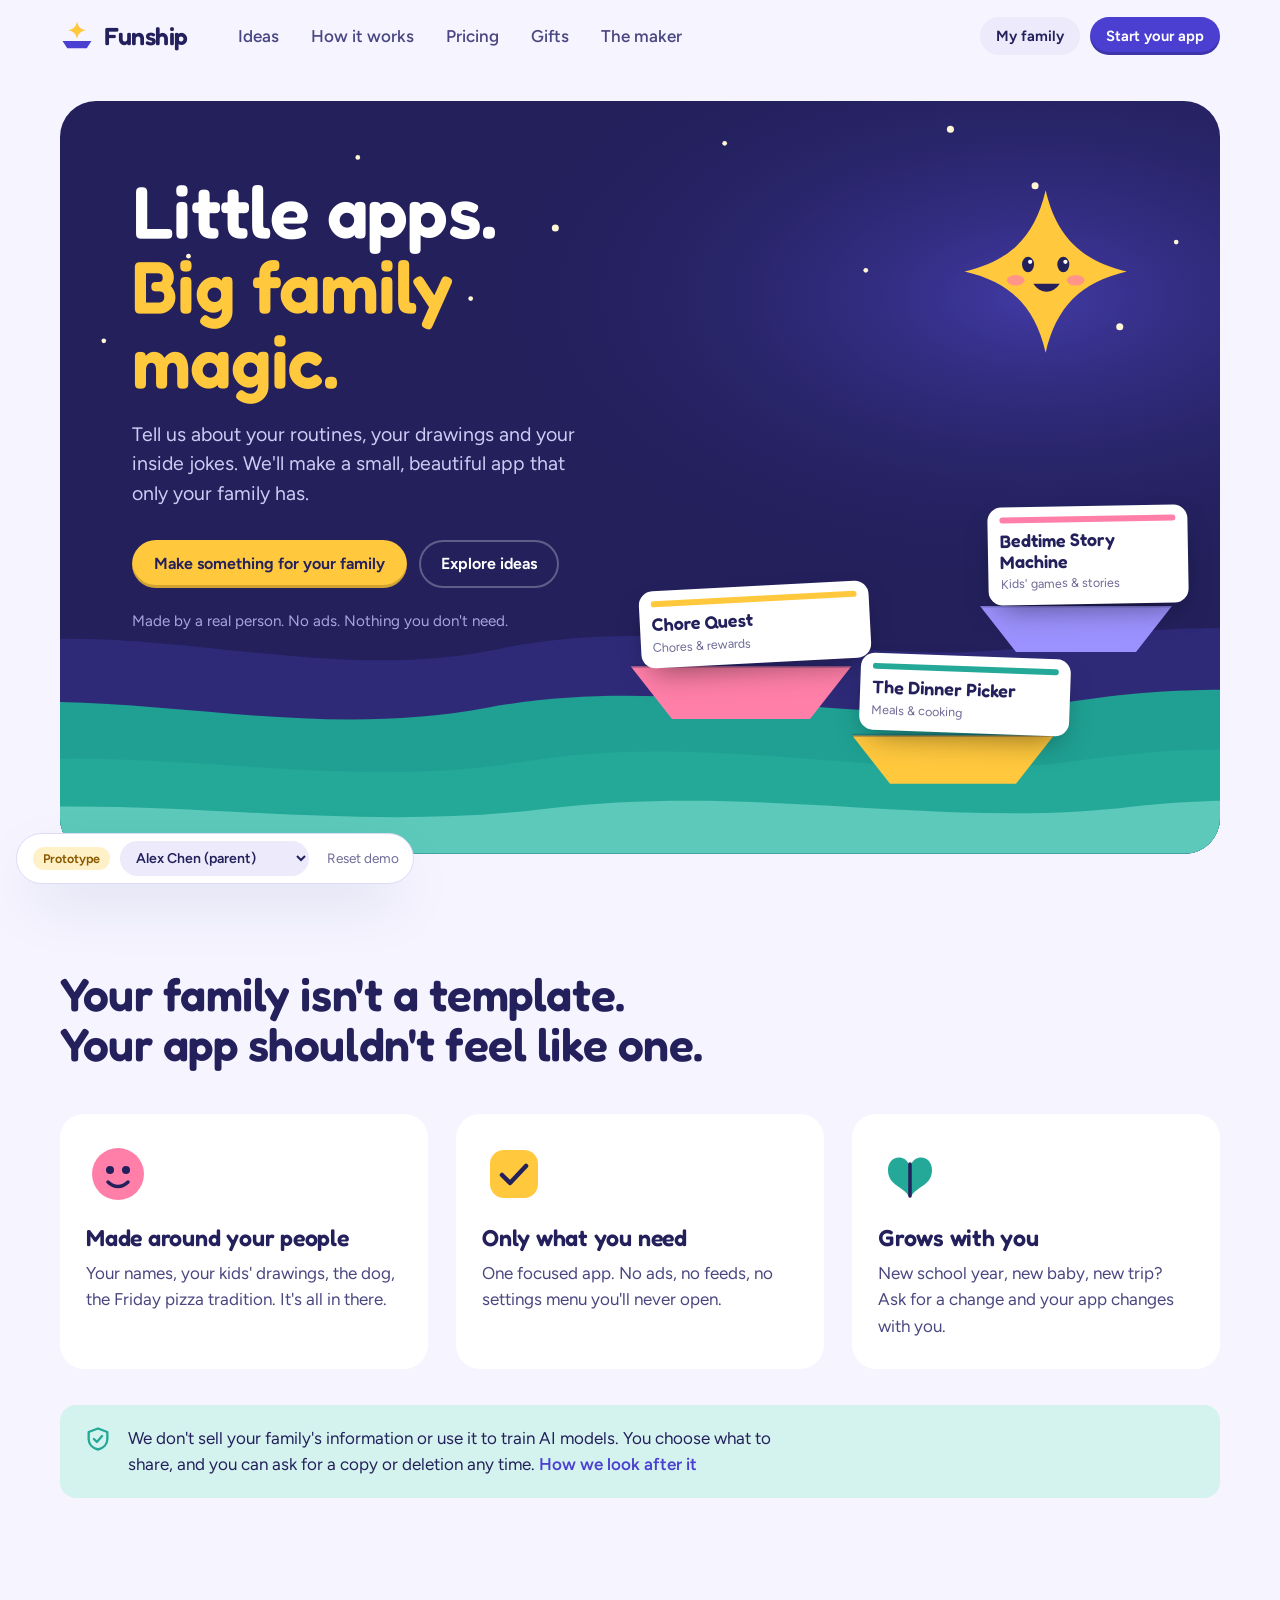
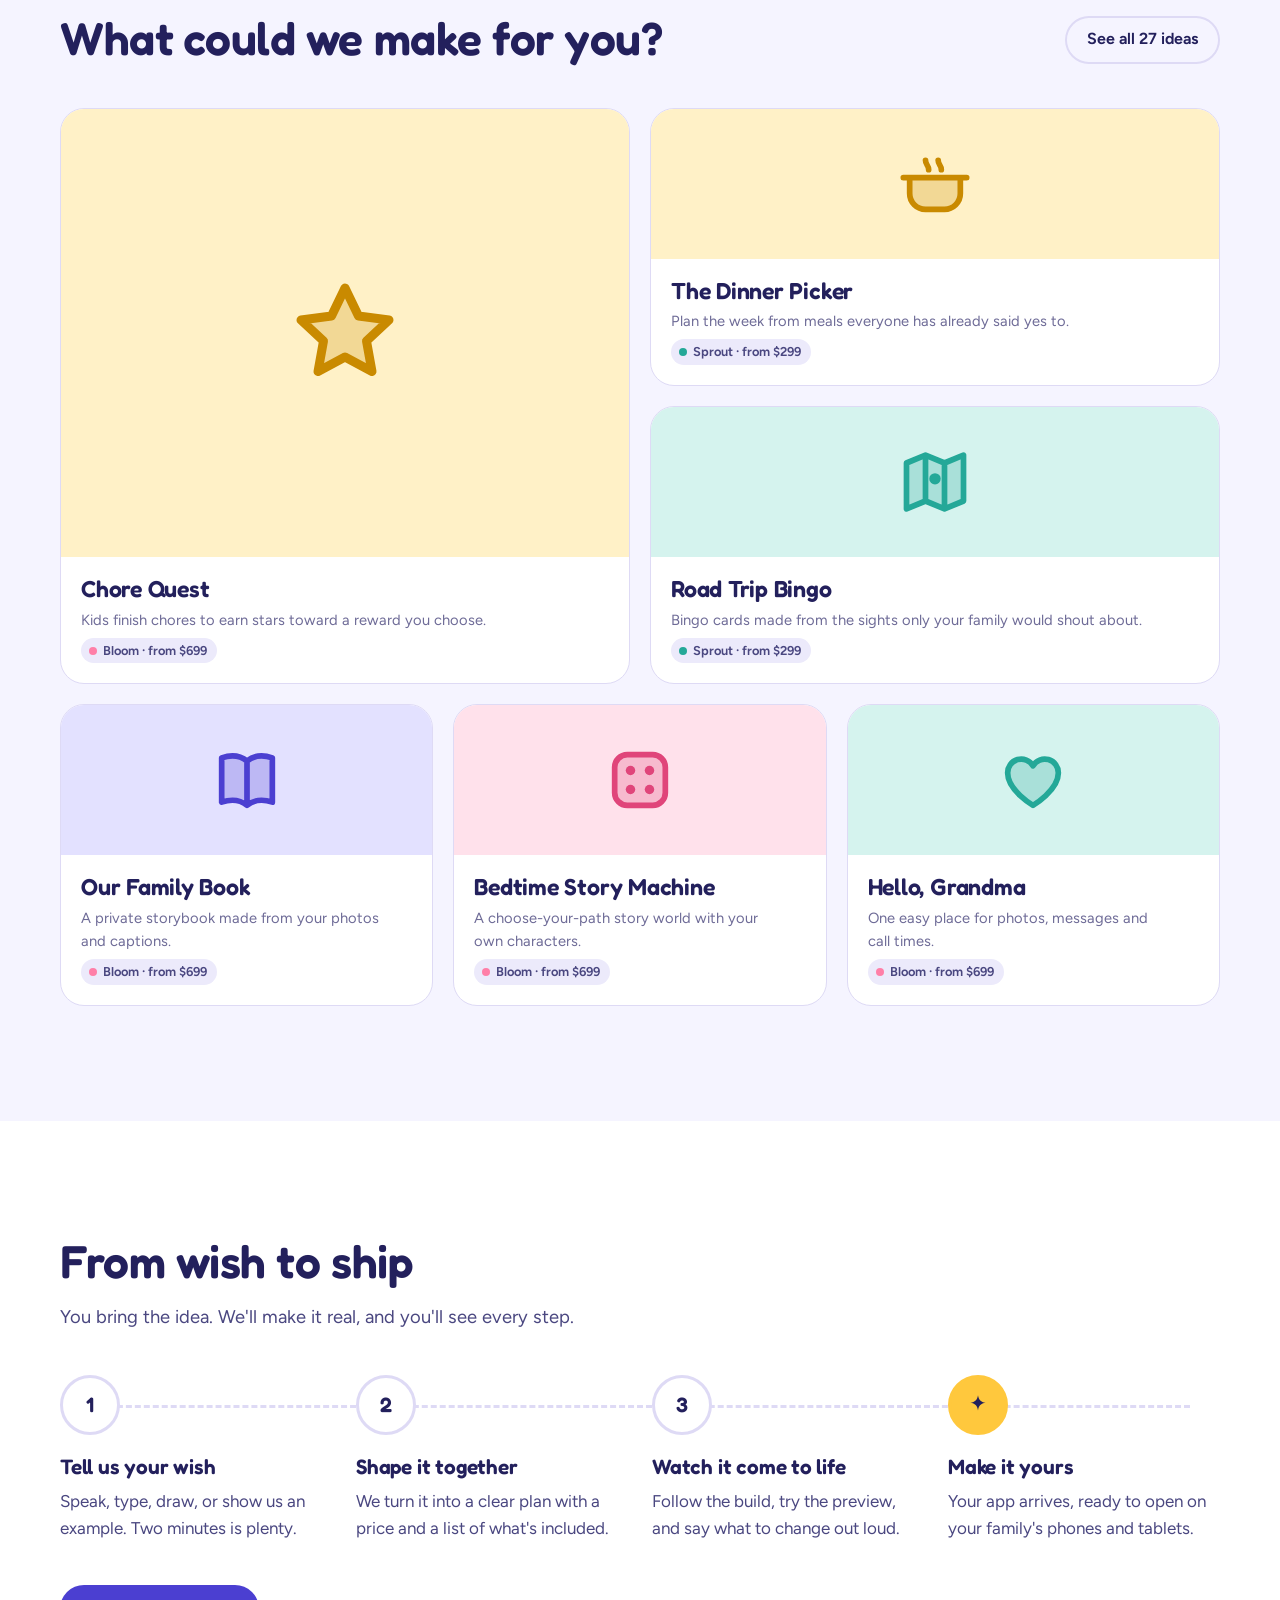
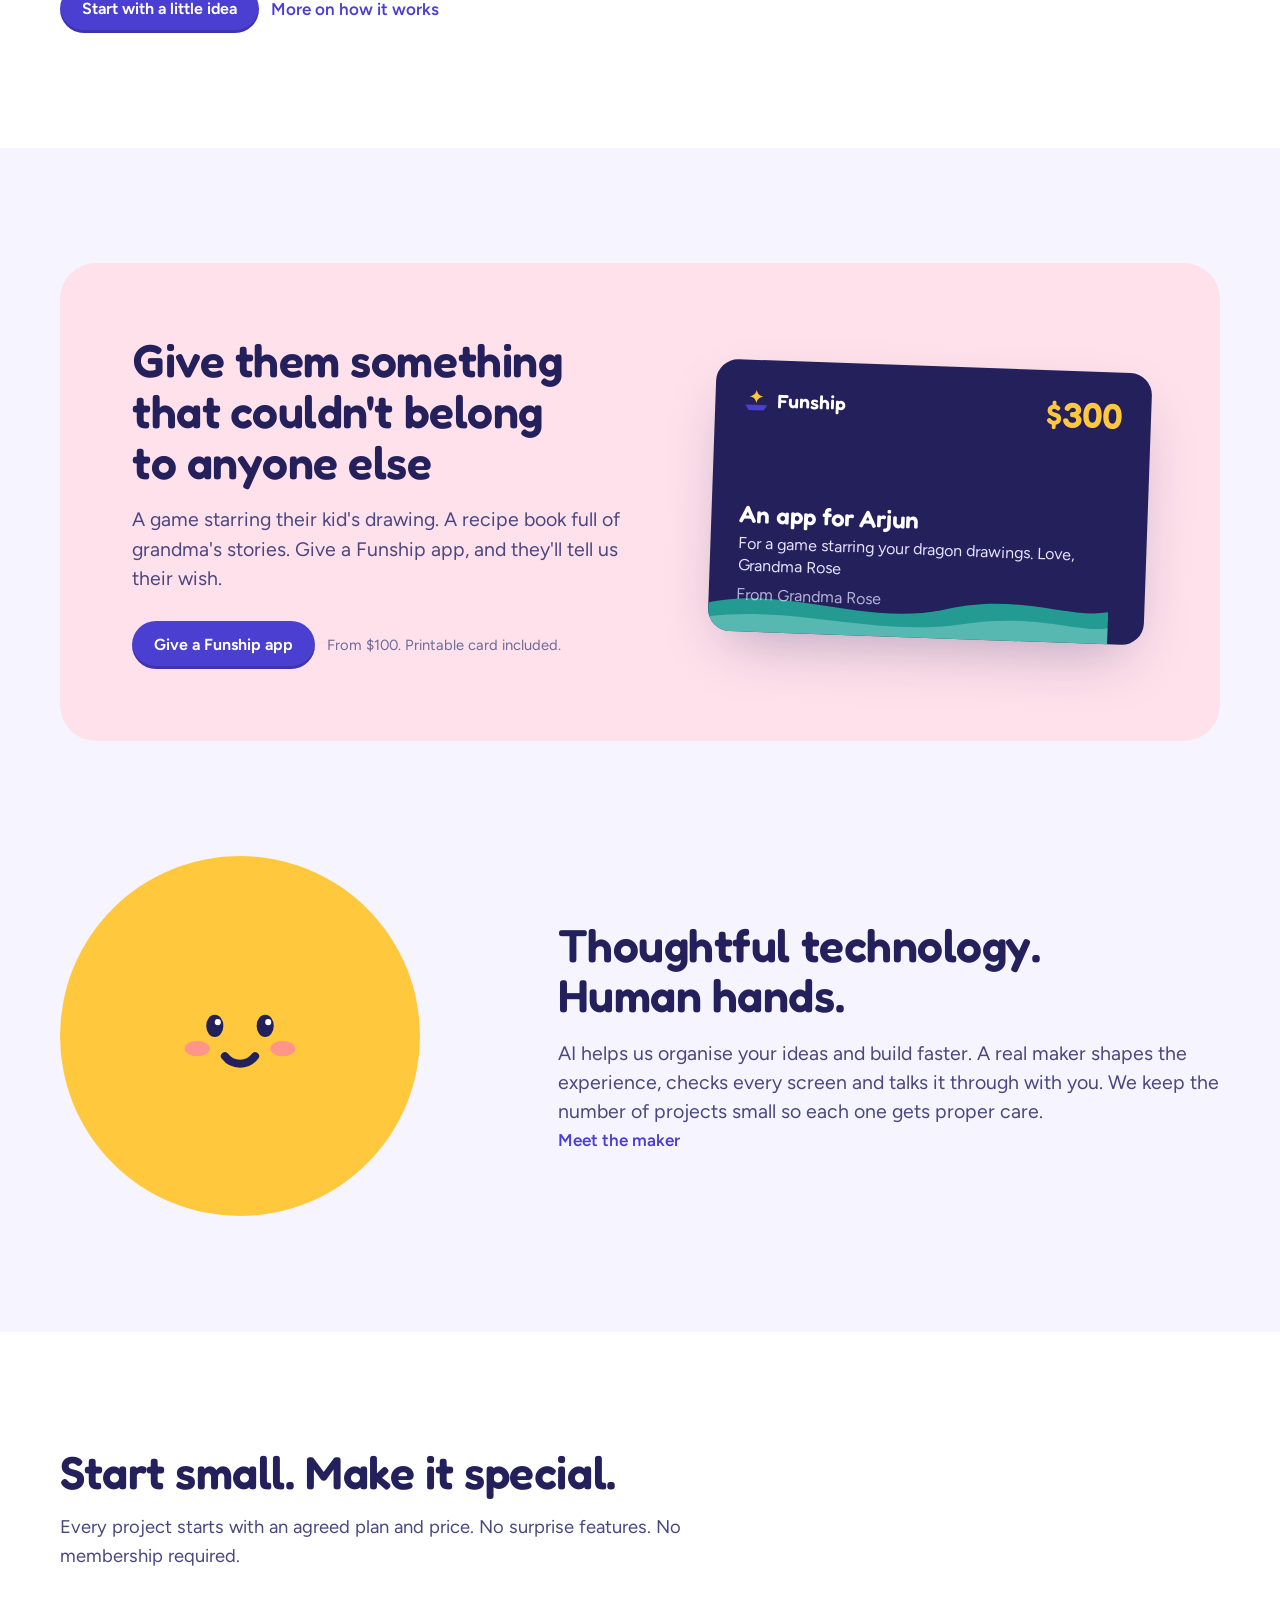
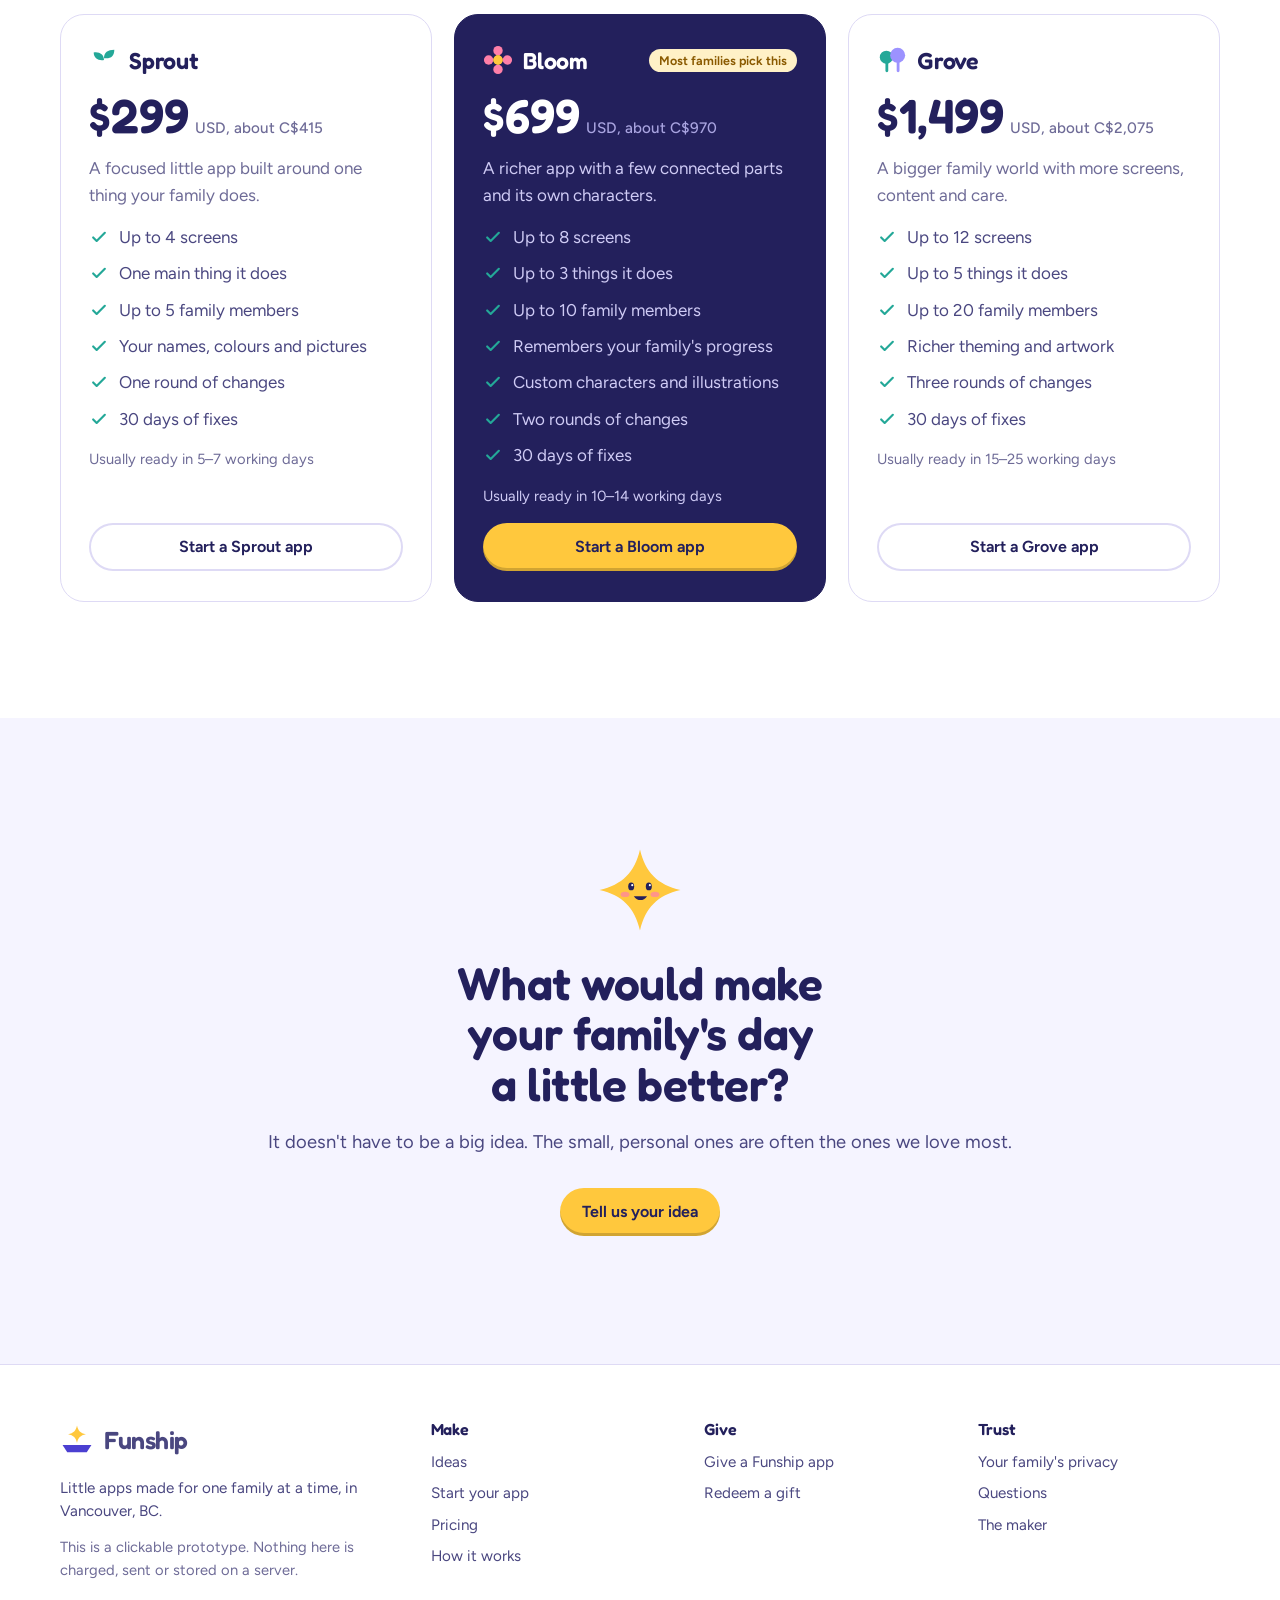
<file: index.html>
<!doctype html>
<!-- Generated by build.py from dev.html. Edit the source files, not this one. -->
<html lang="en">
<head>
  <meta charset="utf-8">
  <meta name="viewport" content="width=device-width, initial-scale=1">
  <title>Funship · Little apps, big family magic</title>
  <meta name="description" content="Custom little apps made for one family at a time.">
  <meta name="theme-color" content="#23205C">
  <link rel="icon" type="image/svg+xml" href="[data-uri]">
  <link rel="icon" type="image/png" sizes="32x32" href="[data-uri]">
  <link rel="apple-touch-icon" href="[data-uri]">
  <link rel="preconnect" href="https://fonts.googleapis.com">
  <link rel="preconnect" href="https://fonts.gstatic.com" crossorigin>
  <link href="https://fonts.googleapis.com/css2?family=Figtree:wght@400;500;600;700&family=Fredoka:wght@500;600;700&display=swap" rel="stylesheet">
  <style>
/* Funship prototype design system */
:root {
  --ink: #23205C;          /* night sky: text + dark panels */
  --ink-2: #4A4780;        /* secondary text */
  --muted: #6E6B97;
  --page: #F5F4FF;         /* cool lavender-white page */
  --surface: #FFFFFF;
  --surface-2: #ECEAFB;
  --line: #DEDAF5;
  --violet: #4B3FD1;       /* primary action */
  --violet-2: #3A2FB8;
  --sun: #FFC83D;          /* the signature highlight */
  --sun-soft: #FFF1C7;
  --lagoon: #24A898;
  --lagoon-soft: #D5F3EE;
  --bubble: #FF7FA8;
  --bubble-soft: #FFE1EB;
  --sky-soft: #E3E1FF;
  --success: #1F7A55;
  --danger: #B3364B;
  --focus: #2E6BE6;

  --display: "Fredoka", ui-rounded, "SF Pro Rounded", "Arial Rounded MT Bold", system-ui, sans-serif;
  --body: "Figtree", system-ui, -apple-system, "Segoe UI", sans-serif;

  --r-sm: 10px; --r-md: 16px; --r-lg: 24px; --r-xl: 36px; --r-pill: 999px;
  --shadow: 0 1px 0 rgba(35,32,92,.04), 0 10px 30px -12px rgba(35,32,92,.18);
  --shadow-pop: 0 24px 60px -20px rgba(35,32,92,.35);
  --ease: cubic-bezier(.2,.8,.2,1);
  --wrap: 1160px;
}

@media (prefers-color-scheme: dark) {
  :root:not([data-theme="light"]) {
    --ink: #F1EFFF; --ink-2: #C9C5EE; --muted: #A29ECC;
    --page: #15133A; --surface: #1F1C4D; --surface-2: #2A2760; --line: #36327A;
    --violet: #9C92FF; --violet-2: #B5ADFF;
    --sun-soft: #3B3420; --lagoon-soft: #173E3B; --bubble-soft: #45213A; --sky-soft: #2B2868;
    --success: #7CD9AE; --danger: #FF9BAE;
  }
}
:root[data-theme="dark"] {
  --ink: #F1EFFF; --ink-2: #C9C5EE; --muted: #A29ECC;
  --page: #15133A; --surface: #1F1C4D; --surface-2: #2A2760; --line: #36327A;
  --violet: #9C92FF; --violet-2: #B5ADFF;
  --sun-soft: #3B3420; --lagoon-soft: #173E3B; --bubble-soft: #45213A; --sky-soft: #2B2868;
  --success: #7CD9AE; --danger: #FF9BAE;
}

* { box-sizing: border-box; }
html { -webkit-text-size-adjust: 100%; }
body {
  margin: 0; background: var(--page); color: var(--ink);
  font: 400 17px/1.55 var(--body);
  -webkit-font-smoothing: antialiased;
}
img, svg { display: block; max-width: 100%; }
a { color: inherit; }
button { font: inherit; color: inherit; }
:focus-visible { outline: 3px solid var(--focus); outline-offset: 3px; border-radius: 6px; }
.sr { position: absolute; width: 1px; height: 1px; overflow: hidden; clip: rect(0 0 0 0); white-space: nowrap; }

h1, h2, h3, h4 { font-family: var(--display); font-weight: 600; letter-spacing: -0.01em; margin: 0; line-height: 1.1; text-wrap: balance; }
h1 { font-size: clamp(2.6rem, 6vw, 4.6rem); line-height: 1.02; font-weight: 600; }
h2 { font-size: clamp(2rem, 3.6vw, 3rem); }
h3 { font-size: 1.45rem; line-height: 1.2; }
h4 { font-size: 1.15rem; }
p { margin: 0; max-width: 62ch; text-wrap: pretty; }
.lede { font-size: 1.22rem; color: var(--ink-2); line-height: 1.5; }
.small { font-size: .92rem; }
.muted { color: var(--muted); }

.wrap { width: min(var(--wrap), 100% - 32px); margin-inline: auto; }
.stack > * + * { margin-top: var(--gap, 16px); }
.row { display: flex; gap: 12px; flex-wrap: wrap; align-items: center; }

/* Buttons */
.btn {
  --bg: var(--violet); --fg: #fff;
  display: inline-flex; align-items: center; justify-content: center; gap: 10px;
  min-height: 48px; padding: 0 22px; border-radius: var(--r-pill); border: 0;
  background: var(--bg); color: var(--fg); font-weight: 650; font-size: 1rem;
  text-decoration: none; cursor: pointer;
  transition: transform .16s var(--ease), background .16s var(--ease), box-shadow .16s var(--ease);
  box-shadow: inset 0 -3px 0 rgba(0,0,0,.18);
}
:root[data-theme="dark"] .btn, .btn { }
.btn:hover { background: var(--violet-2); transform: translateY(-1px); }
.btn:active { transform: translateY(1px); box-shadow: inset 0 -1px 0 rgba(0,0,0,.18); }
.btn.sun { --bg: var(--sun); --fg: #23205C; }
.btn.sun:hover { background: #FFBA14; }
.btn.ghost { --bg: transparent; --fg: var(--ink); box-shadow: inset 0 0 0 2px var(--line); }
.btn.ghost:hover { background: var(--surface-2); }
.btn.quiet { --bg: var(--surface-2); --fg: var(--ink); box-shadow: none; }
.btn.quiet:hover { background: var(--sky-soft); }
.btn.small { min-height: 38px; padding: 0 16px; font-size: .92rem; }
.btn[disabled] { opacity: .45; cursor: not-allowed; transform: none; }
@media (prefers-color-scheme: dark) { :root:not([data-theme="light"]) .btn:not(.sun):not(.ghost):not(.quiet) { --fg: #15133A; } }
:root[data-theme="dark"] .btn:not(.sun):not(.ghost):not(.quiet) { --fg: #15133A; }

.link { color: var(--violet); font-weight: 600; text-decoration: none; background: none; border: 0; padding: 0; cursor: pointer; }
.link:hover { text-decoration: underline; text-underline-offset: 3px; }

/* Header */
.site-head { position: sticky; top: 0; z-index: 30; background: color-mix(in srgb, var(--page) 88%, transparent); backdrop-filter: blur(12px); border-bottom: 1px solid transparent; transition: border-color .2s; }
.site-head.scrolled { border-bottom-color: var(--line); }
.site-head .wrap { display: flex; align-items: center; gap: 28px; height: 72px; }
.logo { display: inline-flex; align-items: center; gap: 10px; text-decoration: none; font-family: var(--display); font-weight: 600; font-size: 1.55rem; letter-spacing: -0.02em; }
.logo svg { width: 34px; height: 34px; }
.nav { display: flex; gap: 4px; margin-left: 8px; }
.nav a { padding: 8px 14px; border-radius: var(--r-pill); text-decoration: none; font-weight: 550; color: var(--ink-2); }
.nav a:hover, .nav a[aria-current="page"] { background: var(--surface-2); color: var(--ink); }
.head-actions { margin-left: auto; display: flex; gap: 10px; align-items: center; }
.menu-btn { display: none; }
@media (max-width: 880px) {
  .nav { display: none; }
  .menu-btn { display: inline-flex; }
  .nav.open { display: flex; flex-direction: column; position: absolute; top: 72px; left: 0; right: 0; background: var(--page); padding: 12px 16px 20px; border-bottom: 1px solid var(--line); }
  .head-actions .btn.hide-sm { display: none; }
}

/* Hero: the harbour */
.hero { padding: 28px 0 0; }
.harbour {
  position: relative; border-radius: var(--r-xl); overflow: hidden;
  background: #23205C; color: #fff; min-height: 640px;
  display: grid; grid-template-columns: 1.05fr 1fr; align-items: stretch;
  isolation: isolate;
}
.harbour-copy { padding: clamp(32px, 6vw, 72px); padding-bottom: 220px; position: relative; z-index: 2; }
.harbour-copy h1 { color: #fff; }
.harbour-copy h1 .line2 { display: block; color: var(--sun); }
.harbour-copy .lede { color: #CFCBF5; margin-top: 22px; }
.harbour-copy .row { margin-top: 32px; }
.harbour-copy .trust { margin-top: 22px; color: #A9A4E0; font-size: .95rem; }
.harbour .btn.ghost { --fg: #fff; box-shadow: inset 0 0 0 2px rgba(255,255,255,.28); }
.harbour .btn.ghost:hover { background: rgba(255,255,255,.08); }
.harbour-art { position: absolute; inset: 0; z-index: 1; pointer-events: none; }
.harbour-art svg { width: 100%; height: 100%; }
.boats { position: absolute; left: 0; right: 0; bottom: 0; height: 100%; z-index: 3; pointer-events: none; }
.boat { position: absolute; bottom: var(--b); left: var(--x); width: var(--w); pointer-events: auto; animation: sail-in 1.6s var(--ease) both, bob 5s ease-in-out 1.6s infinite; animation-delay: var(--d), calc(var(--d) + 1.6s); }
.boat a { display: block; text-decoration: none; color: inherit; }
.boat-card {
  background: #fff; color: #23205C; border-radius: 14px; padding: 10px 12px 11px; width: 100%;
  box-shadow: 0 14px 30px -12px rgba(0,0,0,.5); transform: rotate(var(--r, -2deg));
  transition: transform .2s var(--ease);
}
.boat a:hover .boat-card, .boat a:focus-visible .boat-card { transform: rotate(0deg) translateY(-4px); }
.boat-card .bc-name { font-family: var(--display); font-weight: 600; font-size: 1rem; line-height: 1.15; }
.boat-card .bc-meta { font-size: .78rem; color: #6E6B97; margin-top: 2px; }
.boat-card .bc-strip { height: 6px; border-radius: 6px; margin-bottom: 8px; background: var(--c); }
.boat-hull { width: 112%; margin-left: -6%; margin-top: -6px; }
@keyframes sail-in { from { transform: translateX(-60vw); opacity: 0; } to { transform: none; opacity: 1; } }
@keyframes bob { 0%,100% { translate: 0 0; rotate: 0deg; } 50% { translate: 0 -6px; rotate: 1.2deg; } }
.pip-float { animation: pip 6s ease-in-out infinite; transform-origin: center; transform-box: fill-box; }
@keyframes pip { 0%,100% { transform: translateY(0) rotate(-4deg); } 50% { transform: translateY(-10px) rotate(4deg); } }
.twinkle { animation: tw 3.4s ease-in-out infinite; }
@keyframes tw { 0%,100% { opacity: .9 } 50% { opacity: .25 } }
@media (max-width: 900px) {
  .harbour { grid-template-columns: 1fr; min-height: 0; }
  .harbour-copy { padding-bottom: 300px; }
}
@media (max-width: 560px) { .harbour-copy { padding-bottom: 330px; } }

/* Sections */
section.band { padding: clamp(64px, 9vw, 120px) 0; }
.section-head { display: grid; gap: 16px; margin-bottom: 44px; }
.section-head p { color: var(--ink-2); font-size: 1.15rem; }

/* "Not a template" — three handwritten-feel notes */
.notes { display: grid; grid-template-columns: repeat(3, 1fr); gap: 28px; }
.note { padding: 28px 26px 30px; border-radius: var(--r-lg); background: var(--surface); position: relative; }
.note h3 { margin: 18px 0 8px; }
.note p { color: var(--ink-2); }
.note .blob { width: 64px; height: 64px; }
@media (max-width: 860px) { .notes { grid-template-columns: 1fr; } }

.privacy-strip { margin-top: 36px; display: flex; gap: 16px; align-items: flex-start; padding: 20px 24px; border-radius: var(--r-md); background: var(--lagoon-soft); color: var(--ink); }
.privacy-strip svg { flex: none; width: 28px; height: 28px; color: var(--lagoon); }

/* Idea shelf (home) */
.shelf { display: grid; grid-template-columns: repeat(6, 1fr); gap: 20px; }
.shelf .idea-tile:nth-child(1) { grid-column: span 3; grid-row: span 2; }
.shelf .idea-tile:nth-child(2), .shelf .idea-tile:nth-child(3) { grid-column: span 3; }
.shelf .idea-tile:nth-child(n+4) { grid-column: span 2; }
@media (max-width: 860px) { .shelf { grid-template-columns: 1fr 1fr; } .shelf .idea-tile { grid-column: span 1 !important; grid-row: auto !important; } }
@media (max-width: 520px) { .shelf { grid-template-columns: 1fr; } }

.idea-tile {
  --c: var(--sky-soft); --c-ink: var(--violet);
  display: flex; flex-direction: column; text-decoration: none; color: inherit;
  border-radius: var(--r-lg); background: var(--surface); overflow: hidden;
  transition: transform .18s var(--ease), box-shadow .18s var(--ease);
  border: 1px solid var(--line);
}
.idea-tile:hover { transform: translateY(-3px); box-shadow: var(--shadow); }
.idea-tile .art { background: var(--c); min-height: 150px; display: grid; place-items: center; position: relative; flex: 1; }
.idea-tile .art svg { width: 76px; height: 76px; color: var(--c-ink); }
.idea-tile.big .art svg { width: 120px; height: 120px; }
.idea-tile .body { padding: 18px 20px 20px; display: grid; gap: 6px; }
.idea-tile .meta { font-size: .85rem; color: var(--muted); display: flex; gap: 10px; flex-wrap: wrap; }
.c-lagoon { --c: var(--lagoon-soft); --c-ink: var(--lagoon); }
.c-sun { --c: var(--sun-soft); --c-ink: #C98A00; }
.c-bubble { --c: var(--bubble-soft); --c-ink: #E0457A; }
.c-sky { --c: var(--sky-soft); --c-ink: var(--violet); }

.tier-chip { display: inline-flex; align-items: center; gap: 6px; font-size: .8rem; font-weight: 650; padding: 3px 10px 3px 8px; border-radius: var(--r-pill); background: var(--surface-2); color: var(--ink-2); }
.tier-chip i { width: 8px; height: 8px; border-radius: 50%; background: var(--lagoon); }
.tier-chip.bloom i { background: var(--bubble); }
.tier-chip.grove i { background: var(--violet); }

/* How it works: a voyage line */
.voyage { position: relative; display: grid; grid-template-columns: repeat(4, 1fr); gap: 24px; }
.voyage::before { content: ""; position: absolute; top: 30px; left: 30px; right: 30px; border-top: 3px dashed var(--line); z-index: 0; }
.voyage li { list-style: none; position: relative; z-index: 1; }
.voyage .stop { width: 60px; height: 60px; border-radius: 50%; display: grid; place-items: center; background: var(--surface); border: 3px solid var(--line); font-family: var(--display); font-weight: 600; font-size: 1.3rem; }
.voyage li:last-child .stop { background: var(--sun); border-color: var(--sun); color: #23205C; }
.voyage h3 { margin: 20px 0 8px; font-size: 1.3rem; }
.voyage p { color: var(--ink-2); }
ol.voyage { padding: 0; margin: 0; }
@media (max-width: 860px) {
  .voyage { grid-template-columns: 1fr; gap: 28px; }
  .voyage::before { top: 30px; bottom: 30px; left: 29px; right: auto; border-top: 0; border-left: 3px dashed var(--line); }
  .voyage li { display: grid; grid-template-columns: 60px 1fr; column-gap: 20px; }
  .voyage h3 { margin-top: 6px; }
  .voyage p { grid-column: 2; }
}

/* Gift band */
.gift-band { background: var(--bubble-soft); border-radius: var(--r-xl); padding: clamp(32px, 6vw, 72px); display: grid; grid-template-columns: 1.1fr .9fr; gap: 48px; align-items: center; }
.gift-band .lede { margin: 18px 0 28px; }
@media (max-width: 860px) { .gift-band { grid-template-columns: 1fr; } }

.gift-card-preview {
  aspect-ratio: 1.6; border-radius: 22px; padding: 26px 28px; position: relative; overflow: hidden;
  background: #23205C; color: #fff; box-shadow: var(--shadow-pop); transform: rotate(2deg);
  display: flex; flex-direction: column; justify-content: space-between;
}
.gift-card-preview .gc-top { display: flex; justify-content: space-between; align-items: flex-start; }
.gift-card-preview .gc-logo { display: flex; gap: 8px; align-items: center; font-family: var(--display); font-weight: 600; font-size: 1.2rem; }
.gift-card-preview .gc-logo svg { width: 26px; }
.gift-card-preview .gc-amt { font-family: var(--display); font-size: 2.2rem; font-weight: 600; color: var(--sun); line-height: 1; }
.gift-card-preview .gc-msg { font-size: 1rem; line-height: 1.4; color: #E6E3FF; max-width: 34ch; }
.gift-card-preview .gc-for { font-family: var(--display); font-size: 1.5rem; font-weight: 600; }
.gift-card-preview .gc-wave { position: absolute; left: 0; right: 0; bottom: -2px; height: 60px; z-index: 0; opacity: .9; }
.gift-card-preview > * { position: relative; z-index: 1; }

/* Human section */
.maker { display: grid; grid-template-columns: .8fr 1.2fr; gap: 56px; align-items: center; }
.maker-portrait { aspect-ratio: 1; border-radius: 50%; background: var(--sun); display: grid; place-items: center; position: relative; max-width: 360px; }
.maker-portrait svg { width: 70%; }
@media (max-width: 860px) { .maker { grid-template-columns: 1fr; } .maker-portrait { max-width: 240px; } }

/* Pricing */
.tiers { display: grid; grid-template-columns: repeat(3, 1fr); gap: 22px; align-items: stretch; }
.tier { background: var(--surface); border-radius: var(--r-lg); padding: 30px 28px; display: flex; flex-direction: column; gap: 16px; border: 1px solid var(--line); }
.tier.featured { background: #23205C; color: #fff; border-color: #23205C; }
.tier.featured .muted, .tier.featured li { color: #CFCBF5; }
.tier .price { font-family: var(--display); font-size: 3rem; font-weight: 600; line-height: 1; }
.tier .price small { font-family: var(--body); font-size: .95rem; font-weight: 500; color: var(--muted); margin-left: 6px; }
.tier.featured .price small { color: #A9A4E0; }
.tier ul { list-style: none; padding: 0; margin: 0; display: grid; gap: 10px; }
.tier li { display: grid; grid-template-columns: 22px 1fr; gap: 8px; color: var(--ink-2); }
.tier li svg { width: 20px; height: 20px; color: var(--lagoon); margin-top: 3px; }
.tier .btn { margin-top: auto; }
.tier-name { display: flex; align-items: center; gap: 10px; }
.tier-name svg { width: 30px; height: 30px; }
@media (max-width: 900px) { .tiers { grid-template-columns: 1fr; } }

/* Final CTA */
.final { text-align: center; padding: clamp(72px, 10vw, 130px) 0; }
.final h2 { max-width: 18ch; margin: 0 auto; }
.final p { margin: 18px auto 32px; color: var(--ink-2); font-size: 1.15rem; }

/* Footer */
.site-foot { background: var(--surface); border-top: 1px solid var(--line); padding: 56px 0 120px; font-size: .95rem; color: var(--ink-2); }
.site-foot .wrap { display: grid; grid-template-columns: 1.4fr 1fr 1fr 1fr; gap: 32px; }
.site-foot h4 { font-size: 1rem; margin-bottom: 12px; color: var(--ink); }
.site-foot ul { list-style: none; margin: 0; padding: 0; display: grid; gap: 8px; }
.site-foot a { text-decoration: none; }
.site-foot a:hover { color: var(--violet); }
@media (max-width: 760px) { .site-foot .wrap { grid-template-columns: 1fr 1fr; } }

/* Page header (inner pages) */
.page-head { padding: 56px 0 32px; display: grid; gap: 16px; }
.crumb { font-size: .92rem; color: var(--muted); }
.crumb a { color: var(--muted); }

/* Ideas gallery */
.filters { display: flex; gap: 8px; flex-wrap: wrap; margin-bottom: 18px; }
.pill { min-height: 40px; padding: 0 16px; border-radius: var(--r-pill); border: 2px solid var(--line); background: var(--surface); cursor: pointer; font-weight: 600; color: var(--ink-2); }
.pill:hover { border-color: var(--violet); color: var(--ink); }
.pill[aria-pressed="true"] { background: var(--ink); border-color: var(--ink); color: var(--page); }
.grid-ideas { display: grid; grid-template-columns: repeat(auto-fill, minmax(260px, 1fr)); gap: 20px; }
.cat-group + .cat-group { margin-top: 56px; }
.cat-group h2 { font-size: 1.6rem; margin-bottom: 18px; display: flex; gap: 12px; align-items: center; }
.cat-group h2 .dot { width: 14px; height: 14px; border-radius: 50%; background: var(--c-ink); }

/* Idea detail */
.idea-hero { display: grid; grid-template-columns: 1fr 1fr; gap: 48px; align-items: center; padding: 24px 0 40px; }
.mock-phone { width: 300px; max-width: 100%; margin: 0 auto; aspect-ratio: 9/18.5; border-radius: 42px; background: #23205C; padding: 12px; box-shadow: var(--shadow-pop); }
.mock-screen { width: 100%; height: 100%; border-radius: 32px; overflow: hidden; background: var(--c); display: flex; flex-direction: column; color: #23205C; }
.facts { display: grid; grid-template-columns: repeat(3, 1fr); gap: 1px; background: var(--line); border-radius: var(--r-md); overflow: hidden; margin: 24px 0; }
.facts > div { background: var(--surface); padding: 16px 18px; }
.facts dt { font-size: .85rem; color: var(--muted); }
.facts dd { margin: 4px 0 0; font-weight: 650; }
@media (max-width: 860px) { .idea-hero { grid-template-columns: 1fr; } }

.checklist { list-style: none; padding: 0; margin: 0; display: grid; gap: 10px; }
.checklist li { display: grid; grid-template-columns: 24px 1fr; gap: 10px; }
.checklist svg { width: 22px; height: 22px; color: var(--lagoon); margin-top: 2px; }

.callout { padding: 18px 20px; border-radius: var(--r-md); background: var(--surface-2); color: var(--ink-2); font-size: .97rem; }

/* Forms */
.field { display: grid; gap: 8px; }
.field label, .field .label { font-weight: 650; }
.field .hint { font-size: .9rem; color: var(--muted); margin-top: -4px; }
.input, textarea.input, select.input {
  width: 100%; min-height: 50px; padding: 12px 16px; border-radius: var(--r-md);
  border: 2px solid var(--line); background: var(--surface); color: var(--ink); font: inherit;
  transition: border-color .15s;
}
textarea.input { min-height: 140px; resize: vertical; line-height: 1.5; }
.input:hover { border-color: color-mix(in srgb, var(--violet) 40%, var(--line)); }
.input:focus { outline: none; border-color: var(--violet); box-shadow: 0 0 0 4px color-mix(in srgb, var(--violet) 18%, transparent); }
.choice-grid { display: grid; grid-template-columns: repeat(auto-fill, minmax(180px, 1fr)); gap: 12px; }
.choice { position: relative; }
.choice input { position: absolute; opacity: 0; }
.choice span { display: flex; min-height: 64px; padding: 14px 16px; border-radius: var(--r-md); border: 2px solid var(--line); background: var(--surface); font-weight: 600; align-items: center; gap: 10px; cursor: pointer; transition: border-color .15s, background .15s; }
.choice span:hover { border-color: var(--violet); }
.choice input:checked + span { border-color: var(--violet); background: var(--sky-soft); }
.choice input:focus-visible + span { outline: 3px solid var(--focus); outline-offset: 2px; }
.choice span svg { width: 22px; height: 22px; flex: none; }

/* Mic */
.mic-wrap { display: flex; gap: 16px; align-items: center; padding: 16px; border-radius: var(--r-lg); background: var(--surface-2); }
.mic {
  width: 64px; height: 64px; border-radius: 50%; border: 0; background: var(--violet); color: #fff; display: grid; place-items: center; cursor: pointer; flex: none;
  box-shadow: inset 0 -4px 0 rgba(0,0,0,.18); transition: transform .15s var(--ease);
}
.mic svg { width: 28px; height: 28px; }
.mic:hover { transform: scale(1.04); }
.mic.on { background: var(--bubble); color: #23205C; }
.mic.big { width: 112px; height: 112px; }
.mic.big svg { width: 46px; height: 46px; }
.mic-status { font-weight: 600; }
.mic-status small { display: block; font-weight: 400; color: var(--muted); }
.levels { display: flex; gap: 4px; align-items: center; height: 28px; }
.levels i { width: 5px; border-radius: 3px; background: var(--bubble); height: 30%; animation: lv .9s ease-in-out infinite; }
.levels i:nth-child(2){animation-delay:.1s}.levels i:nth-child(3){animation-delay:.25s}.levels i:nth-child(4){animation-delay:.05s}.levels i:nth-child(5){animation-delay:.3s}
@keyframes lv { 0%,100% { height: 25% } 50% { height: 100% } }

/* Wizard */
.wizard { display: grid; grid-template-columns: 260px 1fr; gap: 48px; padding: 40px 0 80px; }
.steps { list-style: none; margin: 0; padding: 0; display: grid; gap: 4px; align-content: start; position: sticky; top: 96px; }
.steps li { display: flex; gap: 12px; align-items: center; padding: 10px 12px; border-radius: var(--r-sm); color: var(--muted); font-weight: 550; }
.steps li .n { width: 28px; height: 28px; border-radius: 50%; display: grid; place-items: center; font-size: .85rem; font-weight: 700; background: var(--surface-2); color: var(--ink-2); flex: none; }
.steps li.done .n { background: var(--lagoon); color: #fff; }
.steps li.current { background: var(--surface); color: var(--ink); box-shadow: var(--shadow); }
.steps li.current .n { background: var(--sun); color: #23205C; }
.wizard-card { background: var(--surface); border-radius: var(--r-xl); padding: clamp(24px, 4vw, 48px); box-shadow: var(--shadow); min-height: 480px; display: flex; flex-direction: column; gap: 24px; }
.wizard-card h2 { font-size: clamp(1.8rem, 3vw, 2.4rem); }
.wizard-nav { margin-top: auto; display: flex; gap: 12px; align-items: center; padding-top: 12px; flex-wrap: wrap; }
.wizard-nav .save { margin-left: auto; font-size: .92rem; color: var(--muted); }
.progress-bar { display: none; height: 8px; border-radius: 8px; background: var(--surface-2); overflow: hidden; }
.progress-bar i { display: block; height: 100%; background: var(--violet); border-radius: 8px; transition: width .3s var(--ease); }
@media (max-width: 860px) { .wizard { grid-template-columns: 1fr; gap: 20px; padding-top: 20px; } .steps { display: none; } .progress-bar { display: block; } }

/* Brief */
.brief { display: grid; gap: 14px; }
.brief-sec { border: 1px solid var(--line); border-radius: var(--r-md); padding: 16px 18px; display: grid; gap: 8px; background: var(--page); }
.brief-sec h4 { display: flex; justify-content: space-between; align-items: center; gap: 12px; }
.tag { display: inline-flex; font-size: .78rem; font-weight: 650; padding: 2px 10px; border-radius: var(--r-pill); background: var(--sun-soft); color: #8A5A00; }
.tag.ok { background: var(--lagoon-soft); color: var(--success); }
.tag.pink { background: var(--bubble-soft); color: #A8255A; }
.tag.violet { background: var(--sky-soft); color: var(--violet); }
.brief-sec [contenteditable] { outline: none; border-radius: 8px; padding: 2px 4px; margin: -2px -4px; }
.brief-sec [contenteditable]:focus { background: var(--surface); box-shadow: 0 0 0 2px var(--violet); }

/* Portal */
.portal { display: grid; grid-template-columns: 240px 1fr; gap: 40px; padding: 32px 0 100px; }
.side { display: grid; gap: 4px; align-content: start; position: sticky; top: 96px; }
.side a { padding: 11px 14px; border-radius: var(--r-sm); text-decoration: none; font-weight: 600; color: var(--ink-2); display: flex; gap: 12px; align-items: center; }
.side a svg { width: 20px; height: 20px; }
.side a:hover { background: var(--surface-2); color: var(--ink); }
.side a[aria-current="page"] { background: var(--surface); color: var(--ink); box-shadow: var(--shadow); }
.side .fam { padding: 4px 14px 16px; }
.side .fam strong { font-family: var(--display); font-size: 1.25rem; font-weight: 600; display: block; }
@media (max-width: 860px) { .portal { grid-template-columns: 1fr; gap: 16px; } .side { position: static; display: flex; overflow-x: auto; gap: 6px; padding-bottom: 4px; } .side .fam { display: none; } .side a { white-space: nowrap; } }

.panel { background: var(--surface); border-radius: var(--r-lg); padding: 24px 26px; border: 1px solid var(--line); }
.panel + .panel { margin-top: 20px; }
.panel h3 { font-size: 1.25rem; }
.panel-head { display: flex; justify-content: space-between; align-items: center; gap: 12px; margin-bottom: 16px; flex-wrap: wrap; }
.grid-2 { display: grid; grid-template-columns: 1fr 1fr; gap: 20px; }
@media (max-width: 860px) { .grid-2 { grid-template-columns: 1fr; } }

.next-up { background: #23205C; color: #fff; border-radius: var(--r-xl); padding: 30px 32px; display: grid; grid-template-columns: 1fr auto; gap: 20px; align-items: center; position: relative; overflow: hidden; }
.next-up .muted { color: #CFCBF5; }
.next-up h2 { color: #fff; font-size: clamp(1.6rem, 3vw, 2.2rem); margin-top: 6px; }
@media (max-width: 680px) { .next-up { grid-template-columns: 1fr; } }

.timeline { list-style: none; padding: 0; margin: 0; display: grid; grid-template-columns: repeat(4, 1fr); gap: 0; position: relative; }
.timeline li { position: relative; padding-top: 44px; padding-right: 12px; }
.timeline li::before { content: ""; position: absolute; top: 15px; left: 0; right: 0; height: 4px; background: var(--surface-2); }
.timeline li:first-child::before { left: 15px; }
.timeline li.done::before, .timeline li.now::before { background: var(--lagoon); }
.timeline li.now::before { background: linear-gradient(90deg, var(--lagoon) 50%, var(--surface-2) 50%); }
.timeline .dot { position: absolute; top: 0; left: 0; width: 34px; height: 34px; border-radius: 50%; background: var(--surface-2); display: grid; place-items: center; border: 4px solid var(--surface); }
.timeline li.done .dot { background: var(--lagoon); color: #fff; }
.timeline li.now .dot { background: var(--sun); }
.timeline .dot svg { width: 16px; height: 16px; }
.timeline strong { display: block; }
.timeline span { font-size: .9rem; color: var(--muted); }
@media (max-width: 680px) {
  .timeline { grid-template-columns: 1fr; gap: 18px; }
  .timeline li { padding: 0 0 0 50px; min-height: 34px; }
  .timeline li::before { top: 34px; bottom: -18px; left: 15px; right: auto; width: 4px; height: auto; }
  .timeline li:last-child::before { display: none; }
  .timeline li.now::before { background: var(--surface-2); }
}

.updates { list-style: none; padding: 0; margin: 0; display: grid; gap: 14px; }
.updates li { display: grid; grid-template-columns: 44px 1fr; gap: 14px; }
.avatar { width: 44px; height: 44px; border-radius: 50%; background: var(--sun); display: grid; place-items: center; font-family: var(--display); font-weight: 600; color: #23205C; flex: none; }
.avatar svg { width: 26px; }
.bubble { background: var(--page); border-radius: 4px 18px 18px 18px; padding: 12px 16px; }
.bubble time { display: block; font-size: .82rem; color: var(--muted); margin-bottom: 2px; }

.list { list-style: none; padding: 0; margin: 0; }
.list li { display: flex; gap: 14px; align-items: center; padding: 14px 0; border-top: 1px solid var(--line); flex-wrap: wrap; }
.list li:first-child { border-top: 0; padding-top: 0; }
.list .grow { flex: 1; min-width: 200px; }

.empty { text-align: center; padding: 48px 20px; display: grid; justify-items: center; gap: 12px; }
.empty svg { width: 80px; height: 80px; }

/* Preview frame */
.preview-frame { border-radius: var(--r-lg); overflow: hidden; border: 1px solid var(--line); background: var(--page); }
.preview-bar { display: flex; align-items: center; gap: 10px; padding: 10px 14px; background: var(--surface-2); font-size: .88rem; color: var(--ink-2); }
.preview-bar .dots { display: flex; gap: 6px; } .preview-bar .dots i { width: 10px; height: 10px; border-radius: 50%; background: var(--line); }
.preview-frame iframe { width: 100%; height: 640px; border: 0; display: block; background: #fff; }

/* Admin */
.admin-body { --wrap: 1320px; }
.kpis { display: grid; grid-template-columns: repeat(4, 1fr); gap: 16px; }
.kpi { background: var(--surface); border: 1px solid var(--line); border-radius: var(--r-md); padding: 18px 20px; text-decoration: none; color: inherit; display: grid; gap: 4px; }
.kpi:hover { border-color: var(--violet); }
.kpi b { font-family: var(--display); font-size: 2.2rem; font-weight: 600; line-height: 1.05; }
.kpi span { color: var(--muted); font-size: .92rem; }
@media (max-width: 900px) { .kpis { grid-template-columns: 1fr 1fr; } }
.table { width: 100%; border-collapse: collapse; font-size: .95rem; }
.table th { text-align: left; font-weight: 650; color: var(--muted); font-size: .85rem; padding: 0 12px 10px; }
.table td { padding: 14px 12px; border-top: 1px solid var(--line); vertical-align: top; }
.table tr:hover td { background: var(--page); }
.table a { font-weight: 650; text-decoration: none; }
.table a:hover { color: var(--violet); }
.scroll-x { overflow-x: auto; }

.board { display: grid; grid-template-columns: repeat(5, minmax(220px, 1fr)); gap: 14px; overflow-x: auto; padding-bottom: 8px; }
.col { background: var(--surface-2); border-radius: var(--r-md); padding: 12px; display: grid; gap: 10px; align-content: start; min-height: 300px; }
.col h4 { font-size: .98rem; display: flex; justify-content: space-between; padding: 4px 4px 2px; }
.col h4 span { color: var(--muted); font-family: var(--body); font-weight: 600; }
.card-fb { background: var(--surface); border-radius: 12px; padding: 14px; display: grid; gap: 8px; box-shadow: 0 1px 2px rgba(35,32,92,.08); font-size: .93rem; }
.card-fb q { quotes: "“" "”"; font-weight: 500; }
.card-fb .meta { font-size: .8rem; color: var(--muted); }

.mock-banner { background: var(--sun); color: #23205C; font-weight: 650; font-size: .88rem; text-align: center; padding: 6px 12px; }

/* Modal / sheet */
.scrim { position: fixed; inset: 0; background: rgba(21,19,58,.5); z-index: 80; display: grid; place-items: center; padding: 16px; animation: fade .2s var(--ease); }
.sheet { background: var(--surface); color: var(--ink); border-radius: var(--r-xl); width: min(560px, 100%); max-height: calc(100vh - 32px); overflow: auto; padding: 32px; box-shadow: var(--shadow-pop); animation: rise .24s var(--ease); position: relative; }
.sheet .x { position: absolute; top: 16px; right: 16px; width: 44px; height: 44px; border-radius: 50%; border: 0; background: var(--surface-2); cursor: pointer; display: grid; place-items: center; }
.sheet .x svg { width: 18px; height: 18px; }
@media (max-width: 560px) { .scrim { place-items: end center; padding: 0; } .sheet { border-radius: 28px 28px 0 0; width: 100%; } }
@keyframes fade { from { opacity: 0 } }
@keyframes rise { from { transform: translateY(24px); opacity: 0 } }

.toast { position: fixed; left: 50%; bottom: 96px; transform: translateX(-50%); background: var(--ink); color: var(--page); padding: 12px 20px; border-radius: var(--r-pill); font-weight: 600; z-index: 90; box-shadow: var(--shadow-pop); animation: rise .2s var(--ease); max-width: calc(100% - 32px); }

/* Demo switcher */
.demo-bar { position: fixed; left: 16px; bottom: 16px; z-index: 70; background: var(--surface); border: 1px solid var(--line); border-radius: var(--r-pill); padding: 6px 6px 6px 16px; display: flex; align-items: center; gap: 10px; box-shadow: var(--shadow-pop); font-size: .88rem; max-width: calc(100% - 32px); }
.demo-bar select { border: 0; background: var(--surface-2); color: var(--ink); border-radius: var(--r-pill); padding: 8px 12px; font: inherit; font-weight: 600; }
.demo-bar .tag { white-space: nowrap; }
.demo-bar button { border: 0; background: none; color: var(--muted); cursor: pointer; padding: 8px; font-size: .85rem; }
@media (max-width: 560px) { .demo-bar .tag { display: none; } }

/* Checkout mock */
.checkout { display: grid; grid-template-columns: 1fr 1fr; gap: 0; border-radius: var(--r-xl); overflow: hidden; background: var(--surface); box-shadow: var(--shadow); }
.checkout > div { padding: 36px; }
.checkout .summary { background: var(--surface-2); }
@media (max-width: 760px) { .checkout { grid-template-columns: 1fr; } }

.celebrate { text-align: center; display: grid; justify-items: center; gap: 16px; padding: 40px 0; }
.celebrate svg.pip { width: 120px; height: 120px; }

@media (prefers-reduced-motion: reduce) {
  *, *::before, *::after { animation-duration: .001ms !important; animation-iteration-count: 1 !important; transition-duration: .001ms !important; }
  .boat { animation: none !important; }
}
.skip:focus { position: fixed; top: 12px; left: 12px; width: auto; height: auto; clip: auto; z-index: 200; background: var(--ink); color: var(--page); padding: 10px 16px; border-radius: 999px; border: 0; }
.btn svg { width: 20px; height: 20px; flex: none; }
.menu-btn { width: 44px; padding: 0; }
.boat-card .bc-name { font-size: 1.12rem; }
@media (max-width: 900px) {
  .boat { width: 44% !important; }
  .boat:nth-child(1) { left: 4% !important; bottom: 110px !important; }
  .boat:nth-child(2) { left: 52% !important; bottom: 56px !important; }
  .boat:nth-child(3) { left: 50% !important; bottom: 176px !important; }
  .boat-card .bc-meta { display: none; }
}
.portal-main { min-width: 0; }
.kv li { flex-wrap: nowrap; justify-content: space-between; }
.kv .grow { min-width: 0; }
.kv b { text-align: right; }
/* Demo delivered app */
.chore-app { min-height: 100vh; background: linear-gradient(#2B2775, #23205C 40%); color: #fff; font-family: var(--body); position: relative; }
.chore-app.embedded { min-height: 0; max-height: 640px; overflow: auto; }
.app-fab { position: fixed; right: max(18px, env(safe-area-inset-right, 0px)); bottom: max(18px, env(safe-area-inset-bottom, 0px)); z-index: 5; }
.chore-app.embedded .app-fab { position: sticky; margin: -84px 18px 18px auto; bottom: 18px; }

</style>
</head>
<body>
  <button class="sr skip" type="button" onclick="var m=document.getElementById('main');if(m){m.setAttribute('tabindex','-1');m.focus();}">Skip to content</button>
  <div id="app"><header class="site-head"><div class="wrap">
      <a class="logo" href="#/"><svg viewBox="0 0 40 40" aria-hidden="true"><path d="M3 26h34l-5.5 8.5h-23z" fill="var(--violet)"></path><path d="M20 3c1.2 6 4 9 10.5 10.3C24 14.6 21.2 17.5 20 23.5c-1.2-6-4-8.9-10.5-10.2C16 12 18.8 9 20 3z" fill="#FFC83D"></path></svg><span>Funship</span></a>
      <nav class="nav" id="nav" aria-label="Main">
        <a href="#/ideas">Ideas</a><a href="#/how-it-works">How it works</a><a href="#/pricing">Pricing</a><a href="#/gifts">Gifts</a><a href="#/about">The maker</a>
      </nav>
      <div class="head-actions"><a class="btn small quiet hide-sm" href="#/portal">My family</a><a class="btn small" href="#/start">Start your app</a>
        <button class="btn small quiet menu-btn" aria-expanded="false" aria-controls="nav" onclick="const n=document.getElementById('nav');const o=n.classList.toggle('open');this.setAttribute('aria-expanded',o)" aria-label="Menu"><svg viewBox="0 0 24 24" aria-hidden="true"><path d="M4 7h16M4 12h16M4 17h16" stroke="currentColor" stroke-width="2.2" stroke-linecap="round"></path></svg></button>
      </div></div></header><main id="main">
      <section class="hero"><div class="wrap"><div class="harbour">
        <div class="harbour-art"><svg viewBox="0 0 1200 640" preserveAspectRatio="xMidYMax slice" aria-hidden="true">
      <defs><radialGradient id="glow" cx="78%" cy="26%" r="40%"><stop offset="0" stop-color="#5A4FE0" stop-opacity=".55"></stop><stop offset="1" stop-color="#23205C" stop-opacity="0"></stop></radialGradient></defs>
      <rect width="1200" height="640" fill="url(#glow)"></rect>
      <circle class="twinkle" style="animation-delay:0s" cx="96" cy="60" r="3" fill="#FFF6D6"></circle><circle class="twinkle" style="animation-delay:0.37s" cx="216" cy="132" r="2" fill="#FFF6D6"></circle><circle class="twinkle" style="animation-delay:0.74s" cx="360" cy="48" r="2" fill="#FFF6D6"></circle><circle class="twinkle" style="animation-delay:1.1099999999999999s" cx="528" cy="108" r="3" fill="#FFF6D6"></circle><circle class="twinkle" style="animation-delay:1.48s" cx="672" cy="36" r="2" fill="#FFF6D6"></circle><circle class="twinkle" style="animation-delay:1.85s" cx="792" cy="144" r="2" fill="#FFF6D6"></circle><circle class="twinkle" style="animation-delay:2.2199999999999998s" cx="936" cy="72" r="3" fill="#FFF6D6"></circle><circle class="twinkle" style="animation-delay:2.59s" cx="1056" cy="120" r="2" fill="#FFF6D6"></circle><circle class="twinkle" style="animation-delay:2.96s" cx="1128" cy="42" r="2" fill="#FFF6D6"></circle><circle class="twinkle" style="animation-delay:0.33000000000000007s" cx="864" cy="24" r="3" fill="#FFF6D6"></circle><circle class="twinkle" style="animation-delay:0.7000000000000002s" cx="456" cy="168" r="2" fill="#FFF6D6"></circle><circle class="twinkle" style="animation-delay:1.0700000000000003s" cx="144" cy="204" r="2" fill="#FFF6D6"></circle><circle class="twinkle" style="animation-delay:1.4399999999999995s" cx="1008" cy="192" r="3" fill="#FFF6D6"></circle>
      <g transform="translate(870 70)"><g class="pip-float"><svg viewBox="0 0 100 100" width="150" height="150">
      <path d="M50 4 C56 30 70 44 96 50 C70 56 56 70 50 96 C44 70 30 56 4 50 C30 44 44 30 50 4Z" fill="#FFC83D" stroke="#23205C" stroke-width="0"></path>
      <ellipse cx="33" cy="55" rx="5" ry="3" fill="#FF7FA8" opacity=".7"></ellipse><ellipse cx="67" cy="55" rx="5" ry="3" fill="#FF7FA8" opacity=".7"></ellipse>
      <ellipse cx="40" cy="46" rx="3.4" ry="4.4" fill="#23205C"></ellipse><ellipse cx="60" cy="46" rx="3.4" ry="4.4" fill="#23205C"></ellipse><circle cx="41.2" cy="44.5" r="1.2" fill="#fff"></circle><circle cx="61.2" cy="44.5" r="1.2" fill="#fff"></circle><path d="M43 57c4 6 11 6 15 0" fill="#23205C"></path>
    </svg></g></g>
      <path d="M0 470 C 160 430 320 500 480 466 C 640 432 800 490 960 460 C 1080 438 1150 455 1200 450 V640 H0Z" fill="#2E2A78"></path>
      <path d="M0 520 C 140 490 300 548 470 516 C 640 484 790 540 960 512 C 1080 492 1150 506 1200 500 V640 H0Z" fill="#1FA092"></path>
      <path d="M0 568 C 170 540 330 590 500 562 C 670 534 820 584 980 560 C 1090 544 1160 556 1200 552 V640 H0Z" fill="#24A898"></path>
      <path d="M0 606 C 180 586 340 624 520 602 C 700 580 860 620 1020 600 C 1110 590 1170 598 1200 596 V640 H0Z" fill="#5CC9BB"></path>
    </svg></div>
        <div class="harbour-copy">
          <h1>Little apps.<span class="line2">Big family magic.</span></h1>
          <p class="lede">Tell us about your routines, your drawings and your inside jokes. We'll make a small, beautiful app that only your family has.</p>
          <div class="row"><a class="btn sun" href="#/start">Make something for your family</a><a class="btn ghost" href="#/ideas">Explore ideas</a></div>
          <p class="trust">Made by a real person. No ads. Nothing you don't need.</p>
        </div>
        <div class="boats"><div class="boat" style="--x:50%;--b:128px;--w:230px;--r:-3deg;--d:.15s;--c:#FFC83D"><a href="#/ideas/chore-quest" aria-label="Chore Quest: see this idea">
        <div class="boat-card"><div class="bc-strip"></div><div class="bc-name">Chore Quest</div><div class="bc-meta">Chores &amp; rewards</div></div><svg class="boat-hull" viewBox="0 0 200 60" aria-hidden="true"><path d="M4 8 H196 L160 54 H40 Z" fill="#FF7FA8"></path><path d="M4 8 H196" stroke="#23205C" stroke-opacity=".25" stroke-width="3"></path></svg></a></div><div class="boat" style="--x:69%;--b:64px;--w:210px;--r:2deg;--d:.35s;--c:#24A898"><a href="#/ideas/dinner-picker" aria-label="The Dinner Picker: see this idea">
        <div class="boat-card"><div class="bc-strip"></div><div class="bc-name">The Dinner Picker</div><div class="bc-meta">Meals &amp; cooking</div></div><svg class="boat-hull" viewBox="0 0 200 60" aria-hidden="true"><path d="M4 8 H196 L160 54 H40 Z" fill="#FFC83D"></path><path d="M4 8 H196" stroke="#23205C" stroke-opacity=".25" stroke-width="3"></path></svg></a></div><div class="boat" style="--x:80%;--b:196px;--w:200px;--r:-1deg;--d:.55s;--c:#FF7FA8"><a href="#/ideas/bedtime-story-machine" aria-label="Bedtime Story Machine: see this idea">
        <div class="boat-card"><div class="bc-strip"></div><div class="bc-name">Bedtime Story Machine</div><div class="bc-meta">Kids' games &amp; stories</div></div><svg class="boat-hull" viewBox="0 0 200 60" aria-hidden="true"><path d="M4 8 H196 L160 54 H40 Z" fill="#9C92FF"></path><path d="M4 8 H196" stroke="#23205C" stroke-opacity=".25" stroke-width="3"></path></svg></a></div></div>
      </div></div></section>

      <section class="band"><div class="wrap">
        <div class="section-head"><h2>Your family isn't a template.<br>Your app shouldn't feel like one.</h2></div>
        <div class="notes">
          <div class="note"><svg class="blob" viewBox="0 0 64 64" aria-hidden="true"><circle cx="32" cy="32" r="26" fill="#FF7FA8"></circle><circle cx="24" cy="28" r="4" fill="#23205C"></circle><circle cx="40" cy="28" r="4" fill="#23205C"></circle><path d="M22 40c6 6 14 6 20 0" stroke="#23205C" stroke-width="3.5" fill="none" stroke-linecap="round"></path></svg><h3>Made around your people</h3><p>Your names, your kids' drawings, the dog, the Friday pizza tradition. It's all in there.</p></div>
          <div class="note"><svg class="blob" viewBox="0 0 64 64" aria-hidden="true"><rect x="8" y="8" width="48" height="48" rx="14" fill="#FFC83D"></rect><path d="M20 33l8 8 16-17" stroke="#23205C" stroke-width="4.5" fill="none" stroke-linecap="round" stroke-linejoin="round"></path></svg><h3>Only what you need</h3><p>One focused app. No ads, no feeds, no settings menu you'll never open.</p></div>
          <div class="note"><svg class="blob" viewBox="0 0 64 64" aria-hidden="true"><path d="M32 56c-6-12-22-12-22-28 0-8 6-14 14-12 4 1 6 4 8 8 2-4 4-7 8-8 8-2 14 4 14 12 0 16-16 16-22 28z" fill="#24A898"></path><path d="M32 54V22" stroke="#23205C" stroke-width="3.5" stroke-linecap="round"></path></svg><h3>Grows with you</h3><p>New school year, new baby, new trip? Ask for a change and your app changes with you.</p></div>
        </div>
        <div class="privacy-strip"><svg viewBox="0 0 24 24" aria-hidden="true"><path d="M12 3l8 3v6c0 4.6-3.3 8-8 9-4.7-1-8-4.4-8-9V6z" fill="none" stroke="currentColor" stroke-width="2" stroke-linejoin="round"></path><path d="M8.5 12l2.5 2.5 4.5-5" fill="none" stroke="currentColor" stroke-width="2" stroke-linecap="round" stroke-linejoin="round"></path></svg><p>We don't sell your family's information or use it to train AI models. You choose what to share, and you can ask for a copy or deletion any time. <a class="link" href="#/privacy">How we look after it</a></p></div>
      </div></section>

      <section class="band" style="padding-top:0"><div class="wrap">
        <div class="section-head" style="grid-template-columns:1fr auto;align-items:end"><h2>What could we make for you?</h2><a class="btn ghost" href="#/ideas">See all 27 ideas</a></div>
        <div class="shelf"><a class="idea-tile c-sun big" href="#/ideas/chore-quest">
      <div class="art"><svg viewBox="0 0 24 24" aria-hidden="true"><path d="M12 3l2.7 5.6 6.1.8-4.5 4.2 1.1 6.1L12 16.8 6.6 19.7l1.1-6.1L3.2 9.4l6.1-.8z" fill="currentColor" opacity=".25"></path><path d="M12 3l2.7 5.6 6.1.8-4.5 4.2 1.1 6.1L12 16.8 6.6 19.7l1.1-6.1L3.2 9.4l6.1-.8z" fill="none" stroke="currentColor" stroke-width="1.8" stroke-linejoin="round"></path></svg></div>
      <div class="body"><h3>Chore Quest</h3><p class="muted small">Kids finish chores to earn stars toward a reward you choose.</p>
      <div class="meta"><span class="tier-chip bloom"><i></i>Bloom · from $699</span></div></div></a><a class="idea-tile c-sun" href="#/ideas/dinner-picker">
      <div class="art"><svg viewBox="0 0 24 24" aria-hidden="true"><path d="M4 10h16v5a5 5 0 01-5 5H9a5 5 0 01-5-5z" fill="currentColor" opacity=".25"></path><path d="M4 10h16v5a5 5 0 01-5 5H9a5 5 0 01-5-5zM2 10h20M9 4.5c0 1.5 1 1.5 1 3M13 4.5c0 1.5 1 1.5 1 3" fill="none" stroke="currentColor" stroke-width="1.8" stroke-linecap="round" stroke-linejoin="round"></path></svg></div>
      <div class="body"><h3>The Dinner Picker</h3><p class="muted small">Plan the week from meals everyone has already said yes to.</p>
      <div class="meta"><span class="tier-chip sprout"><i></i>Sprout · from $299</span></div></div></a><a class="idea-tile c-lagoon" href="#/ideas/road-trip-bingo">
      <div class="art"><svg viewBox="0 0 24 24" aria-hidden="true"><path d="M3 6l6-2.5 6 2.5 6-2.5v14.5L15 20.5 9 18l-6 2.5z" fill="currentColor" opacity=".25"></path><path d="M3 6l6-2.5 6 2.5 6-2.5v14.5L15 20.5 9 18l-6 2.5zM9 3.5V18M15 6v14.5" fill="none" stroke="currentColor" stroke-width="1.8" stroke-linejoin="round"></path><circle cx="12" cy="11" r="1.8" fill="currentColor"></circle></svg></div>
      <div class="body"><h3>Road Trip Bingo</h3><p class="muted small">Bingo cards made from the sights only your family would shout about.</p>
      <div class="meta"><span class="tier-chip sprout"><i></i>Sprout · from $299</span></div></div></a><a class="idea-tile c-sky" href="#/ideas/our-family-book">
      <div class="art"><svg viewBox="0 0 24 24" aria-hidden="true"><path d="M4 5c3-1 5.5-1 8 1 2.5-2 5-2 8-1v14c-3-1-5.5-1-8 1-2.5-2-5-2-8-1z" fill="currentColor" opacity=".25"></path><path d="M4 5c3-1 5.5-1 8 1 2.5-2 5-2 8-1v14c-3-1-5.5-1-8 1-2.5-2-5-2-8-1zM12 6v14" fill="none" stroke="currentColor" stroke-width="1.8" stroke-linejoin="round"></path></svg></div>
      <div class="body"><h3>Our Family Book</h3><p class="muted small">A private storybook made from your photos and captions.</p>
      <div class="meta"><span class="tier-chip bloom"><i></i>Bloom · from $699</span></div></div></a><a class="idea-tile c-bubble" href="#/ideas/bedtime-story-machine">
      <div class="art"><svg viewBox="0 0 24 24" aria-hidden="true"><rect x="4" y="4" width="16" height="16" rx="4" fill="currentColor" opacity=".25"></rect><rect x="4" y="4" width="16" height="16" rx="4" fill="none" stroke="currentColor" stroke-width="1.8"></rect><circle cx="9" cy="9" r="1.5" fill="currentColor"></circle><circle cx="15" cy="15" r="1.5" fill="currentColor"></circle><circle cx="15" cy="9" r="1.5" fill="currentColor"></circle><circle cx="9" cy="15" r="1.5" fill="currentColor"></circle></svg></div>
      <div class="body"><h3>Bedtime Story Machine</h3><p class="muted small">A choose-your-path story world with your own characters.</p>
      <div class="meta"><span class="tier-chip bloom"><i></i>Bloom · from $699</span></div></div></a><a class="idea-tile c-lagoon" href="#/ideas/hello-grandma">
      <div class="art"><svg viewBox="0 0 24 24" aria-hidden="true"><path d="M12 20s-8-4.7-8-10.2A4.3 4.3 0 0112 7.5a4.3 4.3 0 018 2.3C20 15.3 12 20 12 20z" fill="currentColor" opacity=".25"></path><path d="M12 20s-8-4.7-8-10.2A4.3 4.3 0 0112 7.5a4.3 4.3 0 018 2.3C20 15.3 12 20 12 20z" fill="none" stroke="currentColor" stroke-width="1.8" stroke-linejoin="round"></path></svg></div>
      <div class="body"><h3>Hello, Grandma</h3><p class="muted small">One easy place for photos, messages and call times.</p>
      <div class="meta"><span class="tier-chip bloom"><i></i>Bloom · from $699</span></div></div></a></div>
      </div></section>

      <section class="band" style="background:var(--surface)"><div class="wrap">
        <div class="section-head"><h2>From wish to ship</h2><p>You bring the idea. We'll make it real, and you'll see every step.</p></div>
        <ol class="voyage"><li><div class="stop">1</div><h3>Tell us your wish</h3><p>Speak, type, draw, or show us an example. Two minutes is plenty.</p></li><li><div class="stop">2</div><h3>Shape it together</h3><p>We turn it into a clear plan with a price and a list of what's included.</p></li><li><div class="stop">3</div><h3>Watch it come to life</h3><p>Follow the build, try the preview, and say what to change out loud.</p></li><li><div class="stop"><svg style="width:26px" viewBox="0 0 24 24" aria-hidden="true"><path d="M12 3c.6 4.2 2.8 6.4 7 7-4.2.6-6.4 2.8-7 7-.6-4.2-2.8-6.4-7-7 4.2-.6 6.4-2.8 7-7z" fill="currentColor"></path></svg></div><h3>Make it yours</h3><p>Your app arrives, ready to open on your family's phones and tablets.</p></li></ol>
        <div class="row" style="margin-top:44px"><a class="btn" href="#/start">Start with a little idea</a><a class="link" href="#/how-it-works">More on how it works</a></div>
      </div></section>

      <section class="band"><div class="wrap"><div class="gift-band">
        <div><h2>Give them something that couldn't belong to anyone else</h2>
          <p class="lede">A game starring their kid's drawing. A recipe book full of grandma's stories. Give a Funship app, and they'll tell us their wish.</p>
          <div class="row"><a class="btn" href="#/gifts">Give a Funship app</a><span class="muted small">From $100. Printable card included.</span></div></div>
        <div class="gift-card-preview" aria-label="Gift card preview">
      <div class="gc-top"><div class="gc-logo"><svg viewBox="0 0 40 40" aria-hidden="true"><path d="M3 26h34l-5.5 8.5h-23z" fill="var(--violet)"></path><path d="M20 3c1.2 6 4 9 10.5 10.3C24 14.6 21.2 17.5 20 23.5c-1.2-6-4-8.9-10.5-10.2C16 12 18.8 9 20 3z" fill="#FFC83D"></path></svg>Funship</div><div class="gc-amt">$300</div></div>
      <div><div class="gc-for">An app for Arjun</div><p class="gc-msg">For a game starring your dragon drawings. Love, Grandma Rose</p><p class="gc-msg" style="margin-top:6px;opacity:.75">From Grandma Rose</p></div>
      <svg class="gc-wave" viewBox="0 0 400 60" preserveAspectRatio="none" aria-hidden="true"><path d="M0 30 C 80 10 160 50 240 28 C 310 10 360 34 400 26 V60 H0Z" fill="#24A898"></path><path d="M0 44 C 90 30 170 60 260 42 C 330 30 370 48 400 42 V60 H0Z" fill="#5CC9BB"></path></svg>
    </div>
      </div></div></section>

      <section class="band" style="padding-top:0"><div class="wrap maker">
        <div class="maker-portrait"><svg viewBox="0 0 100 100" class="" aria-hidden="true">
      <path d="M50 4 C56 30 70 44 96 50 C70 56 56 70 50 96 C44 70 30 56 4 50 C30 44 44 30 50 4Z" fill="#FFC83D" stroke="#23205C" stroke-width="0"></path>
      <ellipse cx="33" cy="55" rx="5" ry="3" fill="#FF7FA8" opacity=".7"></ellipse><ellipse cx="67" cy="55" rx="5" ry="3" fill="#FF7FA8" opacity=".7"></ellipse>
      <ellipse cx="40" cy="46" rx="3.4" ry="4.4" fill="#23205C"></ellipse><ellipse cx="60" cy="46" rx="3.4" ry="4.4" fill="#23205C"></ellipse><circle cx="41.2" cy="44.5" r="1.2" fill="#fff"></circle><circle cx="61.2" cy="44.5" r="1.2" fill="#fff"></circle><path d="M44 58c3 4 9 4 12 0" fill="none" stroke="#23205C" stroke-width="3.2" stroke-linecap="round"></path>
    </svg></div>
        <div class="stack" style="--gap:18px"><h2>Thoughtful technology. Human hands.</h2>
          <p class="lede">AI helps us organise your ideas and build faster. A real maker shapes the experience, checks every screen and talks it through with you. We keep the number of projects small so each one gets proper care.</p>
          <a class="link" href="#/about">Meet the maker</a></div>
      </div></section>

      <section class="band" style="background:var(--surface)"><div class="wrap">
        <div class="section-head"><h2>Start small. Make it special.</h2><p>Every project starts with an agreed plan and price. No surprise features. No membership required.</p></div>
        <div class="tiers"><div class="tier">
      <div class="tier-name"><svg viewBox="0 0 32 32" aria-hidden="true"><path d="M16 28V16M16 16c0-6-5-9-11-8 0 6 5 9 11 8zm0-2c0-6 4-9 11-9 0 7-4 10-11 9z" fill="#24A898"></path></svg><h3>Sprout</h3></div>
      <div class="price">$299<small>USD, about C$415</small></div>
      <p class="muted">A focused little app built around one thing your family does.</p>
      <ul><li><svg viewBox="0 0 24 24" aria-hidden="true"><path d="M5 12.5l4.2 4.2L19 7" fill="none" stroke="currentColor" stroke-width="2.6" stroke-linecap="round" stroke-linejoin="round"></path></svg><span>Up to 4 screens</span></li><li><svg viewBox="0 0 24 24" aria-hidden="true"><path d="M5 12.5l4.2 4.2L19 7" fill="none" stroke="currentColor" stroke-width="2.6" stroke-linecap="round" stroke-linejoin="round"></path></svg><span>One main thing it does</span></li><li><svg viewBox="0 0 24 24" aria-hidden="true"><path d="M5 12.5l4.2 4.2L19 7" fill="none" stroke="currentColor" stroke-width="2.6" stroke-linecap="round" stroke-linejoin="round"></path></svg><span>Up to 5 family members</span></li><li><svg viewBox="0 0 24 24" aria-hidden="true"><path d="M5 12.5l4.2 4.2L19 7" fill="none" stroke="currentColor" stroke-width="2.6" stroke-linecap="round" stroke-linejoin="round"></path></svg><span>Your names, colours and pictures</span></li><li><svg viewBox="0 0 24 24" aria-hidden="true"><path d="M5 12.5l4.2 4.2L19 7" fill="none" stroke="currentColor" stroke-width="2.6" stroke-linecap="round" stroke-linejoin="round"></path></svg><span>One round of changes</span></li><li><svg viewBox="0 0 24 24" aria-hidden="true"><path d="M5 12.5l4.2 4.2L19 7" fill="none" stroke="currentColor" stroke-width="2.6" stroke-linecap="round" stroke-linejoin="round"></path></svg><span>30 days of fixes</span></li></ul>
      <p class="small muted">Usually ready in 5–7 working days</p>
      <a class="btn ghost" href="#/start?tier=sprout">Start a Sprout app</a></div><div class="tier featured">
      <div class="tier-name"><svg viewBox="0 0 32 32" aria-hidden="true"><circle cx="16" cy="16" r="5" fill="#FFC83D"></circle><g fill="#FF7FA8"><circle cx="16" cy="6" r="5"></circle><circle cx="26" cy="16" r="5"></circle><circle cx="16" cy="26" r="5"></circle><circle cx="6" cy="16" r="5"></circle></g><circle cx="16" cy="16" r="5" fill="#FFC83D"></circle></svg><h3>Bloom</h3><span class="tag" style="margin-left:auto">Most families pick this</span></div>
      <div class="price">$699<small>USD, about C$970</small></div>
      <p class="muted">A richer app with a few connected parts and its own characters.</p>
      <ul><li><svg viewBox="0 0 24 24" aria-hidden="true"><path d="M5 12.5l4.2 4.2L19 7" fill="none" stroke="currentColor" stroke-width="2.6" stroke-linecap="round" stroke-linejoin="round"></path></svg><span>Up to 8 screens</span></li><li><svg viewBox="0 0 24 24" aria-hidden="true"><path d="M5 12.5l4.2 4.2L19 7" fill="none" stroke="currentColor" stroke-width="2.6" stroke-linecap="round" stroke-linejoin="round"></path></svg><span>Up to 3 things it does</span></li><li><svg viewBox="0 0 24 24" aria-hidden="true"><path d="M5 12.5l4.2 4.2L19 7" fill="none" stroke="currentColor" stroke-width="2.6" stroke-linecap="round" stroke-linejoin="round"></path></svg><span>Up to 10 family members</span></li><li><svg viewBox="0 0 24 24" aria-hidden="true"><path d="M5 12.5l4.2 4.2L19 7" fill="none" stroke="currentColor" stroke-width="2.6" stroke-linecap="round" stroke-linejoin="round"></path></svg><span>Remembers your family's progress</span></li><li><svg viewBox="0 0 24 24" aria-hidden="true"><path d="M5 12.5l4.2 4.2L19 7" fill="none" stroke="currentColor" stroke-width="2.6" stroke-linecap="round" stroke-linejoin="round"></path></svg><span>Custom characters and illustrations</span></li><li><svg viewBox="0 0 24 24" aria-hidden="true"><path d="M5 12.5l4.2 4.2L19 7" fill="none" stroke="currentColor" stroke-width="2.6" stroke-linecap="round" stroke-linejoin="round"></path></svg><span>Two rounds of changes</span></li><li><svg viewBox="0 0 24 24" aria-hidden="true"><path d="M5 12.5l4.2 4.2L19 7" fill="none" stroke="currentColor" stroke-width="2.6" stroke-linecap="round" stroke-linejoin="round"></path></svg><span>30 days of fixes</span></li></ul>
      <p class="small muted">Usually ready in 10–14 working days</p>
      <a class="btn sun" href="#/start?tier=bloom">Start a Bloom app</a></div><div class="tier">
      <div class="tier-name"><svg viewBox="0 0 32 32" aria-hidden="true"><circle cx="10" cy="13" r="7" fill="#24A898"></circle><circle cx="22" cy="11" r="8" fill="#9C92FF"></circle><rect x="9" y="18" width="3" height="11" rx="1.5" fill="#24A898"></rect><rect x="21" y="17" width="3" height="12" rx="1.5" fill="#9C92FF"></rect></svg><h3>Grove</h3></div>
      <div class="price">$1,499<small>USD, about C$2,075</small></div>
      <p class="muted">A bigger family world with more screens, content and care.</p>
      <ul><li><svg viewBox="0 0 24 24" aria-hidden="true"><path d="M5 12.5l4.2 4.2L19 7" fill="none" stroke="currentColor" stroke-width="2.6" stroke-linecap="round" stroke-linejoin="round"></path></svg><span>Up to 12 screens</span></li><li><svg viewBox="0 0 24 24" aria-hidden="true"><path d="M5 12.5l4.2 4.2L19 7" fill="none" stroke="currentColor" stroke-width="2.6" stroke-linecap="round" stroke-linejoin="round"></path></svg><span>Up to 5 things it does</span></li><li><svg viewBox="0 0 24 24" aria-hidden="true"><path d="M5 12.5l4.2 4.2L19 7" fill="none" stroke="currentColor" stroke-width="2.6" stroke-linecap="round" stroke-linejoin="round"></path></svg><span>Up to 20 family members</span></li><li><svg viewBox="0 0 24 24" aria-hidden="true"><path d="M5 12.5l4.2 4.2L19 7" fill="none" stroke="currentColor" stroke-width="2.6" stroke-linecap="round" stroke-linejoin="round"></path></svg><span>Richer theming and artwork</span></li><li><svg viewBox="0 0 24 24" aria-hidden="true"><path d="M5 12.5l4.2 4.2L19 7" fill="none" stroke="currentColor" stroke-width="2.6" stroke-linecap="round" stroke-linejoin="round"></path></svg><span>Three rounds of changes</span></li><li><svg viewBox="0 0 24 24" aria-hidden="true"><path d="M5 12.5l4.2 4.2L19 7" fill="none" stroke="currentColor" stroke-width="2.6" stroke-linecap="round" stroke-linejoin="round"></path></svg><span>30 days of fixes</span></li></ul>
      <p class="small muted">Usually ready in 15–25 working days</p>
      <a class="btn ghost" href="#/start?tier=grove">Start a Grove app</a></div></div>
      </div></section>

      <section class="final"><div class="wrap">
        <svg viewBox="0 0 100 100" class="pip" style="width:88px;margin:0 auto 24px" aria-hidden="true">
      <path d="M50 4 C56 30 70 44 96 50 C70 56 56 70 50 96 C44 70 30 56 4 50 C30 44 44 30 50 4Z" fill="#FFC83D" stroke="#23205C" stroke-width="0"></path>
      <ellipse cx="33" cy="55" rx="5" ry="3" fill="#FF7FA8" opacity=".7"></ellipse><ellipse cx="67" cy="55" rx="5" ry="3" fill="#FF7FA8" opacity=".7"></ellipse>
      <ellipse cx="40" cy="46" rx="3.4" ry="4.4" fill="#23205C"></ellipse><ellipse cx="60" cy="46" rx="3.4" ry="4.4" fill="#23205C"></ellipse><circle cx="41.2" cy="44.5" r="1.2" fill="#fff"></circle><circle cx="61.2" cy="44.5" r="1.2" fill="#fff"></circle><path d="M43 57c4 6 11 6 15 0" fill="#23205C"></path>
    </svg>
        <h2>What would make your family's day a little better?</h2>
        <p>It doesn't have to be a big idea. The small, personal ones are often the ones we love most.</p>
        <a class="btn sun" href="#/start">Tell us your idea</a>
      </div></section></main><footer class="site-foot"><div class="wrap">
      <div class="stack" style="--gap:12px"><a class="logo" href="#/"><svg viewBox="0 0 40 40" aria-hidden="true"><path d="M3 26h34l-5.5 8.5h-23z" fill="var(--violet)"></path><path d="M20 3c1.2 6 4 9 10.5 10.3C24 14.6 21.2 17.5 20 23.5c-1.2-6-4-8.9-10.5-10.2C16 12 18.8 9 20 3z" fill="#FFC83D"></path></svg><span>Funship</span></a><p>Little apps made for one family at a time, in Vancouver, BC.</p><p class="small muted">This is a clickable prototype. Nothing here is charged, sent or stored on a server.</p></div>
      <div><h4>Make</h4><ul><li><a href="#/ideas">Ideas</a></li><li><a href="#/start">Start your app</a></li><li><a href="#/pricing">Pricing</a></li><li><a href="#/how-it-works">How it works</a></li></ul></div>
      <div><h4>Give</h4><ul><li><a href="#/gifts">Give a Funship app</a></li><li><a href="#/redeem/demo-gift">Redeem a gift</a></li></ul></div>
      <div><h4>Trust</h4><ul><li><a href="#/privacy">Your family's privacy</a></li><li><a href="#/faq">Questions</a></li><li><a href="#/about">The maker</a></li></ul></div>
    </div></footer></div><!--/app-->
  <noscript><p style="position:fixed;bottom:0;left:0;right:0;max-width:none;margin:0;padding:12px 16px;background:#FFC83D;color:#23205C;font:600 15px system-ui;text-align:center">This preview doesn't run the interactive demo. Open the file in Chrome, Safari or Edge to click through it.</p></noscript>
  <script>
/* Funship prototype: static catalogue + seed data. All names and content are fictional. */
window.FS = window.FS || {};

FS.TIERS = {
  sprout: {
    id: "sprout", name: "Sprout", price: 299, cad: 415, days: "5–7 working days",
    pitch: "A focused little app built around one thing your family does.",
    includes: ["Up to 4 screens", "One main thing it does", "Up to 5 family members", "Your names, colours and pictures", "One round of changes", "30 days of fixes"],
  },
  bloom: {
    id: "bloom", name: "Bloom", price: 699, cad: 970, days: "10–14 working days",
    pitch: "A richer app with a few connected parts and its own characters.",
    includes: ["Up to 8 screens", "Up to 3 things it does", "Up to 10 family members", "Remembers your family's progress", "Custom characters and illustrations", "Two rounds of changes", "30 days of fixes"],
  },
  grove: {
    id: "grove", name: "Grove", price: 1499, cad: 2075, days: "15–25 working days",
    pitch: "A bigger family world with more screens, content and care.",
    includes: ["Up to 12 screens", "Up to 5 things it does", "Up to 20 family members", "Richer theming and artwork", "Three rounds of changes", "30 days of fixes"],
  },
};

FS.CATEGORIES = [
  { id: "trips", name: "Trips & adventures", colour: "lagoon", icon: "map" },
  { id: "meals", name: "Meals & cooking", colour: "sun", icon: "pot" },
  { id: "routines", name: "Schedules & routines", colour: "sky", icon: "clock" },
  { id: "chores", name: "Chores & rewards", colour: "sun", icon: "star" },
  { id: "games", name: "Kids' games & stories", colour: "bubble", icon: "dice" },
  { id: "celebrations", name: "Celebrations & gifts", colour: "bubble", icon: "cake" },
  { id: "memories", name: "Memories & keepsakes", colour: "sky", icon: "book" },
  { id: "far", name: "Grandparents & far-away family", colour: "lagoon", icon: "heart" },
  { id: "learning", name: "Learning & practice", colour: "sky", icon: "pencil" },
];

// goal: easier | playful | gift
FS.IDEAS = [
  { slug: "japan-family-quest", cat: "trips", name: "Japan Family Quest", goal: "playful", tier: "bloom", pitch: "Turn a trip itinerary into a shared adventure map.", magic: "Your kid unlocks the next city when the family finishes a day.", features: ["Day-by-day itinerary", "Saved places", "Packing and to-do checklist", "City unlocks"] },
  { slug: "road-trip-bingo", cat: "trips", name: "Road Trip Bingo", goal: "playful", tier: "sprout", pitch: "Bingo cards made from the sights only your family would shout about.", magic: "\"Grandpa's favourite gas station!\" is a square.", features: ["Custom bingo cards", "New rounds anytime", "Score board"] },
  { slug: "family-memory-map", cat: "trips", name: "Family Memory Map", goal: "gift", tier: "bloom", pitch: "A private trip journal with your photos and notes.", magic: "Scroll back through every place you've been together.", features: ["Places you add yourselves", "Photo cards", "Timeline"] },

  { slug: "dinner-picker", cat: "meals", name: "The Dinner Picker", goal: "easier", tier: "sprout", pitch: "Plan the week from meals everyone has already said yes to.", magic: "No more \"what's for dinner?\" at 5:45.", features: ["Family-approved meal cards", "Simple filters", "Weekly plan"] },
  { slug: "little-chef-cards", cat: "meals", name: "Little Chef Cards", goal: "playful", tier: "bloom", pitch: "Recipes written for your kid, with their own illustrations.", magic: "They cook from a recipe card that has their drawing on it.", features: ["Kid-friendly steps", "Grown-up safety notes", "Illustrations"] },
  { slug: "family-recipe-garden", cat: "meals", name: "Family Recipe Garden", goal: "gift", tier: "bloom", pitch: "Keep grandma's recipes, and the stories behind them, in one place.", magic: "The handwritten card and the story, saved together.", features: ["Recipe library", "Categories", "Private photos"] },

  { slug: "morning-mission", cat: "routines", name: "Morning Mission", goal: "easier", tier: "sprout", pitch: "Turn the morning routine into a run of cheerful steps.", magic: "Shoes on happens without a single reminder.", features: ["Routine cards", "Done states", "Character rewards"] },
  { slug: "shared-family-week", cat: "routines", name: "Shared Family Week", goal: "easier", tier: "bloom", pitch: "One calm view of everything happening this week.", magic: "Everyone knows who's driving to swim club.", features: ["Weekly list view", "Events you add", "Colour per person"] },
  { slug: "bedtime-lantern", cat: "routines", name: "Bedtime Lantern", goal: "easier", tier: "sprout", pitch: "A gentle, personal wind-down routine.", magic: "The lantern dims as each step is done.", features: ["Bedtime steps", "Soft illustrations", "Optional timer"] },

  { slug: "chore-quest", cat: "chores", name: "Chore Quest", goal: "playful", tier: "bloom", pitch: "Kids finish chores to earn stars toward a reward you choose.", magic: "Their own dragon cheers when the dishwasher is emptied.", features: ["Chore cards", "Stars and rewards", "Pick your character", "Parent reset"] },
  { slug: "family-quest-board", cat: "chores", name: "Family Quest Board", goal: "playful", tier: "bloom", pitch: "A shared board of family goals and what you've done together.", magic: "Watch the board fill up over a summer.", features: ["Quest cards", "Progress", "History"] },
  { slug: "pocket-points", cat: "chores", name: "Pocket Points", goal: "easier", tier: "bloom", pitch: "A small points board for the jobs everyone agreed on.", magic: "Points for helping, rewards you decide together.", features: ["Points", "Rewards you set", "Parent controls"] },

  { slug: "drawn-by-me-quest", cat: "games", name: "Drawn-by-Me Quest", goal: "gift", tier: "bloom", pitch: "Your kid's drawing becomes the hero of a little game.", magic: "The monster they drew on Tuesday saves the day.", features: ["Their drawing as the hero", "Simple choices", "Progress"] },
  { slug: "bedtime-story-machine", cat: "games", name: "Bedtime Story Machine", goal: "playful", tier: "bloom", pitch: "A choose-your-path story world with your own characters.", magic: "Tonight, the cat gets to choose the cave.", features: ["Story branches", "Illustrations", "Start again"] },
  { slug: "pet-hero", cat: "games", name: "Pet Hero", goal: "gift", tier: "bloom", pitch: "Your pet becomes the star of a little collecting game.", magic: "Biscuit the beagle, legendary badge collector.", features: ["Pet character cards", "Badges", "Saved progress"] },

  { slug: "birthday-universe", cat: "celebrations", name: "Birthday Universe", goal: "gift", tier: "bloom", pitch: "A birthday world with personal quests and messages from family.", magic: "Messages from cousins unlock through the day.", features: ["Countdown", "Activity cards", "Photos", "Messages"] },
  { slug: "holiday-countdown", cat: "celebrations", name: "Holiday Countdown", goal: "playful", tier: "sprout", pitch: "A countdown with a small family activity behind each day.", magic: "Day 12: hot chocolate taste test.", features: ["Countdown", "Daily reveals", "Illustrations"] },
  { slug: "new-baby-welcome-book", cat: "celebrations", name: "New Baby Welcome Book", goal: "gift", tier: "bloom", pitch: "A private digital keepsake for a new arrival.", magic: "First smile, first bath, first visit from grandma.", features: ["Milestones", "Photos", "Messages"] },

  { slug: "our-family-book", cat: "memories", name: "Our Family Book", goal: "gift", tier: "bloom", pitch: "A private storybook made from your photos and captions.", magic: "The kids ask to read it at bedtime.", features: ["Chapters", "Photo pages", "Captions"] },
  { slug: "grandparent-stories", cat: "memories", name: "Grandparent Stories", goal: "gift", tier: "grove", pitch: "Save the stories older family members tell.", magic: "Grandpa's farm stories, kept for the great-grandkids.", features: ["Written stories", "Photos", "Chapters by person"] },
  { slug: "year-in-our-life", cat: "memories", name: "Year in Our Life", goal: "gift", tier: "bloom", pitch: "A visual recap of your family's favourite moments.", magic: "A year you can flip through on New Year's Eve.", features: ["Timeline", "Categories", "Captions"] },

  { slug: "hello-grandma", cat: "far", name: "Hello, Grandma", goal: "easier", tier: "bloom", pitch: "One easy place for photos, messages and call times.", magic: "Grandma opens one link and everything is there.", features: ["Private gallery", "Call schedule", "Big, simple buttons"] },
  { slug: "family-hello-board", cat: "far", name: "Family Hello Board", goal: "playful", tier: "bloom", pitch: "A shared board of greetings and family news.", magic: "Notes from three time zones on one fridge.", features: ["Message cards", "Photos", "Parent approves what's posted"] },
  { slug: "our-people-book", cat: "far", name: "Our People Book", goal: "easier", tier: "sprout", pitch: "A kid-friendly guide to who's who in your family.", magic: "\"That's Auntie Ro, she has the parrot.\"", features: ["Portraits", "Who's who", "Captions"] },

  { slug: "spelling-safari", cat: "learning", name: "Spelling Safari", goal: "playful", tier: "bloom", pitch: "Spelling practice with this week's words from school.", magic: "Each word found is an animal spotted.", features: ["Word cards", "Quizzes", "Progress"] },
  { slug: "piano-practice-quest", cat: "learning", name: "Piano Practice Quest", goal: "playful", tier: "sprout", pitch: "A cheerful practice checklist built around their goals.", magic: "Badges for practising, never a guilt streak.", features: ["Practice sessions", "Badges", "Goals"] },
  { slug: "our-language-garden", cat: "learning", name: "Our Language Garden", goal: "playful", tier: "bloom", pitch: "Practise the words your family wants to learn.", magic: "Grandma's words, growing in the garden.", features: ["Flashcards", "Quizzes", "Your own word lists"] },
];

FS.STAGES = [
  { id: "sketching", name: "Sketching", note: "Agreeing on the idea and how it looks" },
  { id: "building", name: "Building", note: "Making the main parts work" },
  { id: "polishing", name: "Polishing", note: "Refining details and testing" },
  { id: "ready", name: "Ready to play", note: "Your review, then it's yours" },
];

FS.REQUEST_STATUS = {
  DRAFT: "Draft",
  SUBMITTED: "Waiting for review",
  CALL_BOOKED: "Call booked",
  PROPOSAL_SENT: "Plan ready for you",
  IN_PROGRESS: "Being built",
  DELIVERED: "Delivered",
  DECLINED: "Not something we can make",
};

FS.seed = function () {
  const now = Date.now();
  const day = 86400000;
  return {
    version: 3,
    viewer: "alex",
    users: {
      alex: { id: "alex", name: "Alex Chen", role: "parent", familyId: "chen", email: "alex@example.com" },
      jamie: { id: "jamie", name: "Jamie Morgan", role: "parent", familyId: "morgan", email: "jamie@example.com" },
      maker: { id: "maker", name: "You (maker)", role: "admin" },
    },
    families: {
      chen: { id: "chen", name: "The Chen family", members: [
        { name: "Alex", kind: "adult" }, { name: "Sam", kind: "adult" },
        { name: "Maya", kind: "child", age: "5–7" }, { name: "Leo", kind: "child", age: "8–12" },
      ] },
      morgan: { id: "morgan", name: "The Morgan family", members: [
        { name: "Jamie", kind: "adult" }, { name: "Taylor", kind: "adult" },
        { name: "Ivy", kind: "child", age: "8–12" }, { name: "Theo", kind: "child", age: "8–12" },
      ] },
    },
    requests: [
      {
        id: "r-chore", familyId: "chen", idea: "chore-quest", title: "Chore Quest", status: "IN_PROGRESS", tier: "bloom",
        created: now - 21 * day, wish: "Our two kids fight over chores. We want a game where Maya and Leo earn stars toward Friday movie night, with a dragon Leo drew as the mascot.",
        brief: {
          purpose: "Make weekday chores feel like a quest so Maya (6) and Leo (9) do them without nagging.",
          people: "Maya and Leo use it on the family iPad. Alex and Sam set chores and rewards.",
          workflow: "Each child picks their character, ticks off chores, earns stars, and sees progress toward the weekly reward.",
          look: "Bright and friendly. Leo's dragon drawing is the mascot. Purple and yellow.",
          features: ["Chore cards per child", "Stars toward a reward", "Pick your character", "Parent reset each Sunday"],
          exclusions: ["No money or allowance tracking", "No notifications"],
          questions: [],
        },
        projectId: "p-chore",
      },
      {
        id: "r-japan", familyId: "morgan", idea: "japan-family-quest", title: "Japan Family Quest", status: "PROPOSAL_SENT", tier: "bloom",
        created: now - 9 * day, wish: "We're going to Japan for 12 days in March. Ivy and Theo should feel like it's an adventure, not a schedule.",
        brief: {
          purpose: "Turn the March Japan trip into a shared quest so the kids look forward to each day.",
          people: "Whole family on phones. Ivy (11) and Theo (9) unlock cities.",
          workflow: "Day cards with plans, a map of cities that unlock, and a packing checklist.",
          look: "Paper-cut map style, cherry blossom pink, calm.",
          features: ["12 day cards", "City unlocks", "Saved places", "Packing checklist"],
          exclusions: ["No live maps or bookings", "Works offline isn't guaranteed"],
          questions: [],
        },
        call: { at: now - 4 * day, notes: "Kids love trains. Add a 'train spotted' badge. Taylor wants the itinerary editable by adults only." },
        proposal: { id: "q-japan", tier: "bloom", price: 699, deposit: 350, due: "50% now, 50% before delivery", delivery: "10–14 working days after kickoff", revisions: 2, scope: ["Up to 8 screens", "12 day cards from your itinerary", "City unlock map", "Packing checklist", "Train-spotted badge"], status: "SENT" },
      },
    ],
    projects: {
      "p-chore": {
        id: "p-chore", requestId: "r-chore", familyId: "chen", name: "Chore Quest", stage: "building", target: now + 6 * day,
        updates: [
          { at: now - 14 * day, text: "Kickoff! I've got Leo's dragon drawing and your chore list." },
          { at: now - 9 * day, text: "Sketches approved. Moving on to building the star board." },
          { at: now - 2 * day, text: "The preview is ready to try. Tap the feedback button on any screen to tell me what to change." },
        ],
        previewReady: true, appSlug: "chen-chore-quest",
      },
    },
    feedback: [
      { id: "f1", projectId: "p-chore", familyId: "chen", by: "Maya (kid mode)", screen: "Star board", at: now - 1 * day, text: "The stars are too small, and Maya wants a unicorn instead of a dragon.", mood: "😐", theme: "Characters", sentiment: "mixed", status: "new" },
      { id: "f2", projectId: "p-chore", familyId: "chen", by: "Alex", screen: "Parent settings", at: now - 1 * day + 3600000, text: "Can the reset happen Sunday night instead of Monday morning?", mood: "🙂", theme: "Schedule", sentiment: "positive", status: "planned" },
    ],
    gifts: [
      { id: "g1", token: "demo-gift", amount: 300, from: "Grandma Rose", to: "The Patel family", toEmail: "patel@example.com", forChild: "Arjun", message: "For a game starring Arjun's drawings. Love you all!", sendOn: now + 3 * day, status: "SCHEDULED" },
    ],
    payments: [
      { id: "pay1", familyId: "chen", label: "Chore Quest · deposit", amount: 350, at: now - 14 * day, status: "Paid" },
    ],
    bookings: [
      { id: "b1", familyId: "morgan", requestId: "r-japan", at: now - 4 * day, status: "Done" },
      { id: "b2", familyId: "chen", requestId: "r-chore", at: now + 2 * day + 3600000 * 3, status: "Upcoming" },
    ],
    choreApp: {
      kid: "Maya", character: "dragon",
      chores: {
        Maya: [ { t: "Make my bed", s: 1, done: true }, { t: "Feed Biscuit", s: 2, done: false }, { t: "Toys in the box", s: 1, done: false }, { t: "Set the table", s: 2, done: false } ],
        Leo: [ { t: "Empty the dishwasher", s: 2, done: true }, { t: "Take out recycling", s: 2, done: true }, { t: "Homework before screens", s: 3, done: false }, { t: "Walk Biscuit", s: 2, done: false } ],
      },
      goal: 20, banked: { Maya: 9, Leo: 13 }, reward: "Friday movie night",
    },
    drafts: {},
  };
};

</script>
  <script>
/* Funship prototype: store, helpers, icons, router */
(function () {
  const KEY = "funship-demo-v3";

  // ---------- Store (browser only; no backend) ----------
  function load() {
    try {
      const raw = localStorage.getItem(KEY);
      if (raw) { const s = JSON.parse(raw); if (s && s.version === 3) return s; }
    } catch (e) { /* storage unavailable */ }
    return FS.seed();
  }
  FS.state = load();
  FS.save = function () { try { localStorage.setItem(KEY, JSON.stringify(FS.state)); } catch (e) {} };
  FS.reset = function () { try { localStorage.removeItem(KEY); } catch (e) {} FS.state = FS.seed(); FS.save(); };
  FS.viewer = () => FS.state.users[FS.state.viewer];
  FS.family = () => { const v = FS.viewer(); return v && v.familyId ? FS.state.families[v.familyId] : null; };
  FS.uid = (p) => p + "-" + Math.random().toString(36).slice(2, 8);

  // ---------- Helpers ----------
  FS.esc = (s) => String(s == null ? "" : s).replace(/[&<>"']/g, (c) => ({ "&": "&amp;", "<": "&lt;", ">": "&gt;", '"': "&quot;", "'": "&#39;" }[c]));
  FS.money = (n) => "$" + Number(n).toLocaleString("en-US");
  FS.date = (t, opts) => new Date(t).toLocaleDateString("en-US", opts || { month: "short", day: "numeric" });
  FS.dateTime = (t) => new Date(t).toLocaleString("en-US", { weekday: "short", month: "short", day: "numeric", hour: "numeric", minute: "2-digit" });
  FS.ago = (t) => {
    const d = Math.round((Date.now() - t) / 86400000);
    if (d < 0) return "in " + -d + (d === -1 ? " day" : " days"); if (d === 0) return "today"; if (d === 1) return "yesterday"; return d + " days ago";
  };
  FS.idea = (slug) => FS.IDEAS.find((i) => i.slug === slug);
  FS.cat = (id) => FS.CATEGORIES.find((c) => c.id === id);
  FS.$ = (sel, root) => (root || document).querySelector(sel);
  FS.$$ = (sel, root) => Array.from((root || document).querySelectorAll(sel));

  FS.toast = function (msg) {
    const old = FS.$(".toast"); if (old) old.remove();
    const t = document.createElement("div"); t.className = "toast"; t.setAttribute("role", "status"); t.textContent = msg;
    document.body.appendChild(t); setTimeout(() => t.remove(), 2800);
  };

  FS.modal = function (html, onMount) {
    const s = document.createElement("div"); s.className = "scrim";
    s.innerHTML = `<div class="sheet" role="dialog" aria-modal="true">${html}<button class="x" data-close aria-label="Close">${FS.icon("x")}</button></div>`;
    const prev = document.activeElement;
    const close = () => { s.remove(); document.removeEventListener("keydown", onKey); if (prev && prev.focus) prev.focus(); };
    const onKey = (e) => { if (e.key === "Escape") close(); };
    s.addEventListener("click", (e) => { if (e.target === s || e.target.closest("[data-close]")) close(); });
    document.addEventListener("keydown", onKey);
    document.body.appendChild(s);
    const f = s.querySelector("input, textarea, button:not(.x)"); if (f) f.focus();
    if (onMount) onMount(s, close);
    return close;
  };

  FS.confetti = function () {
    if (window.matchMedia("(prefers-reduced-motion: reduce)").matches) return;
    const c = document.createElement("canvas"); c.style.cssText = "position:fixed;inset:0;pointer-events:none;z-index:100";
    c.width = innerWidth; c.height = innerHeight; document.body.appendChild(c);
    const x = c.getContext("2d"); const cols = ["#FFC83D", "#FF7FA8", "#24A898", "#4B3FD1", "#9C92FF"];
    const ps = Array.from({ length: 140 }, () => ({ x: innerWidth / 2 + (Math.random() - .5) * 200, y: innerHeight * .45, vx: (Math.random() - .5) * 16, vy: -Math.random() * 16 - 4, r: Math.random() * 6 + 4, c: cols[Math.floor(Math.random() * cols.length)], a: Math.random() * 6 }));
    const t0 = performance.now();
    (function f(t) {
      x.clearRect(0, 0, c.width, c.height);
      ps.forEach((p) => { p.vy += .5; p.x += p.vx; p.y += p.vy; p.a += .2; x.save(); x.translate(p.x, p.y); x.rotate(p.a); x.fillStyle = p.c; x.fillRect(-p.r / 2, -p.r / 4, p.r, p.r / 2); x.restore(); });
      if (t - t0 < 1200) requestAnimationFrame(f); else c.remove();
    })(t0);
  };

  // ---------- Icons ----------
  const I = {
    check: '<path d="M5 12.5l4.2 4.2L19 7" fill="none" stroke="currentColor" stroke-width="2.6" stroke-linecap="round" stroke-linejoin="round"/>',
    x: '<path d="M6 6l12 12M18 6L6 18" stroke="currentColor" stroke-width="2.4" stroke-linecap="round"/>',
    mic: '<rect x="9" y="3" width="6" height="11" rx="3" fill="currentColor"/><path d="M5.5 11a6.5 6.5 0 0013 0M12 17.5V21" fill="none" stroke="currentColor" stroke-width="2.2" stroke-linecap="round"/>',
    stop: '<rect x="7" y="7" width="10" height="10" rx="2.5" fill="currentColor"/>',
    arrowL: '<path d="M15 5l-7 7 7 7" fill="none" stroke="currentColor" stroke-width="2.4" stroke-linecap="round" stroke-linejoin="round"/>',
    menu: '<path d="M4 7h16M4 12h16M4 17h16" stroke="currentColor" stroke-width="2.2" stroke-linecap="round"/>',
    home: '<path d="M4 11l8-6.5 8 6.5V20h-5v-5h-6v5H4z" fill="none" stroke="currentColor" stroke-width="2" stroke-linejoin="round"/>',
    sparkle: '<path d="M12 3c.6 4.2 2.8 6.4 7 7-4.2.6-6.4 2.8-7 7-.6-4.2-2.8-6.4-7-7 4.2-.6 6.4-2.8 7-7z" fill="currentColor"/>',
    gift: '<path d="M4 10h16v10H4zM3 7h18v3H3zM12 7v13M12 7c-1.5-3-5-3.5-5-1.2C7 7 10 7 12 7zm0 0c1.5-3 5-3.5 5-1.2C17 7 14 7 12 7z" fill="none" stroke="currentColor" stroke-width="2" stroke-linejoin="round"/>',
    card: '<rect x="3" y="5.5" width="18" height="13" rx="2.5" fill="none" stroke="currentColor" stroke-width="2"/><path d="M3 10h18" stroke="currentColor" stroke-width="2"/>',
    gear: '<circle cx="12" cy="12" r="3.2" fill="none" stroke="currentColor" stroke-width="2"/><path d="M12 2.8v3M12 18.2v3M2.8 12h3M18.2 12h3M5.5 5.5l2.1 2.1M16.4 16.4l2.1 2.1M5.5 18.5l2.1-2.1M16.4 7.6l2.1-2.1" stroke="currentColor" stroke-width="2" stroke-linecap="round"/>',
    apps: '<rect x="4" y="4" width="7" height="7" rx="2" fill="none" stroke="currentColor" stroke-width="2"/><rect x="13" y="4" width="7" height="7" rx="2" fill="none" stroke="currentColor" stroke-width="2"/><rect x="4" y="13" width="7" height="7" rx="2" fill="none" stroke="currentColor" stroke-width="2"/><rect x="13" y="13" width="7" height="7" rx="2" fill="none" stroke="currentColor" stroke-width="2"/>',
    chat: '<path d="M4 5h16v11H9l-5 4z" fill="none" stroke="currentColor" stroke-width="2" stroke-linejoin="round"/>',
    inbox: '<path d="M3 13l3-8h12l3 8v6H3zM3 13h5l1.5 2.5h5L16 13h5" fill="none" stroke="currentColor" stroke-width="2" stroke-linejoin="round"/>',
    cal: '<rect x="3.5" y="5" width="17" height="15" rx="2.5" fill="none" stroke="currentColor" stroke-width="2"/><path d="M3.5 10h17M8 3v4M16 3v4" stroke="currentColor" stroke-width="2" stroke-linecap="round"/>',
    users: '<circle cx="9" cy="8" r="3.2" fill="none" stroke="currentColor" stroke-width="2"/><path d="M3 19c.7-3.4 3-5 6-5s5.3 1.6 6 5M16 5.2a3 3 0 010 5.6M18 14.2c1.6.6 2.6 2.1 3 4.8" fill="none" stroke="currentColor" stroke-width="2" stroke-linecap="round"/>',
    layers: '<path d="M12 3l9 5-9 5-9-5zM3 13l9 5 9-5" fill="none" stroke="currentColor" stroke-width="2" stroke-linejoin="round"/>',
    shield: '<path d="M12 3l8 3v6c0 4.6-3.3 8-8 9-4.7-1-8-4.4-8-9V6z" fill="none" stroke="currentColor" stroke-width="2" stroke-linejoin="round"/><path d="M8.5 12l2.5 2.5 4.5-5" fill="none" stroke="currentColor" stroke-width="2" stroke-linecap="round" stroke-linejoin="round"/>',
    upload: '<path d="M12 16V4M7 9l5-5 5 5M4 16v4h16v-4" fill="none" stroke="currentColor" stroke-width="2" stroke-linecap="round" stroke-linejoin="round"/>',
    play: '<path d="M8 5l11 7-11 7z" fill="currentColor"/>',
    external: '<path d="M14 4h6v6M20 4l-9 9M18 14v6H4V6h6" fill="none" stroke="currentColor" stroke-width="2" stroke-linecap="round" stroke-linejoin="round"/>',
    // category glyphs (filled, friendly)
    map: '<path d="M3 6l6-2.5 6 2.5 6-2.5v14.5L15 20.5 9 18l-6 2.5z" fill="currentColor" opacity=".25"/><path d="M3 6l6-2.5 6 2.5 6-2.5v14.5L15 20.5 9 18l-6 2.5zM9 3.5V18M15 6v14.5" fill="none" stroke="currentColor" stroke-width="1.8" stroke-linejoin="round"/><circle cx="12" cy="11" r="1.8" fill="currentColor"/>',
    pot: '<path d="M4 10h16v5a5 5 0 01-5 5H9a5 5 0 01-5-5z" fill="currentColor" opacity=".25"/><path d="M4 10h16v5a5 5 0 01-5 5H9a5 5 0 01-5-5zM2 10h20M9 4.5c0 1.5 1 1.5 1 3M13 4.5c0 1.5 1 1.5 1 3" fill="none" stroke="currentColor" stroke-width="1.8" stroke-linecap="round" stroke-linejoin="round"/>',
    clock: '<circle cx="12" cy="12" r="8.5" fill="currentColor" opacity=".25"/><circle cx="12" cy="12" r="8.5" fill="none" stroke="currentColor" stroke-width="1.8"/><path d="M12 7v5l3.5 2" fill="none" stroke="currentColor" stroke-width="1.8" stroke-linecap="round"/>',
    star: '<path d="M12 3l2.7 5.6 6.1.8-4.5 4.2 1.1 6.1L12 16.8 6.6 19.7l1.1-6.1L3.2 9.4l6.1-.8z" fill="currentColor" opacity=".25"/><path d="M12 3l2.7 5.6 6.1.8-4.5 4.2 1.1 6.1L12 16.8 6.6 19.7l1.1-6.1L3.2 9.4l6.1-.8z" fill="none" stroke="currentColor" stroke-width="1.8" stroke-linejoin="round"/>',
    dice: '<rect x="4" y="4" width="16" height="16" rx="4" fill="currentColor" opacity=".25"/><rect x="4" y="4" width="16" height="16" rx="4" fill="none" stroke="currentColor" stroke-width="1.8"/><circle cx="9" cy="9" r="1.5" fill="currentColor"/><circle cx="15" cy="15" r="1.5" fill="currentColor"/><circle cx="15" cy="9" r="1.5" fill="currentColor"/><circle cx="9" cy="15" r="1.5" fill="currentColor"/>',
    cake: '<path d="M4 12h16v8H4z" fill="currentColor" opacity=".25"/><path d="M4 12h16v8H4zM4 15.5c2 1.5 4-1.5 6 0s4 1.5 6 0 2.6-.6 4 0M12 12V8M12 5.5c.9-.9.9-2-.0-3-.9 1-.9 2.1 0 3z" fill="none" stroke="currentColor" stroke-width="1.8" stroke-linecap="round" stroke-linejoin="round"/>',
    book: '<path d="M4 5c3-1 5.5-1 8 1 2.5-2 5-2 8-1v14c-3-1-5.5-1-8 1-2.5-2-5-2-8-1z" fill="currentColor" opacity=".25"/><path d="M4 5c3-1 5.5-1 8 1 2.5-2 5-2 8-1v14c-3-1-5.5-1-8 1-2.5-2-5-2-8-1zM12 6v14" fill="none" stroke="currentColor" stroke-width="1.8" stroke-linejoin="round"/>',
    heart: '<path d="M12 20s-8-4.7-8-10.2A4.3 4.3 0 0112 7.5a4.3 4.3 0 018 2.3C20 15.3 12 20 12 20z" fill="currentColor" opacity=".25"/><path d="M12 20s-8-4.7-8-10.2A4.3 4.3 0 0112 7.5a4.3 4.3 0 018 2.3C20 15.3 12 20 12 20z" fill="none" stroke="currentColor" stroke-width="1.8" stroke-linejoin="round"/>',
    pencil: '<path d="M4 20l1-5L15.5 4.5l4 4L9 19z" fill="currentColor" opacity=".25"/><path d="M4 20l1-5L15.5 4.5l4 4L9 19zM13 7l4 4" fill="none" stroke="currentColor" stroke-width="1.8" stroke-linejoin="round"/>',
  };
  FS.icon = (name, cls) => `<svg viewBox="0 0 24 24" aria-hidden="true"${cls ? ` class="${cls}"` : ""}>${I[name] || ""}</svg>`;

  // Pip, the little spark (original mascot)
  FS.pip = function (opts) {
    opts = opts || {};
    const mood = opts.mood || "happy";
    const mouth = mood === "proud" ? '<path d="M44 58c3 4 9 4 12 0" fill="none" stroke="#23205C" stroke-width="3.2" stroke-linecap="round"/>'
      : mood === "sleepy" ? '<path d="M45 59h10" stroke="#23205C" stroke-width="3" stroke-linecap="round"/>'
      : '<path d="M43 57c4 6 11 6 15 0" fill="#23205C"/>';
    const eyes = mood === "sleepy" ? '<path d="M37 47c2 2 5 2 7 0M56 47c2 2 5 2 7 0" fill="none" stroke="#23205C" stroke-width="3" stroke-linecap="round"/>'
      : '<ellipse cx="40" cy="46" rx="3.4" ry="4.4" fill="#23205C"/><ellipse cx="60" cy="46" rx="3.4" ry="4.4" fill="#23205C"/><circle cx="41.2" cy="44.5" r="1.2" fill="#fff"/><circle cx="61.2" cy="44.5" r="1.2" fill="#fff"/>';
    return `<svg viewBox="0 0 100 100" class="${opts.cls || ""}" aria-hidden="true">
      <path d="M50 4 C56 30 70 44 96 50 C70 56 56 70 50 96 C44 70 30 56 4 50 C30 44 44 30 50 4Z" fill="${opts.fill || "#FFC83D"}" stroke="#23205C" stroke-width="${opts.stroke == null ? 0 : opts.stroke}"/>
      <ellipse cx="33" cy="55" rx="5" ry="3" fill="#FF7FA8" opacity=".7"/><ellipse cx="67" cy="55" rx="5" ry="3" fill="#FF7FA8" opacity=".7"/>
      ${eyes}${mouth}
    </svg>`;
  };
  FS.logo = () => `<svg viewBox="0 0 40 40" aria-hidden="true"><path d="M3 26h34l-5.5 8.5h-23z" fill="var(--violet)"/><path d="M20 3c1.2 6 4 9 10.5 10.3C24 14.6 21.2 17.5 20 23.5c-1.2-6-4-8.9-10.5-10.2C16 12 18.8 9 20 3z" fill="#FFC83D"/></svg>`;

  FS.tierChip = (tier) => `<span class="tier-chip ${tier}"><i></i>${FS.TIERS[tier].name} · from ${FS.money(FS.TIERS[tier].price)}</span>`;

  FS.ideaTile = function (idea, big) {
    const c = FS.cat(idea.cat);
    return `<a class="idea-tile c-${c.colour}${big ? " big" : ""}" href="#/ideas/${idea.slug}">
      <div class="art">${FS.icon(c.icon)}</div>
      <div class="body"><h3>${FS.esc(idea.name)}</h3><p class="muted small">${FS.esc(idea.pitch)}</p>
      <div class="meta">${FS.tierChip(idea.tier)}</div></div></a>`;
  };

  // ---------- Router ----------
  FS.routes = [];
  FS.route = (pattern, view, opts) => FS.routes.push({ re: new RegExp("^" + pattern.replace(/:(\w+)/g, "([^/]+)") + "$"), view, opts: opts || {} });
  // The current route lives in FS.path, so navigation works even where the address bar
  // can't be changed (embedded or sandboxed viewers). The hash is kept in sync when allowed.
  const fromHash = () => { try { const h = location.hash || ""; return h.startsWith("#/") ? h.slice(1) : "/"; } catch (e) { return "/"; } };
  FS.path = fromHash();
  FS.query = () => new URLSearchParams(FS.path.split("?")[1] || "");
  FS.go = (path) => {
    FS.path = path || "/";
    try { if (location.hash !== "#" + FS.path) history.pushState(null, "", "#" + FS.path); } catch (e) { /* sandboxed: keep in-page state only */ }
    FS.render();
  };
  let lastPath = null;

  FS.render = function () {
    const path = (FS.path || "/").split("?")[0] || "/";
    const root = FS.$("#app");
    for (const r of FS.routes) {
      const m = path.match(r.re);
      if (m) {
        if (r.opts.needs && !r.opts.needs(FS.viewer())) { root.innerHTML = FS.layout.gate(r.opts.needs.label); FS.after(); return; }
        try {
          const out = r.view.apply(null, m.slice(1).map(decodeURIComponent));
          root.innerHTML = typeof out === "string" ? out : out.html;
          if (out && out.mount) out.mount(root);
        } catch (err) {
          console.error(err);
          root.innerHTML = FS.layout.site(`<div class="wrap empty" style="padding:120px 0"><h1 style="font-size:2rem">This screen didn't load</h1><p class="muted">Reset the demo data and try again.</p><button class="btn" onclick="FS.reset();FS.go('/')">Reset and go home</button></div>`);
        }
        FS.after(path, r.opts);
        return;
      }
    }
    root.innerHTML = FS.layout.site(`<div class="wrap empty" style="padding:120px 0">${FS.pip({ cls: "pip", mood: "sleepy" })}<h2>This page drifted off</h2><p class="muted">The link may be old. Head back to the start.</p><a class="btn" href="#/">Go to the home page</a></div>`);
    FS.after(path);
  };

  FS.after = function (path, opts) {
    if (path !== lastPath) window.scrollTo(0, 0);
    lastPath = path;
    if (!(path || "").startsWith("/app/")) document.body.style.background = "";
    const h1 = FS.$("#app h1"); document.title = (h1 ? h1.textContent.trim().replace(/\s+/g, " ") + " | " : "") + "Funship";
    FS.$$(".nav a, .side a").forEach((a) => {
      const href = a.getAttribute("href").slice(1);
      const on = href === path || (href !== "/" && href !== "/portal" && href !== "/admin" && path && path.startsWith(href));
      a.toggleAttribute("aria-current", !!on); if (on) a.setAttribute("aria-current", "page");
    });
    FS.layout.demoBar();
  };

  const syncFromHash = () => { const h = fromHash(); if (h !== FS.path) { FS.path = h; FS.render(); } };
  window.addEventListener("hashchange", syncFromHash);
  window.addEventListener("popstate", syncFromHash);
  // Handle in-app links ourselves so they never depend on the hash changing.
  document.addEventListener("click", (e) => {
    if (e.defaultPrevented || e.button !== 0 || e.metaKey || e.ctrlKey || e.shiftKey || e.altKey) return;
    const a = e.target.closest && e.target.closest('a[href^="#/"]');
    if (!a || a.target === "_blank") return;
    e.preventDefault();
    const nav = document.getElementById("nav"); if (nav) nav.classList.remove("open");
    FS.go(a.getAttribute("href").slice(1));
  });
  window.addEventListener("scroll", () => { const h = FS.$(".site-head"); if (h) h.classList.toggle("scrolled", scrollY > 8); }, { passive: true });
})();

</script>
  <script>
/* Funship prototype: page shells */
(function () {
  const L = (FS.layout = {});

  L.header = function () {
    const v = FS.viewer();
    const account = v.role === "admin"
      ? `<a class="btn small quiet" href="#/admin">Workbench</a>`
      : `<a class="btn small quiet hide-sm" href="#/portal">My family</a>`;
    return `<header class="site-head"><div class="wrap">
      <a class="logo" href="#/">${FS.logo()}<span>Funship</span></a>
      <nav class="nav" id="nav" aria-label="Main">
        <a href="#/ideas">Ideas</a><a href="#/how-it-works">How it works</a><a href="#/pricing">Pricing</a><a href="#/gifts">Gifts</a><a href="#/about">The maker</a>
      </nav>
      <div class="head-actions">${account}<a class="btn small" href="#/start">Start your app</a>
        <button class="btn small quiet menu-btn" aria-expanded="false" aria-controls="nav" onclick="const n=document.getElementById('nav');const o=n.classList.toggle('open');this.setAttribute('aria-expanded',o)" aria-label="Menu">${FS.icon("menu")}</button>
      </div></div></header>`;
  };

  L.footer = () => `<footer class="site-foot"><div class="wrap">
      <div class="stack" style="--gap:12px"><a class="logo" href="#/">${FS.logo()}<span>Funship</span></a><p>Little apps made for one family at a time, in Vancouver, BC.</p><p class="small muted">This is a clickable prototype. Nothing here is charged, sent or stored on a server.</p></div>
      <div><h4>Make</h4><ul><li><a href="#/ideas">Ideas</a></li><li><a href="#/start">Start your app</a></li><li><a href="#/pricing">Pricing</a></li><li><a href="#/how-it-works">How it works</a></li></ul></div>
      <div><h4>Give</h4><ul><li><a href="#/gifts">Give a Funship app</a></li><li><a href="#/redeem/demo-gift">Redeem a gift</a></li></ul></div>
      <div><h4>Trust</h4><ul><li><a href="#/privacy">Your family's privacy</a></li><li><a href="#/faq">Questions</a></li><li><a href="#/about">The maker</a></li></ul></div>
    </div></footer>`;

  L.site = (main) => L.header() + `<main id="main">${main}</main>` + L.footer();

  L.portal = function (main, active) {
    const fam = FS.family();
    const links = [["/portal", "home", "Home"], ["/portal/apps", "apps", "Our apps"], ["/portal/billing", "card", "Payments"], ["/portal/gifts", "gift", "Gifts"], ["/portal/settings", "gear", "Family settings"]];
    return L.header() + `<main id="main" class="wrap portal">
      <nav class="side" aria-label="Family portal">
        <div class="fam"><span class="muted small">Signed in as ${FS.esc(FS.viewer().name)}</span><strong>${FS.esc(fam.name)}</strong></div>
        ${links.map(([h, i, t]) => `<a href="#${h}">${FS.icon(i)}${t}</a>`).join("")}
      </nav>
      <div class="portal-main">${main}</div></main>`;
  };

  L.admin = function (main) {
    const links = [["/admin", "home", "Today"], ["/admin/requests", "inbox", "Requests"], ["/admin/feedback", "chat", "Feedback"], ["/admin/projects", "layers", "Builds"], ["/admin/calendar", "cal", "Calls"], ["/admin/gifts", "gift", "Gifts"], ["/admin/templates", "apps", "App Kit"]];
    return `<div class="mock-banner">Demo mode: payments, emails and voice are simulated in your browser.</div>` +
      `<header class="site-head"><div class="wrap" style="max-width:1320px;width:min(1320px,100% - 32px)">
        <a class="logo" href="#/admin">${FS.logo()}<span>Funship</span></a><span class="tag violet">Workbench</span>
        <div class="head-actions"><a class="btn small quiet" href="#/">View site</a></div></div></header>` +
      `<main id="main" class="wrap portal" style="width:min(1320px,100% - 32px)">
        <nav class="side" aria-label="Workbench"><div class="fam"><span class="muted small">Your workbench</span><strong>Hi, maker</strong></div>
        ${links.map(([h, i, t]) => `<a href="#${h}">${FS.icon(i)}${t}</a>`).join("")}</nav>
        <div class="portal-main">${main}</div></main>`;
  };

  L.gate = function (label) {
    return L.site(`<div class="wrap empty" style="padding:120px 0">${FS.pip({ cls: "pip", mood: "sleepy" })}<h1 style="font-size:2.4rem">${label === "admin" ? "This is the maker's workbench" : "Sign in to see your family's space"}</h1>
      <p class="muted">For this demo, switch who you're viewing as.</p>
      <div class="row" style="justify-content:center">${label === "admin" ? `<button class="btn" onclick="FS.switchTo('maker','/admin')">View as the maker</button>` : `<button class="btn" onclick="FS.switchTo('alex','/portal')">View as Alex Chen</button><button class="btn ghost" onclick="FS.switchTo('jamie','/portal')">View as Jamie Morgan</button>`}</div></div>`);
  };

  FS.switchTo = function (who, path) { FS.state.viewer = who; FS.save(); FS.go(path); };

  L.demoBar = function () {
    if (location.hash.startsWith("#/app/")) { const b = FS.$(".demo-bar"); if (b) b.remove(); return; }
    let bar = FS.$(".demo-bar");
    if (!bar) { bar = document.createElement("div"); bar.className = "demo-bar"; document.body.appendChild(bar); }
    const v = FS.state.viewer;
    bar.innerHTML = `<span class="tag">Prototype</span><label class="sr" for="viewas">View as</label>
      <select id="viewas"><option value="alex"${v === "alex" ? " selected" : ""}>Alex Chen (parent)</option><option value="jamie"${v === "jamie" ? " selected" : ""}>Jamie Morgan (parent)</option><option value="maker"${v === "maker" ? " selected" : ""}>The maker (you)</option></select>
      <button type="button" id="resetdemo">Reset demo</button>`;
    bar.querySelector("#viewas").onchange = (e) => { const w = e.target.value; FS.switchTo(w, w === "maker" ? "/admin" : "/portal"); };
    bar.querySelector("#resetdemo").onclick = () => { FS.reset(); FS.toast("Demo reset to the starting data."); FS.render(); };
  };

  // ---------- The harbour (hero art) ----------
  L.harbourArt = function () {
    const stars = [[8,10],[18,22],[30,8],[44,18],[56,6],[66,24],[78,12],[88,20],[94,7],[72,4],[38,28],[12,34],[84,32]]
      .map(([x, y], i) => `<circle class="twinkle" style="animation-delay:${(i * .37) % 3}s" cx="${x * 12}" cy="${y * 6}" r="${i % 3 ? 2 : 3}" fill="#FFF6D6"/>`).join("");
    return `<svg viewBox="0 0 1200 640" preserveAspectRatio="xMidYMax slice" aria-hidden="true">
      <defs><radialGradient id="glow" cx="78%" cy="26%" r="40%"><stop offset="0" stop-color="#5A4FE0" stop-opacity=".55"/><stop offset="1" stop-color="#23205C" stop-opacity="0"/></radialGradient></defs>
      <rect width="1200" height="640" fill="url(#glow)"/>
      ${stars}
      <g transform="translate(870 70)"><g class="pip-float">${FS.pip().replace('<svg viewBox="0 0 100 100" class="" aria-hidden="true">', '<svg viewBox="0 0 100 100" width="150" height="150">')}</g></g>
      <path d="M0 470 C 160 430 320 500 480 466 C 640 432 800 490 960 460 C 1080 438 1150 455 1200 450 V640 H0Z" fill="#2E2A78"/>
      <path d="M0 520 C 140 490 300 548 470 516 C 640 484 790 540 960 512 C 1080 492 1150 506 1200 500 V640 H0Z" fill="#1FA092"/>
      <path d="M0 568 C 170 540 330 590 500 562 C 670 534 820 584 980 560 C 1090 544 1160 556 1200 552 V640 H0Z" fill="#24A898"/>
      <path d="M0 606 C 180 586 340 624 520 602 C 700 580 860 620 1020 600 C 1110 590 1170 598 1200 596 V640 H0Z" fill="#5CC9BB"/>
    </svg>`;
  };

  L.hull = (fill) => `<svg class="boat-hull" viewBox="0 0 200 60" aria-hidden="true"><path d="M4 8 H196 L160 54 H40 Z" fill="${fill}"/><path d="M4 8 H196" stroke="#23205C" stroke-opacity=".25" stroke-width="3"/></svg>`;
})();

</script>
  <script>
/* Funship prototype: voice capture + feedback sheet.
   Uses the browser's built-in speech recognition when available; otherwise a clearly
   labelled demo transcript. Nothing is uploaded or stored as audio. */
(function () {
  const SR = window.SpeechRecognition || window.webkitSpeechRecognition;

  // Attach a mic control that writes into a textarea.
  FS.micControl = function (wrap, textarea, sample) {
    let rec = null, on = false, demoTimer = null, base = "";
    const btn = wrap.querySelector(".mic"), status = wrap.querySelector(".mic-status");
    const set = (state, msg, sub) => {
      on = state; btn.classList.toggle("on", state);
      btn.innerHTML = FS.icon(state ? "stop" : "mic");
      btn.setAttribute("aria-label", state ? "Stop recording" : "Start recording");
      status.innerHTML = `${state ? '<span class="levels" aria-hidden="true"><i></i><i></i><i></i><i></i><i></i></span>' : ""}<span>${msg}<small>${sub || ""}</small></span>`;
      status.style.display = "flex"; status.style.gap = "12px"; status.style.alignItems = "center";
    };
    const stop = () => {
      if (rec) { try { rec.stop(); } catch (e) {} rec = null; }
      clearInterval(demoTimer);
      set(false, "Got it. Check the words below and fix anything.", "The recording isn't kept.");
      textarea.dispatchEvent(new Event("input", { bubbles: true }));
    };
    btn.addEventListener("click", () => {
      if (on) return stop();
      base = textarea.value ? textarea.value.trim() + " " : "";
      if (SR) {
        try {
          rec = new SR(); rec.lang = "en-US"; rec.interimResults = true; rec.continuous = true;
          rec.onresult = (e) => { let s = ""; for (let i = 0; i < e.results.length; i++) s += e.results[i][0].transcript; textarea.value = base + s; };
          rec.onerror = (ev) => { rec = null; if (ev && /not-allowed|service-not-allowed|audio-capture|network/.test(ev.error)) { demo(); } else stop(); };
          rec.onend = () => { if (on) stop(); };
          rec.start(); set(true, "Listening… tap to stop", "Talk like you'd tell a friend.");
          return;
        } catch (e) { /* fall through to demo */ }
      }
      demo();
    });
    // Demo transcript when the browser can't transcribe or the mic is blocked.
    function demo() {
      clearInterval(demoTimer);
      const words = (sample || "We'd love something that makes mornings calmer for the kids.").split(" ");
      let i = 0; set(true, "Listening… (demo voice)", "Voice isn't available here, so we're playing a sample.");
      demoTimer = setInterval(() => { textarea.value = base + words.slice(0, ++i).join(" "); if (i >= words.length) stop(); }, 90);
    }
  };

  FS.micBlock = (id) => `<div class="mic-wrap" data-mic="${id}"><button type="button" class="mic" aria-label="Start recording">${FS.icon("mic")}</button><div class="mic-status"><span>Tap to talk instead of typing<small>Your voice is turned into text, then the recording is deleted.</small></span></div></div>`;

  // Feedback sheet used in previews and delivered apps. ctx = { projectId, familyId, screen, kid }
  FS.feedbackSheet = function (ctx) {
    const faces = [["😍", "Love it"], ["🙂", "Good"], ["😐", "Not sure"], ["🙁", "Not right"]];
    FS.modal(`<div class="stack" style="--gap:18px">
      <h2 style="font-size:1.8rem;padding-right:40px">${ctx.kid ? "What should we change?" : "Tell us what you think"}</h2>
      <p class="muted">${ctx.kid ? "Tell us or tap a face. Your grown-up will see what you say." : `About the <strong>${FS.esc(ctx.screen)}</strong> screen. Say it out loud or type.`}</p>
      <div class="row" role="group" aria-label="How do you feel about it?">${faces.map(([f, l]) => `<button type="button" class="pill face" data-face="${f}" aria-pressed="false" style="min-height:56px;font-size:1.6rem;padding:0 14px" aria-label="${l}">${f}</button>`).join("")}</div>
      <div style="display:grid;justify-items:center;gap:10px" class="mic-wrap" data-mic="fb"><button type="button" class="mic big" aria-label="Start recording">${FS.icon("mic")}</button><div class="mic-status" style="text-align:center"><span>Tap and talk<small>Recordings are deleted once they're words.</small></span></div></div>
      <div class="field"><label for="fbtext">${ctx.kid ? "Or type it" : "What would you change?"}</label><textarea id="fbtext" class="input" style="min-height:100px" placeholder="The stars are too small…"></textarea></div>
      <div id="followup"></div>
      <button class="btn" id="fbsend" type="button">Send feedback</button></div>`, (s, close) => {
      let face = "";
      FS.$$(".face", s).forEach((b) => b.onclick = () => { face = b.dataset.face; FS.$$(".face", s).forEach((x) => x.setAttribute("aria-pressed", String(x === b))); });
      const ta = FS.$("#fbtext", s);
      FS.micControl(FS.$('[data-mic="fb"]', s), ta, ctx.kid ? "The stars are too small and I want a unicorn instead of a dragon" : "Can the reset happen on Sunday night instead of Monday morning");
      let asked = false;
      ta.addEventListener("input", () => {
        if (asked || ta.value.trim().split(/\s+/).length < 6 || ctx.kid) return;
        asked = true;
        FS.$("#followup", s).innerHTML = `<div class="callout" style="display:flex;gap:12px;align-items:flex-start"><span style="width:30px;flex:none">${FS.pip()}</span><span><strong>One quick question:</strong> ${followUp(ta.value)}<br><span class="small muted">Answer by adding to your note, or skip it.</span></span></div>`;
      });
      FS.$("#fbsend", s).onclick = () => {
        const text = ta.value.trim();
        if (!text && !face) { ta.focus(); FS.toast("Tap a face or say something first."); return; }
        FS.state.feedback.unshift({ id: FS.uid("f"), projectId: ctx.projectId, familyId: ctx.familyId, by: ctx.kid ? ctx.kid + " (kid mode)" : FS.viewer().name, screen: ctx.screen, at: Date.now(), text: text || "(reaction only)", mood: face || "🙂", theme: themeOf(text), sentiment: face === "🙁" || face === "😐" ? "mixed" : "positive", status: "new" });
        FS.save(); close();
        FS.toast(ctx.kid ? "You did it! Your idea is on its way to the maker." : "Thanks! Your note is with the maker.");
        if (ctx.onSent) ctx.onSent();
      };
    });
  };

  function followUp(t) {
    t = t.toLowerCase();
    if (/small|big|size|see/.test(t)) return "Is that on the phone, the tablet, or both?";
    if (/reset|time|morning|night|day/.test(t)) return "What time would work best for your family?";
    if (/colou?r|look|style/.test(t)) return "Is there a colour or picture you'd like instead?";
    return "What would make this screen feel just right?";
  }
  function themeOf(t) {
    t = (t || "").toLowerCase();
    if (/unicorn|dragon|character|draw/.test(t)) return "Characters";
    if (/reset|time|morning|night|sunday|monday/.test(t)) return "Schedule";
    if (/small|big|size|button|see|read/.test(t)) return "Readability";
    if (/colou?r|look|style/.test(t)) return "Look & feel";
    return "General";
  }
  FS.themeOf = themeOf;
})();

</script>
  <script>
/* Funship prototype: public site */
(function () {
  const L = FS.layout, esc = FS.esc, icon = FS.icon;

  // ---------- Home ----------
  FS.route("/", function () {
    const boats = [
      { slug: "chore-quest", x: "50%", b: "128px", w: "230px", r: "-3deg", d: ".15s", c: "#FFC83D", hull: "#FF7FA8" },
      { slug: "dinner-picker", x: "69%", b: "64px", w: "210px", r: "2deg", d: ".35s", c: "#24A898", hull: "#FFC83D" },
      { slug: "bedtime-story-machine", x: "80%", b: "196px", w: "200px", r: "-1deg", d: ".55s", c: "#FF7FA8", hull: "#9C92FF" },
    ];
    const boatHtml = boats.map((b) => {
      const idea = FS.idea(b.slug);
      return `<div class="boat" style="--x:${b.x};--b:${b.b};--w:${b.w};--r:${b.r};--d:${b.d};--c:${b.c}"><a href="#/ideas/${b.slug}" aria-label="${esc(idea.name)}: see this idea">
        <div class="boat-card"><div class="bc-strip"></div><div class="bc-name">${esc(idea.name)}</div><div class="bc-meta">${esc(FS.cat(idea.cat).name)}</div></div>${L.hull(b.hull)}</a></div>`;
    }).join("");
    const shelf = ["chore-quest", "dinner-picker", "road-trip-bingo", "our-family-book", "bedtime-story-machine", "hello-grandma"].map((s, i) => FS.ideaTile(FS.idea(s), i === 0)).join("");
    const tiers = Object.values(FS.TIERS).map((t) => tierCard(t, t.id === "bloom")).join("");

    return L.site(`
      <section class="hero"><div class="wrap"><div class="harbour">
        <div class="harbour-art">${L.harbourArt()}</div>
        <div class="harbour-copy">
          <h1>Little apps.<span class="line2">Big family magic.</span></h1>
          <p class="lede">Tell us about your routines, your drawings and your inside jokes. We'll make a small, beautiful app that only your family has.</p>
          <div class="row"><a class="btn sun" href="#/start">Make something for your family</a><a class="btn ghost" href="#/ideas">Explore ideas</a></div>
          <p class="trust">Made by a real person. No ads. Nothing you don't need.</p>
        </div>
        <div class="boats">${boatHtml}</div>
      </div></div></section>

      <section class="band"><div class="wrap">
        <div class="section-head"><h2>Your family isn't a template.<br>Your app shouldn't feel like one.</h2></div>
        <div class="notes">
          ${note("bubble", "Made around your people", "Your names, your kids' drawings, the dog, the Friday pizza tradition. It's all in there.")}
          ${note("sun", "Only what you need", "One focused app. No ads, no feeds, no settings menu you'll never open.")}
          ${note("lagoon", "Grows with you", "New school year, new baby, new trip? Ask for a change and your app changes with you.")}
        </div>
        <div class="privacy-strip">${icon("shield")}<p>We don't sell your family's information or use it to train AI models. You choose what to share, and you can ask for a copy or deletion any time. <a class="link" href="#/privacy">How we look after it</a></p></div>
      </div></section>

      <section class="band" style="padding-top:0"><div class="wrap">
        <div class="section-head" style="grid-template-columns:1fr auto;align-items:end"><h2>What could we make for you?</h2><a class="btn ghost" href="#/ideas">See all ${FS.IDEAS.length} ideas</a></div>
        <div class="shelf">${shelf}</div>
      </div></section>

      <section class="band" style="background:var(--surface)"><div class="wrap">
        <div class="section-head"><h2>From wish to ship</h2><p>You bring the idea. We'll make it real, and you'll see every step.</p></div>
        ${voyage()}
        <div class="row" style="margin-top:44px"><a class="btn" href="#/start">Start with a little idea</a><a class="link" href="#/how-it-works">More on how it works</a></div>
      </div></section>

      <section class="band"><div class="wrap"><div class="gift-band">
        <div><h2>Give them something that couldn't belong to anyone else</h2>
          <p class="lede">A game starring their kid's drawing. A recipe book full of grandma's stories. Give a Funship app, and they'll tell us their wish.</p>
          <div class="row"><a class="btn" href="#/gifts">Give a Funship app</a><span class="muted small">From $100. Printable card included.</span></div></div>
        ${giftCardPreview({ amount: 300, forChild: "Arjun", message: "For a game starring your dragon drawings. Love, Grandma Rose", from: "Grandma Rose" })}
      </div></div></section>

      <section class="band" style="padding-top:0"><div class="wrap maker">
        <div class="maker-portrait">${FS.pip({ mood: "proud" })}</div>
        <div class="stack" style="--gap:18px"><h2>Thoughtful technology. Human hands.</h2>
          <p class="lede">AI helps us organise your ideas and build faster. A real maker shapes the experience, checks every screen and talks it through with you. We keep the number of projects small so each one gets proper care.</p>
          <a class="link" href="#/about">Meet the maker</a></div>
      </div></section>

      <section class="band" style="background:var(--surface)"><div class="wrap">
        <div class="section-head"><h2>Start small. Make it special.</h2><p>Every project starts with an agreed plan and price. No surprise features. No membership required.</p></div>
        <div class="tiers">${tiers}</div>
      </div></section>

      <section class="final"><div class="wrap">
        ${FS.pip({ cls: "pip", mood: "happy" }).replace('class="pip"', 'class="pip" style="width:88px;margin:0 auto 24px"')}
        <h2>What would make your family's day a little better?</h2>
        <p>It doesn't have to be a big idea. The small, personal ones are often the ones we love most.</p>
        <a class="btn sun" href="#/start">Tell us your idea</a>
      </div></section>`);
  });

  function note(colour, title, text) {
    const fills = { bubble: "#FF7FA8", sun: "#FFC83D", lagoon: "#24A898" };
    const shapes = {
      bubble: `<circle cx="32" cy="32" r="26" fill="${fills.bubble}"/><circle cx="24" cy="28" r="4" fill="#23205C"/><circle cx="40" cy="28" r="4" fill="#23205C"/><path d="M22 40c6 6 14 6 20 0" stroke="#23205C" stroke-width="3.5" fill="none" stroke-linecap="round"/>`,
      sun: `<rect x="8" y="8" width="48" height="48" rx="14" fill="${fills.sun}"/><path d="M20 33l8 8 16-17" stroke="#23205C" stroke-width="4.5" fill="none" stroke-linecap="round" stroke-linejoin="round"/>`,
      lagoon: `<path d="M32 56c-6-12-22-12-22-28 0-8 6-14 14-12 4 1 6 4 8 8 2-4 4-7 8-8 8-2 14 4 14 12 0 16-16 16-22 28z" fill="${fills.lagoon}"/><path d="M32 54V22" stroke="#23205C" stroke-width="3.5" stroke-linecap="round"/>`,
    };
    return `<div class="note"><svg class="blob" viewBox="0 0 64 64" aria-hidden="true">${shapes[colour]}</svg><h3>${title}</h3><p>${text}</p></div>`;
  }

  function voyage() {
    const s = [
      ["Tell us your wish", "Speak, type, draw, or show us an example. Two minutes is plenty."],
      ["Shape it together", "We turn it into a clear plan with a price and a list of what's included."],
      ["Watch it come to life", "Follow the build, try the preview, and say what to change out loud."],
      ["Make it yours", "Your app arrives, ready to open on your family's phones and tablets."],
    ];
    return `<ol class="voyage">${s.map((x, i) => `<li><div class="stop">${i === 3 ? icon("sparkle").replace("<svg", '<svg style="width:26px"') : i + 1}</div><h3>${x[0]}</h3><p>${x[1]}</p></li>`).join("")}</ol>`;
  }

  function tierCard(t, featured) {
    const glyph = { sprout: `<path d="M16 28V16M16 16c0-6-5-9-11-8 0 6 5 9 11 8zm0-2c0-6 4-9 11-9 0 7-4 10-11 9z" fill="#24A898"/>`, bloom: `<circle cx="16" cy="16" r="5" fill="#FFC83D"/><g fill="#FF7FA8"><circle cx="16" cy="6" r="5"/><circle cx="26" cy="16" r="5"/><circle cx="16" cy="26" r="5"/><circle cx="6" cy="16" r="5"/></g><circle cx="16" cy="16" r="5" fill="#FFC83D"/>`, grove: `<circle cx="10" cy="13" r="7" fill="#24A898"/><circle cx="22" cy="11" r="8" fill="#9C92FF"/><rect x="9" y="18" width="3" height="11" rx="1.5" fill="#24A898"/><rect x="21" y="17" width="3" height="12" rx="1.5" fill="#9C92FF"/>` }[t.id];
    return `<div class="tier${featured ? " featured" : ""}">
      <div class="tier-name"><svg viewBox="0 0 32 32" aria-hidden="true">${glyph}</svg><h3>${t.name}</h3>${featured ? `<span class="tag" style="margin-left:auto">Most families pick this</span>` : ""}</div>
      <div class="price">${FS.money(t.price)}<small>USD, about C${FS.money(t.cad)}</small></div>
      <p class="muted">${t.pitch}</p>
      <ul>${t.includes.map((i) => `<li>${icon("check")}<span>${i}</span></li>`).join("")}</ul>
      <p class="small muted">Usually ready in ${t.days}</p>
      <a class="btn${featured ? " sun" : " ghost"}" href="#/start?tier=${t.id}">Start a ${t.name} app</a></div>`;
  }
  FS.tierCard = tierCard;

  function giftCardPreview(g) {
    return `<div class="gift-card-preview" aria-label="Gift card preview">
      <div class="gc-top"><div class="gc-logo">${FS.logo()}Funship</div><div class="gc-amt">${FS.money(g.amount || 0)}</div></div>
      <div><div class="gc-for">${g.forChild ? "An app for " + esc(g.forChild) : "A custom app for your family"}</div><p class="gc-msg">${esc(g.message || "Your message will appear here.")}</p><p class="gc-msg" style="margin-top:6px;opacity:.75">From ${esc(g.from || "someone who loves you")}</p></div>
      <svg class="gc-wave" viewBox="0 0 400 60" preserveAspectRatio="none" aria-hidden="true"><path d="M0 30 C 80 10 160 50 240 28 C 310 10 360 34 400 26 V60 H0Z" fill="#24A898"/><path d="M0 44 C 90 30 170 60 260 42 C 330 30 370 48 400 42 V60 H0Z" fill="#5CC9BB"/></svg>
    </div>`;
  }
  FS.giftCardPreview = giftCardPreview;

  // ---------- Ideas gallery ----------
  FS.route("/ideas", function () {
    return {
      html: L.site(`<div class="wrap">
        <div class="page-head"><h1>Ideas to make your own</h1><p class="lede">Every family app starts somewhere. Pick one to change, or use them to spark your own.</p></div>
        <div class="filters" role="group" aria-label="Filter ideas">
          <button class="pill" aria-pressed="true" data-goal="all">Everything</button>
          <button class="pill" aria-pressed="false" data-goal="easier">Make life easier</button>
          <button class="pill" aria-pressed="false" data-goal="playful">Make something playful</button>
          <button class="pill" aria-pressed="false" data-goal="gift">Give a gift</button>
        </div>
        <div id="gallery" style="padding:24px 0 100px"></div></div>`),
      mount(root) {
        const draw = (goal) => {
          const groups = FS.CATEGORIES.map((c) => {
            const items = FS.IDEAS.filter((i) => i.cat === c.id && (goal === "all" || i.goal === goal));
            if (!items.length) return "";
            return `<section class="cat-group c-${c.colour}"><h2><span class="dot"></span>${c.name}</h2><div class="grid-ideas">${items.map((i) => FS.ideaTile(i)).join("")}</div></section>`;
          }).join("");
          FS.$("#gallery", root).innerHTML = groups + `<div class="callout" style="margin-top:56px;display:flex;gap:16px;align-items:center;flex-wrap:wrap"><p style="flex:1;min-width:240px"><strong>Have something else in mind?</strong> Tell us anyway. If it's something we don't make, we'll suggest a version we can.</p><a class="btn" href="#/start">Start with my own idea</a></div>`;
        };
        FS.$$(".pill", root).forEach((b) => b.addEventListener("click", () => {
          FS.$$(".pill", root).forEach((x) => x.setAttribute("aria-pressed", String(x === b))); draw(b.dataset.goal);
        }));
        draw("all");
      },
    };
  });

  // ---------- Idea detail ----------
  FS.route("/ideas/:slug", function (slug) {
    const idea = FS.idea(slug);
    if (!idea) return L.site(`<div class="wrap empty" style="padding:120px 0"><h1 style="font-size:2rem">We couldn't find that idea</h1><a class="btn" href="#/ideas">Browse all ideas</a></div>`);
    const c = FS.cat(idea.cat), t = FS.TIERS[idea.tier];
    const related = FS.IDEAS.filter((i) => i.cat === idea.cat && i.slug !== slug).map((i) => FS.ideaTile(i)).join("");
    return L.site(`<div class="wrap">
      <p class="crumb" style="padding-top:32px"><a href="#/ideas">Ideas</a> / ${c.name}</p>
      <div class="idea-hero">
        <div class="stack" style="--gap:18px">
          <h1 style="font-size:clamp(2.4rem,5vw,3.6rem)">${esc(idea.name)}</h1>
          <p class="lede">${esc(idea.pitch)}</p>
          <div class="callout" style="background:var(--sun-soft)"><strong>The magic moment.</strong> ${esc(idea.magic)}</div>
          <dl class="facts"><div><dt>Size</dt><dd>${t.name}</dd></div><div><dt>Starts at</dt><dd>${FS.money(t.price)}</dd></div><div><dt>Usually ready in</dt><dd>${t.days.replace(" working days", " days")}</dd></div></dl>
          <div class="row"><a class="btn" href="#/start?idea=${slug}">Make this your own</a><a class="btn ghost" href="#/gifts?idea=${slug}">Give it as a gift</a></div>
        </div>
        <div class="c-${c.colour}">${phoneMock(idea, c)}</div>
      </div>
      <div class="grid-2" style="padding-bottom:40px">
        <div class="panel"><h3 style="margin-bottom:14px">What's usually in it</h3><ul class="checklist">${idea.features.map((f) => `<li>${icon("check")}<span>${esc(f)}</span></li>`).join("")}</ul></div>
        <div class="panel"><h3 style="margin-bottom:14px">Good to know</h3><div class="stack small" style="--gap:10px;color:var(--ink-2)">
          <p>This is a starting point, not a fixed product. We'll shape it around your family before you pay anything.</p>
          <p>Characters are always original or drawn by your family. We can't use characters from films, TV or games.</p>
          <p>Your app is a private web app. It opens in the browser and can be added to your home screen like any other app.</p></div></div>
      </div>
      ${related ? `<section style="padding:40px 0 100px"><h2 style="font-size:1.8rem;margin-bottom:20px">More ${c.name.toLowerCase()}</h2><div class="grid-ideas">${related}</div></section>` : ""}
    </div>`);
  });

  function phoneMock(idea, c) {
    const rows = idea.features.slice(0, 4).map((f, i) => `<div style="background:#fff;border-radius:16px;padding:12px 14px;display:flex;gap:10px;align-items:center;font-weight:600;font-size:.9rem;box-shadow:0 2px 0 rgba(35,32,92,.06)"><span style="width:26px;height:26px;border-radius:50%;background:${i === 0 ? "#24A898" : "#EFEDFB"};display:grid;place-items:center;color:#fff;flex:none">${i === 0 ? FS.icon("check").replace("<svg", '<svg style="width:16px"') : ""}</span>${esc(f)}</div>`).join("");
    return `<div class="mock-phone"><div class="mock-screen">
      <div style="padding:26px 18px 10px;display:flex;justify-content:space-between;align-items:center"><span style="font-family:var(--display);font-weight:600;font-size:1.3rem">${esc(idea.name)}</span><span style="width:34px">${FS.pip()}</span></div>
      <div style="margin:6px 18px 14px;padding:18px;border-radius:20px;background:#23205C;color:#fff"><div style="font-size:.8rem;opacity:.75">Made for</div><div style="font-family:var(--display);font-weight:600;font-size:1.4rem">Your family</div>
        <div style="margin-top:12px;height:10px;border-radius:10px;background:rgba(255,255,255,.18);overflow:hidden"><i style="display:block;width:62%;height:100%;background:#FFC83D;border-radius:10px"></i></div></div>
      <div style="display:grid;gap:10px;padding:0 18px">${rows}</div>
      <div style="margin-top:auto;height:70px;color:var(--c-ink)">${FS.icon(c.icon).replace("<svg", '<svg style="width:54px;height:54px;margin:0 auto;opacity:.6"')}</div>
    </div></div>`;
  }

  // ---------- How it works ----------
  FS.route("/how-it-works", () => L.site(`<div class="wrap" style="padding-bottom:100px">
    <div class="page-head"><h1>How it works</h1><p class="lede">A small project with a real person. Here's what happens from your first idea to the day your app arrives.</p></div>
    ${voyage()}
    <div class="grid-2" style="margin-top:64px">
      <div class="panel stack" style="--gap:12px"><h3>Talk instead of typing</h3><p class="muted">Most of what you tell us can be said out loud. Tap the microphone, explain it the way you'd tell a friend, and we'll tidy it into a plan you can check and edit.</p><p class="muted">Recordings are turned into text and then thrown away.</p></div>
      <div class="panel stack" style="--gap:12px"><h3>Feedback, right where you see it</h3><p class="muted">Every preview has a "Tell us what you think" button. Tap it on any screen and say what you'd change. Your kids can too, with big buttons and faces to tap.</p></div>
      <div class="panel stack" style="--gap:12px"><h3>A plan before you pay</h3><p class="muted">After you share your idea, you'll get a written plan: what's included, what isn't, the price and when it'll be ready. You only pay once you accept it.</p></div>
      <div class="panel stack" style="--gap:12px"><h3>Yours to keep using</h3><p class="muted">Hosting is included for the first year. After that, keep it running for $5 a month, or add Funship Care for $19 a month to include small changes.</p></div>
    </div>
    <div class="row" style="margin-top:48px"><a class="btn" href="#/start">Start your app</a><a class="btn ghost" href="#/faq">Read the questions</a></div>
  </div>`));

  // ---------- Pricing ----------
  FS.route("/pricing", () => L.site(`<div class="wrap" style="padding-bottom:100px">
    <div class="page-head"><h1>Pricing</h1><p class="lede">Pick a size to start. We'll confirm the right one in your plan, before you pay.</p></div>
    <div class="tiers">${Object.values(FS.TIERS).map((t) => tierCard(t, t.id === "bloom")).join("")}</div>
    <div class="grid-2" style="margin-top:40px">
      <div class="panel"><h3 style="margin-bottom:12px">Also available</h3><ul class="list">
        <li><span class="grow"><strong>Idea session</strong><br><span class="muted small">A 30-minute video call to shape your idea. Taken off your build if you go ahead within 14 days.</span></span><b>$49</b></li>
        <li><span class="grow"><strong>Funship Care</strong><br><span class="muted small">Hosting, upkeep and up to 20 minutes of small changes each month.</span></span><b>$19/mo</b></li>
        <li><span class="grow"><strong>Hosting only</strong><br><span class="muted small">After the first included year.</span></span><b>$5/mo</b></li>
        <li><span class="grow"><strong>Extra change session</strong><br><span class="muted small">Up to 30 minutes of agreed changes.</span></span><b>$49</b></li></ul></div>
      <div class="panel"><h3 style="margin-bottom:12px">How paying works</h3><ul class="list">
        <li><span class="grow"><strong>Sprout</strong><br><span class="muted small">Paid in full when you accept the plan.</span></span></li>
        <li><span class="grow"><strong>Bloom</strong><br><span class="muted small">Half to start, half before your app is delivered.</span></span></li>
        <li><span class="grow"><strong>Grove</strong><br><span class="muted small">40% to start, 40% when you approve the preview, 20% before delivery.</span></span></li>
        <li><span class="grow muted small">If we can't take on your idea, you won't be charged anything.</span></li></ul></div>
    </div></div>`));

  // ---------- Gifts ----------
  FS.route("/gifts", function () {
    return {
      html: L.site(`<div class="wrap" style="padding-bottom:100px">
        <div class="page-head"><h1>Give a Funship app</h1><p class="lede">They tell us their wish, we make it. You choose the amount and write the card.</p></div>
        <div class="grid-2" style="align-items:start;gap:48px">
          <form class="stack" id="giftform" style="--gap:22px" novalidate>
            <div class="field"><span class="label">How much would you like to give?</span>
              <div class="choice-grid" style="grid-template-columns:repeat(3,1fr)">
                ${[100, 300, 700].map((a) => `<label class="choice"><input type="radio" name="amount" value="${a}"${a === 300 ? " checked" : ""}><span style="flex-direction:column;align-items:flex-start;gap:2px"><b style="font-family:var(--display);font-size:1.5rem;font-weight:600">${FS.money(a)}</b><small class="muted">${a === 100 ? "Starts an idea" : a === 300 ? "Covers a Sprout" : "Covers a Bloom"}</small></span></label>`).join("")}
              </div></div>
            <div class="field"><span class="label">Who is it for?</span>
              <div class="choice-grid"><label class="choice"><input type="radio" name="kind" value="family" checked><span>${icon("users")}A whole family</span></label><label class="choice"><input type="radio" name="kind" value="child"><span>${icon("star")}A particular kid</span></label></div></div>
            <div class="field" id="childfield" hidden><label for="g-child">The kid's first name</label><p class="hint">Just a first name. We never ask for a child's email or age.</p><input class="input" id="g-child" name="child" maxlength="30" placeholder="Leo"></div>
            <div class="field"><label for="g-to">Their grown-up's email</label><p class="hint">We'll send the gift to the parent or guardian.</p><input class="input" id="g-to" type="email" name="email" placeholder="name@example.com" required></div>
            <div class="field"><label for="g-msg">Your message</label><textarea class="input" id="g-msg" name="message" maxlength="200" placeholder="For a game starring Leo's dragon drawings."></textarea></div>
            <div class="grid-2" style="gap:16px"><div class="field"><label for="g-from">From</label><input class="input" id="g-from" name="from" placeholder="Grandma Rose" required></div>
              <div class="field"><label for="g-date">Send on</label><input class="input" id="g-date" type="date" name="date"></div></div>
            <p class="small muted" id="giftErr" role="alert"></p>
            <button class="btn sun" type="submit">Continue to payment</button>
          </form>
          <div style="position:sticky;top:110px" class="stack" style="--gap:16px"><div id="gcprev"></div><p class="small muted" style="margin-top:28px;text-align:center">This is the card they'll get by email. They can print it at home.</p></div>
        </div></div>`),
      mount(root) {
        const f = FS.$("#giftform", root);
        const d = new Date(); FS.$("#g-date", root).value = d.toISOString().slice(0, 10);
        const params = new URLSearchParams(location.hash.split("?")[1] || "");
        if (params.get("idea")) FS.$("#g-msg", root).value = "For your own " + FS.idea(params.get("idea")).name + ". Can't wait to see it!";
        const read = () => ({ amount: +f.amount.value, forChild: f.kind.value === "child" ? f.child.value.trim() || "your kid" : "", message: f.message.value, from: f.from.value, email: f.email.value.trim(), date: f.date.value });
        const draw = () => { FS.$("#childfield", root).hidden = f.kind.value !== "child"; FS.$("#gcprev", root).innerHTML = giftCardPreview(read()); };
        f.addEventListener("input", draw); draw();
        f.addEventListener("submit", (e) => {
          e.preventDefault(); const g = read();
          if (!/^\S+@\S+\.\S+$/.test(g.email)) { FS.$("#giftErr", root).textContent = "Add their grown-up's email so we know where to send it."; f.email.focus(); return; }
          if (!g.from.trim()) { FS.$("#giftErr", root).textContent = "Add who it's from."; f.from.focus(); return; }
          FS.checkout({ label: `Funship gift for ${g.forChild || "a family"}`, amount: g.amount, onPaid() {
            const token = "gift-" + Math.random().toString(36).slice(2, 8);
            const when = g.date ? new Date(g.date + "T09:00").getTime() : Date.now();
            FS.state.gifts.unshift({ id: FS.uid("g"), token, amount: g.amount, from: g.from, to: g.email, toEmail: g.email, forChild: g.forChild === "your kid" ? "" : g.forChild, message: g.message, sendOn: when, status: when > Date.now() + 3600000 ? "SCHEDULED" : "DELIVERED", boughtBy: FS.state.viewer });
            FS.save();
            FS.$("#app").innerHTML = L.site(`<div class="wrap celebrate" style="padding:80px 0 120px">${FS.pip({ cls: "pip", mood: "proud" })}<h1 style="font-size:2.6rem">A little something made just for them</h1>
              <p class="lede">${when > Date.now() + 3600000 ? `We'll email it on ${FS.date(when, { month: "long", day: "numeric" })}.` : "It's on its way to their inbox."} Here's the card they'll get.</p>
              <div style="width:min(440px,100%);margin:20px 0">${giftCardPreview(g)}</div>
              <div class="row" style="justify-content:center"><a class="btn" href="#/redeem/${token}">See what they'll see</a><a class="btn ghost" href="#/gifts">Give another</a></div></div>`);
            FS.confetti();
          } });
        });
      },
    };
  });

  // ---------- Redeem a gift ----------
  FS.route("/redeem/:token", function (token) {
    const g = FS.state.gifts.find((x) => x.token === token);
    if (!g) return L.site(`<div class="wrap empty" style="padding:120px 0"><h1 style="font-size:2rem">This gift link doesn't work</h1><p class="muted">Check the link in your email, or ask the person who sent it.</p></div>`);
    return {
      html: L.site(`<div class="wrap" style="padding:56px 0 120px">
        <div class="gift-band" style="background:var(--sun-soft)">
          <div class="stack" style="--gap:18px"><h1 style="font-size:clamp(2.2rem,4.5vw,3.4rem)">${esc(g.from)} sent you a Funship app</h1>
            <p class="lede">${g.forChild ? `It's for ${esc(g.forChild)}. ` : ""}Tell us what you'd love, and we'll make it for your family.</p>
            ${g.status === "REDEEMED" ? `<p class="tag ok">Already added to a family account</p><a class="btn" href="#/portal">Go to my family</a>` : `<div class="row"><button class="btn" id="redeem">Add this gift and start</button></div><p class="small muted">You'll need a parent or guardian account. ${FS.money(g.amount)} goes toward your app.</p>`}
          </div>${giftCardPreview(g)}</div></div>`),
      mount(root) {
        const b = FS.$("#redeem", root); if (!b) return;
        b.onclick = () => {
          if (FS.viewer().role !== "parent") FS.state.viewer = "alex";
          g.status = "REDEEMED"; g.redeemedBy = FS.viewer().familyId; g.balance = g.amount; FS.save();
          FS.confetti(); FS.toast("Your gift is ready to become something wonderful."); FS.go("/start?gift=" + g.token);
        };
      },
    };
  });

  // ---------- About, FAQ, Privacy ----------
  FS.route("/about", () => L.site(`<div class="wrap" style="padding-bottom:100px"><div class="maker" style="padding:56px 0">
    <div class="maker-portrait" style="background:var(--lagoon-soft)">${FS.pip({ mood: "happy" })}</div>
    <div class="stack" style="--gap:18px"><h1 style="font-size:clamp(2.4rem,5vw,3.6rem)">Hi, I'm the maker</h1>
      <p class="lede">I build small, polished apps very quickly, with AI as my workshop assistant. Funship is me doing that for families: one app at a time, with your ideas at the centre.</p>
      <p class="lede">I'll read your idea, talk it through with you if you'd like, and show you every step. Based in Vancouver, BC, making apps for families across North America.</p>
      <div class="row"><a class="btn" href="#/start">Tell me your idea</a><a class="btn ghost" href="#/start?call=1">Book a 30-minute idea session</a></div></div></div></div>`));

  FS.route("/faq", () => {
    const qa = [
      ["Is this an app from the App Store?", "No. It's a private web app. It opens from a link and you can add it to your home screen, where it looks and works like an app."],
      ["Can my kid's favourite movie character be in it?", "We can't use characters from films, TV or games. We'd love to make an original one instead, or bring your kid's own drawing to life."],
      ["What can't you make?", "Apps that track someone's location, handle money between people, give medical advice, open to strangers, or need App Store publishing. If your idea is close, we'll suggest a version we can make."],
      ["What happens after the first year?", "Hosting is included for 12 months. After that, keep it running for $5 a month or choose Funship Care. If you stop, you get 30 days to export your family's data."],
      ["Who sees my family's photos and drawings?", "Only you, anyone you invite, and the maker building your app. We never sell or share them, and we don't use them to train AI."],
      ["Do you keep voice recordings?", "No. Recordings are turned into text and then deleted."],
    ];
    return L.site(`<div class="wrap" style="padding-bottom:100px;max-width:820px"><div class="page-head"><h1>Questions</h1></div>
      <div class="stack" style="--gap:12px">${qa.map(([q, a]) => `<details class="panel"><summary style="cursor:pointer;font-family:var(--display);font-weight:600;font-size:1.2rem">${q}</summary><p class="muted" style="margin-top:12px">${a}</p></details>`).join("")}</div></div>`);
  });

  FS.route("/privacy", () => L.site(`<div class="wrap" style="padding-bottom:100px;max-width:820px"><div class="page-head"><h1>Your family's stuff stays your family's</h1><p class="lede">Your photos, drawings, stories and ideas are personal. We treat them that way.</p></div>
    <ul class="checklist" style="gap:18px">${[
      ["No ads.", "Funship apps are made for your family, not for advertisers."],
      ["No selling your data.", "We don't sell your family's personal information."],
      ["No training on your family's content.", "We don't use your private family content to train AI models."],
      ["Your choice.", "You decide what to share, and we explain how it's used."],
      ["Voice stays simple.", "We turn voice notes into text and delete the recording."],
      ["Kids don't get accounts.", "A parent or guardian owns the account. Kids only ever use the app."],
      ["Your app, your data.", "Ask for an export or deletion any time."],
    ].map(([a, b]) => `<li>${icon("check")}<span><strong>${a}</strong> ${b}</span></li>`).join("")}</ul>
    <p class="callout" style="margin-top:32px">Draft wording for the prototype. The full privacy policy will be reviewed by a lawyer before launch.</p></div>`));
})();

</script>
  <script>
/* Funship prototype: intake, checkout and family portal */
(function () {
  const L = FS.layout, esc = FS.esc, icon = FS.icon;
  const isParent = (v) => v && v.role === "parent"; isParent.label = "parent";

  // ---------- Mock checkout (no real payment) ----------
  FS.checkout = function ({ label, amount, note, onPaid }) {
    FS.modal(`<div class="stack" style="--gap:18px">
      <span class="tag">Demo checkout: no card is charged</span>
      <h2 style="font-size:1.8rem;padding-right:40px">Pay ${FS.money(amount)}</h2>
      <div class="callout"><strong>${esc(label)}</strong>${note ? `<br><span class="small">${esc(note)}</span>` : ""}</div>
      <div class="field"><label for="cc">Card</label><input class="input" id="cc" value="4242 4242 4242 4242" readonly aria-describedby="cchint"><p class="hint" id="cchint">A test card is filled in for the demo. In the real product, payment happens on Stripe's secure page.</p></div>
      <button class="btn sun" id="pay" type="button">Pay ${FS.money(amount)}</button></div>`, (s, close) => {
      FS.$("#pay", s).onclick = (e) => {
        e.target.disabled = true; e.target.textContent = "Confirming payment…";
        setTimeout(() => { close(); onPaid(); }, 900);
      };
    });
  };

  // ---------- Intake wizard ----------
  const STEPS = ["Your wish", "Who it's for", "The magic moment", "Must-haves", "The look", "Size and timing", "Check and send"];
  const BLOCKED = [
    [/track|location|spy|monitor|read (their|his|her) messages/i, "We don't build apps that track or monitor someone. We could make a family adventure board where everyone shares their own progress."],
    [/disney|elsa|frozen|pok[eé]mon|pikachu|marvel|spider-?man|mario|paw patrol|bluey|minecraft/i, "We can't use characters from films, TV or games. Let's make a new character of your very own, or bring your kid's drawing to life."],
    [/allowance|send money|bank|crypto|bet|gambl/i, "We don't build apps that move money between people. We could make a points board with rewards your family decides."],
    [/medical|diagnos|medication|insulin/i, "We don't build medical or safety-critical apps. We could help with a calm routine or reminder board instead."],
  ];

  FS.route("/start", function () {
    const q = FS.query();
    const v = FS.viewer();
    if (!isParent(v)) { FS.state.viewer = "alex"; FS.save(); }
    const famId = FS.viewer().familyId;
    // resume or create draft
    let draft = Object.values(FS.state.drafts).find((d) => d.familyId === famId && !d.submitted);
    if (!draft || q.get("idea") || q.get("tier") || q.get("gift")) {
      const idea = q.get("idea") ? FS.idea(q.get("idea")) : null;
      draft = { id: FS.uid("d"), familyId: famId, step: 0, idea: idea ? idea.slug : "", wish: idea ? `We'd love our own ${idea.name}. ` : "", people: FS.state.families[famId].members.map((m) => ({ ...m })), magic: "", musts: idea ? idea.features.slice() : [], other: "", style: "Bright and playful", colours: "", uploads: [], devices: ["Phone"], tier: q.get("tier") || (idea ? idea.tier : "sprout"), when: "Within a month", consent: false, gift: q.get("gift") || "", wantsCall: q.get("call") === "1" };
      FS.state.drafts[draft.id] = draft; FS.save();
    }
    return { html: L.site(`<div class="wrap wizard" id="wiz"></div>`), mount: (root) => wizard(FS.$("#wiz", root), draft) };
  });

  function wizard(el, d) {
    const save = () => { FS.save(); const s = FS.$("#saved"); if (s) { s.textContent = "Saved just now"; } };
    const draw = () => {
      const s = d.step;
      el.innerHTML = `<ol class="steps" aria-label="Steps">${STEPS.map((t, i) => `<li class="${i < s ? "done" : i === s ? "current" : ""}"${i === s ? ' aria-current="step"' : ""}><span class="n">${i < s ? icon("check").replace("<svg", '<svg style="width:14px"') : i + 1}</span>${t}</li>`).join("")}</ol>
        <form class="wizard-card" novalidate>
          <div class="progress-bar" aria-hidden="true"><i style="width:${((s + 1) / STEPS.length) * 100}%"></i></div>
          <p class="muted small">Step ${s + 1} of ${STEPS.length}${d.gift ? ` · <span class="tag ok">Gift applied</span>` : ""}</p>
          ${stepBody(s, d)}
          <div class="wizard-nav">
            ${s > 0 ? `<button type="button" class="btn ghost" data-back>${icon("arrowL").replace("<svg", '<svg style="width:18px"')}Back</button>` : ""}
            <button type="submit" class="btn">${s === STEPS.length - 1 ? "Make my plan" : "Next"}</button>
            <span class="save" id="saved">Your answers save as you go</span>
          </div></form>`;
      const form = FS.$("form", el);
      FS.$$("[data-mic]", el).forEach((m) => FS.micControl(m, FS.$("#" + m.dataset.mic, el), sampleFor(s)));
      bindStep(s, d, form, save);
      const back = FS.$("[data-back]", el); if (back) back.onclick = () => { d.step--; save(); draw(); };
      form.addEventListener("submit", (e) => {
        e.preventDefault();
        const err = validate(s, d); const box = FS.$("#err", el);
        if (box) box.textContent = err;
        if (err) return;
        if (s < STEPS.length - 1) { d.step++; save(); draw(); FS.$("h2", el).focus(); }
        else makeBrief(el, d);
      });
      const h = FS.$("h2", el); h.setAttribute("tabindex", "-1");
    };
    draw();
  }

  function sampleFor(s) {
    return [
      "Our kids argue about chores every evening. We want a game where they earn stars toward Friday movie night, and Leo's dragon drawing should be the hero.",
      "",
      "Fewer reminders from us, and the kids actually wanting to help after dinner.",
    ][s] || "";
  }

  function stepBody(s, d) {
    const idea = d.idea ? FS.idea(d.idea) : null;
    switch (s) {
      case 0: return `<h2>What would you love to make?</h2>
        ${idea ? `<div class="callout">Starting from <strong>${esc(idea.name)}</strong>. Tell us how you'd make it yours. <a class="link" href="#/ideas">Pick a different idea</a></div>` : `<p class="lede">Describe it like you'd tell a friend. Rough is fine.</p>`}
        ${FS.micBlock("wish")}
        <div class="field"><label for="wish">Your idea</label><textarea class="input" id="wish" name="wish" placeholder="Our kids argue about chores every evening…">${esc(d.wish)}</textarea></div>
        <div id="scope" aria-live="polite"></div><p id="err" class="small" style="color:var(--danger)" role="alert"></p>
        ${idea ? "" : `<p class="small muted">Not sure yet? <a class="link" href="#/ideas">Browse ideas</a> for inspiration.</p>`}`;
      case 1: return `<h2>Who will use it?</h2><p class="lede">First names and rough ages are all we need. No birthdays, no emails for kids.</p>
        <div class="stack" style="--gap:10px" id="people">${d.people.map((p, i) => personRow(p, i)).join("")}</div>
        <div class="row"><button type="button" class="btn quiet small" data-add="adult">Add a grown-up</button><button type="button" class="btn quiet small" data-add="child">Add a kid</button></div>
        <p id="err" class="small" style="color:var(--danger)" role="alert"></p>`;
      case 2: return `<h2>What should feel different when it works?</h2><p class="lede">This is the magic moment we'll design around.</p>
        ${FS.micBlock("magic")}<div class="field"><label for="magic">The moment</label><textarea class="input" id="magic" placeholder="The kids remind us it's chore time, not the other way round.">${esc(d.magic)}</textarea></div><p id="err" class="small" style="color:var(--danger)" role="alert"></p>`;
      case 3: {
        const opts = Array.from(new Set([...(idea ? idea.features : []), "Pick your character", "Stars or points", "Photos from our family", "A countdown", "Checklists", "Parent-only settings", "Works for two kids separately"]));
        return `<h2>What does it need?</h2><p class="lede">Pick what matters. We'll confirm everything in your plan.</p>
          <div class="choice-grid">${opts.map((o) => `<label class="choice"><input type="checkbox" name="musts" value="${esc(o)}"${d.musts.includes(o) ? " checked" : ""}><span>${esc(o)}</span></label>`).join("")}</div>
          <div class="field"><label for="other">Anything else?</label><input class="input" id="other" value="${esc(d.other)}" placeholder="Biscuit the dog should be in it somewhere"></div>`;
      }
      case 4: return `<h2>How should it look?</h2>
        <div class="field"><span class="label">Overall feel</span><div class="choice-grid">${["Bright and playful", "Calm and cosy", "Storybook", "Simple and clean"].map((o) => `<label class="choice"><input type="radio" name="style" value="${o}"${d.style === o ? " checked" : ""}><span>${o}</span></label>`).join("")}</div></div>
        <div class="field"><label for="colours">Favourite colours</label><input class="input" id="colours" value="${esc(d.colours)}" placeholder="Purple and yellow"></div>
        <div class="field"><span class="label">Drawings, photos or examples</span><p class="hint">Optional. Kids' drawings make the best characters. Pictures stay on this device in the demo.</p>
          <label class="btn quiet" style="width:max-content">${icon("upload").replace("<svg", '<svg style="width:20px"')}Add pictures<input type="file" accept="image/*" multiple id="files" class="sr"></label>
          <div class="row" id="thumbs">${d.uploads.map(thumb).join("")}</div></div>`;
      case 5: return `<h2>Size and timing</h2>
        <div class="field"><span class="label">Where will you use it?</span><div class="choice-grid">${["Phone", "Tablet", "Computer", "Shared family device"].map((o) => `<label class="choice"><input type="checkbox" name="devices" value="${o}"${d.devices.includes(o) ? " checked" : ""}><span>${o}</span></label>`).join("")}</div></div>
        <div class="field"><span class="label">Roughly how big?</span><p class="hint">Just a starting point. Your plan will confirm the size and price.</p><div class="choice-grid">${Object.values(FS.TIERS).map((t) => `<label class="choice"><input type="radio" name="tier" value="${t.id}"${d.tier === t.id ? " checked" : ""}><span style="flex-direction:column;align-items:flex-start;gap:2px">${t.name} · ${FS.money(t.price)}<small class="muted" style="font-weight:500">${t.pitch}</small></span></label>`).join("")}</div></div>
        <div class="field"><label for="when">When would you like it?</label><select class="input" id="when">${["As soon as possible", "Within a month", "For a date (birthday, trip, holiday)", "No rush"].map((o) => `<option${d.when === o ? " selected" : ""}>${o}</option>`).join("")}</select></div>`;
      case 6: return `<h2>Check and send</h2><p class="lede">Here's what you told us. Next, we'll turn it into a plan you can edit.</p>
        <dl class="brief">${[["Your idea", d.wish], ["Who", d.people.map((p) => p.name + (p.kind === "child" ? ` (${p.age})` : "")).join(", ")], ["The magic moment", d.magic], ["Must-haves", d.musts.concat(d.other ? [d.other] : []).join(", ") || "We'll suggest some"], ["The look", [d.style, d.colours].filter(Boolean).join(", ") + (d.uploads.length ? ` · ${d.uploads.length} picture(s)` : "")], ["Size and timing", `${FS.TIERS[d.tier].name}, ${d.when.toLowerCase()}`]].map(([k, v]) => `<div class="brief-sec"><dt class="small muted">${k}</dt><dd style="margin:0">${esc(v || "—")}</dd></div>`).join("")}</dl>
        <label style="display:flex;gap:12px;align-items:flex-start;font-weight:500"><input type="checkbox" id="consent" ${d.consent ? "checked" : ""} style="width:22px;height:22px;margin-top:2px;accent-color:var(--violet)"><span>I'm a parent or guardian, and I agree that Funship can use what I've shared, including my kids' names and drawings, to make this app. You can delete it any time.</span></label>
        <p id="err" class="small" style="color:var(--danger)" role="alert"></p>`;
    }
  }

  const personRow = (p, i) => `<div class="row" data-person="${i}" style="gap:10px"><input class="input" style="flex:1;min-width:140px" aria-label="Name" value="${esc(p.name)}" data-f="name" placeholder="First name">
    ${p.kind === "child" ? `<select class="input" style="width:150px" aria-label="Age" data-f="age">${["Under 5", "5–7", "8–12", "13–17"].map((a) => `<option${p.age === a ? " selected" : ""}>${a}</option>`).join("")}</select>` : `<span class="tag violet" style="padding:6px 12px">Grown-up</span>`}
    <button type="button" class="btn quiet small" data-remove="${i}" aria-label="Remove ${esc(p.name || "person")}">Remove</button></div>`;
  const thumb = (u, i) => `<figure style="margin:0;width:96px"><img src="${u.src}" alt="${esc(u.name)}" style="width:96px;height:96px;object-fit:cover;border-radius:14px;border:2px solid var(--line)"><figcaption class="small muted" style="overflow:hidden;text-overflow:ellipsis;white-space:nowrap">${esc(u.name)}</figcaption></figure>`;

  function bindStep(s, d, form, save) {
    const on = (sel, ev, fn) => { const x = FS.$(sel, form); if (x) x.addEventListener(ev, fn); };
    if (s === 0) on("#wish", "input", (e) => {
      d.wish = e.target.value; save();
      const hit = BLOCKED.find(([re]) => re.test(d.wish));
      FS.$("#scope", form).innerHTML = hit ? `<div class="callout" style="background:var(--bubble-soft);display:flex;gap:12px"><span style="width:30px;flex:none">${FS.pip({ mood: "sleepy" })}</span><span><strong>We love the idea behind this.</strong> ${hit[1]}</span></div>` : "";
    });
    if (s === 1) {
      form.addEventListener("input", (e) => { const row = e.target.closest("[data-person]"); if (!row) return; d.people[+row.dataset.person][e.target.dataset.f] = e.target.value; save(); });
      FS.$$("[data-add]", form).forEach((b) => b.onclick = () => { d.people.push(b.dataset.add === "child" ? { name: "", kind: "child", age: "5–7" } : { name: "", kind: "adult" }); save(); FS.$("#people", form).innerHTML = d.people.map(personRow).join(""); FS.$$("#people input", form).pop().focus(); });
      form.addEventListener("click", (e) => { const r = e.target.closest("[data-remove]"); if (!r) return; d.people.splice(+r.dataset.remove, 1); save(); FS.$("#people", form).innerHTML = d.people.map(personRow).join(""); });
    }
    if (s === 2) on("#magic", "input", (e) => { d.magic = e.target.value; save(); });
    if (s === 3) { form.addEventListener("change", () => { d.musts = FS.$$('input[name="musts"]:checked', form).map((x) => x.value); save(); }); on("#other", "input", (e) => { d.other = e.target.value; save(); }); }
    if (s === 4) {
      form.addEventListener("change", (e) => { if (e.target.name === "style") { d.style = e.target.value; save(); } });
      on("#colours", "input", (e) => { d.colours = e.target.value; save(); });
      on("#files", "change", (e) => {
        Array.from(e.target.files).slice(0, 6).forEach((f) => {
          if (!/^image\/(png|jpe?g|webp|gif)$/.test(f.type) || f.size > 10e6) { FS.toast("We couldn't add that picture. Try a JPG, PNG, or WebP under 10 MB."); return; }
          const r = new FileReader(); r.onload = () => shrink(r.result, (src) => { d.uploads.push({ name: f.name, src }); save(); FS.$("#thumbs", form).innerHTML = d.uploads.map(thumb).join(""); }); r.readAsDataURL(f);
        });
      });
    }
    if (s === 5) { form.addEventListener("change", (e) => { if (e.target.name === "tier") d.tier = e.target.value; if (e.target.name === "devices") d.devices = FS.$$('input[name="devices"]:checked', form).map((x) => x.value); if (e.target.id === "when") d.when = e.target.value; save(); }); }
    if (s === 6) on("#consent", "change", (e) => { d.consent = e.target.checked; save(); });
  }

  function shrink(src, cb) { const img = new Image(); img.onload = () => { const c = document.createElement("canvas"); const k = Math.min(1, 360 / Math.max(img.width, img.height)); c.width = img.width * k; c.height = img.height * k; c.getContext("2d").drawImage(img, 0, 0, c.width, c.height); cb(c.toDataURL("image/jpeg", .8)); }; img.src = src; }

  function validate(s, d) {
    if (s === 0 && d.wish.trim().length < 12) return "Tell us a little more about your idea. A sentence or two is plenty.";
    if (s === 1 && !d.people.some((p) => p.name.trim())) return "Add at least one person who'll use the app.";
    if (s === 6 && !d.consent) return "Please tick the box so we can use what you've shared to make your app.";
    return "";
  }

  function makeBrief(el, d) {
    el.innerHTML = `<div style="grid-column:1/-1" class="celebrate"><span style="width:90px" class="pip-wrap">${FS.pip({ cls: "pip pip-float" })}</span><h2>Tidying up your notes into a plan…</h2><p class="muted">This takes a few seconds.</p></div>`;
    setTimeout(() => {
      const idea = d.idea ? FS.idea(d.idea) : null;
      const kids = d.people.filter((p) => p.kind === "child" && p.name);
      const title = idea ? idea.name : guessTitle(d.wish);
      const req = {
        id: FS.uid("r"), familyId: d.familyId, idea: d.idea, title, status: "DRAFT", tier: d.tier, created: Date.now(), wish: d.wish, gift: d.gift,
        brief: {
          purpose: firstSentence(d.wish),
          people: d.people.filter((p) => p.name).map((p) => p.name + (p.kind === "child" ? ` (${p.age})` : "")).join(", ") + ` will use it on ${d.devices.join(", ").toLowerCase() || "their devices"}.`,
          workflow: d.magic ? `Designed around this moment: ${d.magic}` : "We'll work out the main flow together.",
          look: [d.style, d.colours].filter(Boolean).join(". ") + (d.uploads.length ? `. Using ${d.uploads.length} picture(s) you shared.` : "."),
          features: d.musts.concat(d.other ? [d.other] : []),
          exclusions: ["No ads or public sharing", "No location tracking or money between people"],
          questions: kids.length > 1 ? [`Should ${kids.map((k) => k.name).join(" and ")} each have their own view?`] : ["Who sets things up: one parent or both?"],
        },
        uploads: d.uploads,
      };
      FS.state.requests.unshift(req); d.submitted = true; FS.save();
      FS.go("/portal/requests/" + req.id + "/brief");
    }, 1600);
  }
  const firstSentence = (t) => { const m = t.match(/^[^.!?]*[.!?]?/); return ((m && m[0]) || t).trim(); };
  function guessTitle(t) {
    t = t.toLowerCase();
    const m = [["chore", "Chore Quest"], ["dinner", "Dinner Picker"], ["meal", "Dinner Picker"], ["trip", "Family Adventure Map"], ["bedtime", "Bedtime Lantern"], ["grandma", "Hello, Grandma"], ["birthday", "Birthday Universe"], ["recipe", "Family Recipe Garden"], ["morning", "Morning Mission"], ["spell", "Spelling Safari"]].find(([k]) => t.includes(k));
    return m ? m[1] : "Our family app";
  }

  // ---------- Brief (editable) ----------
  FS.route("/portal/requests/:id/brief", function (id) {
    const r = FS.state.requests.find((x) => x.id === id);
    if (!r) return L.portal(`<div class="empty">${FS.pip({ mood: "sleepy" })}<h1 style="font-size:2rem">We couldn't find that request</h1><a class="btn" href="#/portal">Back to your family</a></div>`);
    const b = r.brief, done = r.status !== "DRAFT";
    const sec = (key, label, val, list) => `<section class="brief-sec"><h4>${label}${done ? "" : '<span class="tag">Suggested. Tap to edit</span>'}</h4>${list ? `<ul style="margin:0;padding-left:20px" data-key="${key}" ${done ? "" : 'contenteditable="true"'}>${val.map((x) => `<li>${esc(x)}</li>`).join("")}</ul>` : `<p data-key="${key}" ${done ? "" : 'contenteditable="true"'}>${esc(val)}</p>`}</section>`;
    return {
      html: L.portal(`<p class="crumb"><a href="#/portal">Home</a> / ${esc(r.title)}</p>
        <div class="page-head" style="padding-top:12px"><h1 style="font-size:clamp(2rem,4vw,2.8rem)">Your plan for ${esc(r.title)}</h1>
          <p class="lede">${done ? "You confirmed this plan. The maker is reviewing it." : "We tidied your notes into a build plan. Edit anything that isn't quite right, then confirm it."}</p></div>
        <div class="brief">${sec("purpose", "What it's for", b.purpose)}${sec("people", "Who uses it", b.people)}${sec("workflow", "How it works", b.workflow)}${sec("look", "The look", b.look)}${sec("features", "Must-haves", b.features.length ? b.features : ["We'll suggest some"], true)}${sec("exclusions", "Not included", b.exclusions, true)}
          ${b.questions.length ? `<section class="brief-sec" style="background:var(--sun-soft)"><h4>A question for you</h4>${b.questions.map((q) => `<p>${esc(q)}</p>`).join("")}<p class="small muted">Answer by editing the plan above, or we'll ask on a call.</p></section>` : ""}</div>
        ${done ? `<div class="row" style="margin-top:24px"><a class="btn" href="#/portal">Back to your family</a></div>` : `<label style="display:flex;gap:12px;margin:24px 0 16px;font-weight:600"><input type="checkbox" id="ok" style="width:22px;height:22px;accent-color:var(--violet)">This plan reflects what we want</label>
        <div class="row"><button class="btn" id="send" disabled>Send to the maker</button><span class="small muted">Nothing is charged yet. You'll get a price before you pay.</span></div>`}`),
      mount(root) {
        FS.$$("[data-key]", root).forEach((n) => n.addEventListener("blur", () => {
          const k = n.dataset.key; r.brief[k] = n.tagName === "UL" ? FS.$$("li", n).map((li) => li.textContent.trim()).filter(Boolean) : n.textContent.trim(); FS.save();
        }));
        const ok = FS.$("#ok", root), send = FS.$("#send", root); if (!ok) return;
        ok.onchange = () => (send.disabled = !ok.checked);
        send.onclick = () => {
          r.status = "SUBMITTED"; FS.save();
          FS.$(".portal-main", root).innerHTML = `<div class="celebrate">${FS.pip({ cls: "pip", mood: "proud" })}<h1 style="font-size:2.4rem">It's on the workbench</h1>
            <p class="lede">The maker will read your plan within two working days and send you a price. Want to talk it through first?</p>
            <div class="row" style="justify-content:center"><a class="btn" href="#/portal/requests/${r.id}/booking">Book a 30-minute idea session</a><a class="btn ghost" href="#/portal">Back to your family</a></div></div>`;
        };
      },
    };
  }, { needs: isParent });

  // ---------- Booking ----------
  FS.route("/portal/requests/:id/booking", function (id) {
    const r = FS.state.requests.find((x) => x.id === id); if (!r) return L.portal(`<p>Request not found.</p>`);
    const days = [];
    for (let i = 1; days.length < 5; i++) { const d = new Date(); d.setDate(d.getDate() + i); if (d.getDay() % 6) days.push(d); }
    const slots = ["9:30", "11:00", "13:30", "16:00", "19:00"];
    const tz = Intl.DateTimeFormat().resolvedOptions().timeZone;
    return {
      html: L.portal(`<p class="crumb"><a href="#/portal">Home</a> / ${esc(r.title)}</p>
        <div class="page-head" style="padding-top:12px"><h1 style="font-size:clamp(2rem,4vw,2.8rem)">Want to talk it through?</h1><p class="lede">Book a 30-minute idea session. It's $49, and it comes off your build if you go ahead within 14 days.</p></div>
        <div class="panel"><p class="small muted" style="margin-bottom:16px">Times shown in your time zone (${esc(tz)}).</p>
          <div style="display:grid;grid-template-columns:repeat(auto-fit,minmax(130px,1fr));gap:14px">${days.map((d, di) => `<div class="stack" style="--gap:8px"><strong>${d.toLocaleDateString("en-US", { weekday: "short", month: "short", day: "numeric" })}</strong>${slots.filter((_, si) => (si + di) % 4 !== 1).map((s) => { const [h, m] = s.split(":"); const t = new Date(d); t.setHours(+h, +m, 0, 0); return `<button class="pill" data-at="${t.getTime()}" aria-pressed="false">${t.toLocaleTimeString("en-US", { hour: "numeric", minute: "2-digit" })}</button>`; }).join("")}</div>`).join("")}</div></div>
        <div class="row" style="margin-top:20px"><button class="btn" id="book" disabled>Book and pay $49</button><a class="link" href="#/portal">Skip, just send me a price</a></div>`),
      mount(root) {
        let at = 0;
        FS.$$("[data-at]", root).forEach((b) => b.onclick = () => { at = +b.dataset.at; FS.$$("[data-at]", root).forEach((x) => x.setAttribute("aria-pressed", String(x === b))); FS.$("#book", root).disabled = false; });
        FS.$("#book", root).onclick = () => FS.checkout({ label: "Idea session with the maker", amount: 49, note: FS.dateTime(at), onPaid() {
          FS.state.bookings.push({ id: FS.uid("b"), familyId: r.familyId, requestId: r.id, at, status: "Upcoming" });
          r.status = "CALL_BOOKED"; FS.state.payments.unshift({ id: FS.uid("pay"), familyId: r.familyId, label: "Idea session", amount: 49, at: Date.now(), status: "Paid" }); FS.save();
          FS.toast("Booked for " + FS.dateTime(at) + ". The video link is in your email."); FS.go("/portal");
        } });
      },
    };
  }, { needs: isParent });

  // ---------- Proposal ----------
  FS.route("/portal/requests/:id/proposal", function (id) {
    const r = FS.state.requests.find((x) => x.id === id); const p = r && r.proposal;
    if (!p) return L.portal(`<div class="empty">${FS.pip({ mood: "sleepy" })}<h1 style="font-size:2rem">No plan and price yet</h1><p class="muted">The maker will send one soon.</p><a class="btn" href="#/portal">Back to your family</a></div>`);
    const t = FS.TIERS[p.tier];
    const gift = FS.state.gifts.find((g) => g.redeemedBy === r.familyId && g.balance > 0);
    const dueNow = Math.max(0, p.deposit - (gift ? Math.min(gift.balance, p.deposit) : 0));
    return {
      html: L.portal(`<p class="crumb"><a href="#/portal">Home</a> / ${esc(r.title)}</p>
        <div class="page-head" style="padding-top:12px"><h1 style="font-size:clamp(2rem,4vw,2.8rem)">Your plan and price</h1><p class="lede">${esc(r.title)} for ${esc(FS.state.families[r.familyId].name)}.</p></div>
        <div class="grid-2" style="align-items:start">
          <div class="panel"><h3 style="margin-bottom:14px">What we'll make</h3><ul class="checklist">${p.scope.map((s) => `<li>${icon("check")}<span>${esc(s)}</span></li>`).join("")}</ul>
            <h3 style="margin:24px 0 10px">Not included</h3><p class="muted">${r.brief.exclusions.map(esc).join(". ")}.</p>
            ${r.call ? `<h3 style="margin:24px 0 10px">From our call</h3><p class="muted">${esc(r.call.notes)}</p>` : ""}</div>
          <div class="panel" style="position:sticky;top:96px"><h3>${t.name} app</h3>
            <div style="font-family:var(--display);font-size:3rem;font-weight:600;margin:12px 0 4px">${FS.money(p.price)}</div><p class="muted small">${esc(p.due)}</p>
            <ul class="list kv" style="margin:18px 0"><li><span class="grow">Ready in</span><b>${esc(p.delivery.replace(" working days after kickoff", " days"))}</b></li><li><span class="grow">Rounds of changes</span><b>${p.revisions}</b></li><li><span class="grow">Fixes after delivery</span><b>30 days</b></li><li><span class="grow">Hosting</span><b>First year included</b></li>${gift ? `<li><span class="grow">Gift from ${esc(gift.from)}</span><b>−${FS.money(Math.min(gift.balance, p.deposit))}</b></li>` : ""}</ul>
            ${p.status === "ACCEPTED" ? `<p class="tag ok">Accepted and paid</p>` : `<label style="display:flex;gap:10px;margin-bottom:16px;font-weight:500"><input type="checkbox" id="agree" style="width:22px;height:22px;accent-color:var(--violet)">I've read what's included and the <a class="link" href="#/faq">terms</a></label><button class="btn sun" id="accept" style="width:100%" disabled>Accept and pay ${FS.money(dueNow)} to start</button>`}</div></div>`),
      mount(root) {
        const a = FS.$("#agree", root); if (!a) return;
        a.onchange = () => (FS.$("#accept", root).disabled = !a.checked);
        FS.$("#accept", root).onclick = () => {
          const finish = () => {
            p.status = "ACCEPTED"; r.status = "IN_PROGRESS";
            if (gift) gift.balance -= Math.min(gift.balance, p.deposit);
            const pid = FS.uid("p");
            FS.state.projects[pid] = { id: pid, requestId: r.id, familyId: r.familyId, name: r.title, stage: "sketching", target: Date.now() + 14 * 86400000, updates: [{ at: Date.now(), text: "We're officially on the workbench! I'll share first sketches this week." }], previewReady: false };
            r.projectId = pid;
            FS.state.payments.unshift({ id: FS.uid("pay"), familyId: r.familyId, label: r.title + " · deposit", amount: dueNow, at: Date.now(), status: "Paid" });
            FS.save(); FS.confetti(); FS.toast("You're officially on the workbench."); FS.go("/portal/projects/" + pid);
          };
          if (dueNow === 0) finish(); else FS.checkout({ label: `${r.title} · ${t.name} deposit`, amount: dueNow, note: "The rest is due before delivery.", onPaid: finish });
        };
      },
    };
  }, { needs: isParent });

  // ---------- Portal home ----------
  FS.route("/portal", function () {
    const fam = FS.family();
    const reqs = FS.state.requests.filter((r) => r.familyId === fam.id);
    const projects = Object.values(FS.state.projects).filter((p) => p.familyId === fam.id);
    const next = nextAction(reqs, projects);
    const kids = fam.members.filter((m) => m.kind === "child").map((m) => m.name);
    return L.portal(`
      <h1 class="sr">${esc(fam.name)}</h1>
      ${next ? `<div class="next-up"><div><span class="muted small">Up next</span><h2>${next.title}</h2><p class="muted" style="margin-top:6px">${next.text}</p></div><a class="btn sun" href="${next.href}">${next.cta}</a>
        <svg viewBox="0 0 200 60" style="position:absolute;right:-20px;bottom:-12px;width:240px;opacity:.5" aria-hidden="true"><path d="M0 30 C40 15 80 45 120 28 C150 15 180 32 200 26V60H0Z" fill="#24A898"/></svg></div>` : ""}
      <div class="panel" style="margin-top:24px"><div class="panel-head"><h3>Your apps and ideas</h3><a class="btn small" href="#/start">Make another app</a></div>
        ${reqs.length ? `<ul class="list">${reqs.map((r) => { const pr = r.projectId && FS.state.projects[r.projectId]; const href = pr ? `#/portal/projects/${pr.id}` : r.status === "PROPOSAL_SENT" ? `#/portal/requests/${r.id}/proposal` : `#/portal/requests/${r.id}/brief`;
          return `<li><span class="avatar" style="background:var(--sky-soft);color:var(--violet)">${icon(r.idea ? FS.cat(FS.idea(r.idea).cat).icon : "sparkle").replace("<svg", '<svg style="width:24px"')}</span><span class="grow"><a href="${href}" style="font-weight:650;text-decoration:none">${esc(r.title)}</a><br><span class="small muted">${pr ? FS.STAGES.find((s) => s.id === pr.stage).name : FS.REQUEST_STATUS[r.status]} · started ${FS.ago(r.created)}</span></span><a class="btn small quiet" href="${href}">Open</a></li>`; }).join("")}</ul>`
        : `<div class="empty">${FS.pip()}<h3>Your first Funship app starts here.</h3><p class="muted">Nothing on the workbench just yet. What would make family life a little easier?</p><a class="btn" href="#/start">Tell us your idea</a></div>`}</div>
      <div class="grid-2" style="margin-top:20px">
        <div class="panel"><h3 style="margin-bottom:12px">Your family</h3><p class="muted">${fam.members.map((m) => esc(m.name)).join(", ")}</p>${kids.length ? `<p class="small muted" style="margin-top:8px">Kids use apps under your account. They never get their own logins.</p>` : ""}<a class="link" href="#/portal/settings" style="display:inline-block;margin-top:12px">Manage family</a></div>
        <div class="panel"><h3 style="margin-bottom:12px">Ideas for this season</h3><p class="muted">A holiday countdown with one small family activity behind each day.</p><a class="link" href="#/ideas/holiday-countdown" style="display:inline-block;margin-top:12px">See the idea</a></div>
      </div>`);
  }, { needs: isParent });

  function nextAction(reqs, projects) {
    const prop = reqs.find((r) => r.status === "PROPOSAL_SENT");
    if (prop) return { title: `Your plan for ${esc(prop.title)} is ready`, text: "Check what's included and the price, then accept to get started.", cta: "Review the plan", href: `#/portal/requests/${prop.id}/proposal` };
    const prev = projects.find((p) => p.previewReady && p.stage !== "delivered");
    if (prev) return { title: `Try the ${esc(prev.name)} preview`, text: "Tap around, then tell us what to change. Your kids can too.", cta: "Open the preview", href: `#/portal/projects/${prev.id}` };
    const draft = reqs.find((r) => r.status === "DRAFT");
    if (draft) return { title: `Confirm your plan for ${esc(draft.title)}`, text: "Check the plan we made from your notes and send it to the maker.", cta: "Check the plan", href: `#/portal/requests/${draft.id}/brief` };
    const b = FS.state.bookings.find((x) => x.familyId === FS.family().id && x.status === "Upcoming");
    if (b) return { title: "Your idea session is booked", text: FS.dateTime(b.at) + ". The video link is in your email.", cta: "See details", href: `#/portal/requests/${b.requestId}/brief` };
    return null;
  }

  // ---------- Project ----------
  FS.route("/portal/projects/:id", function (id) {
    const p = FS.state.projects[id]; if (!p) return L.portal(`<p>Project not found.</p>`);
    const si = FS.STAGES.findIndex((s) => s.id === p.stage);
    const delivered = p.stage === "delivered";
    const fb = FS.state.feedback.filter((f) => f.projectId === id);
    const statusName = { new: "Under review", planned: "Planned", doing: "In progress", done: "Done", declined: "Not this time" };
    return {
      html: L.portal(`<p class="crumb"><a href="#/portal">Home</a> / ${esc(p.name)}</p>
        <div class="page-head" style="padding-top:12px"><h1 style="font-size:clamp(2rem,4vw,2.8rem)">${esc(p.name)}</h1><p class="lede">${delivered ? "It's yours. Time to make a little magic." : `Aiming to be ready around ${FS.date(p.target, { month: "long", day: "numeric" })}.`}</p></div>
        <div class="panel"><ol class="timeline" aria-label="Progress">${FS.STAGES.map((s, i) => { const st = delivered || i < si ? "done" : i === si ? "now" : ""; return `<li class="${st}"${i === si && !delivered ? ' aria-current="step"' : ""}><span class="dot">${st === "done" ? icon("check") : ""}</span><strong>${s.name}</strong><span>${s.note}</span></li>`; }).join("")}</ol></div>
        ${p.previewReady ? `<div class="panel"><div class="panel-head"><h3>${delivered ? "Your app" : "Try the preview"}</h3><div class="row"><a class="btn small quiet" href="#/app/${p.appSlug}?from=${id}">${icon("external").replace("<svg", '<svg style="width:16px"')}Open full screen</a>${!delivered && p.stage === "ready" ? `<button class="btn small sun" id="approve">Approve the app</button>` : ""}</div></div>
          <div class="preview-frame"><div class="preview-bar"><span class="dots"><i></i><i></i><i></i></span>${delivered ? "Your app" : "Preview"} · tap "Tell us what you think" on any screen</div><div class="inline-app" id="inlineapp"></div></div></div>` : `<div class="panel empty">${FS.pip({ mood: "sleepy" })}<h3>Your preview is being prepared</h3><p class="muted">You'll get an email when it's ready to try.</p></div>`}
        <div class="grid-2" style="margin-top:20px;align-items:start">
          <div class="panel"><h3 style="margin-bottom:16px">Updates from the maker</h3><ul class="updates">${p.updates.slice().reverse().map((u) => `<li><span class="avatar">${FS.pip()}</span><div class="bubble"><time>${FS.ago(u.at)}</time>${esc(u.text)}</div></li>`).join("")}</ul></div>
          <div class="panel"><div class="panel-head"><h3>Your feedback</h3>${p.previewReady ? `<button class="btn small" id="fbbtn">${icon("mic").replace("<svg", '<svg style="width:18px"')}Add feedback</button>` : ""}</div>
            ${fb.length ? `<ul class="list">${fb.map((f) => `<li><span style="font-size:1.5rem" aria-hidden="true">${f.mood}</span><span class="grow"><span>${esc(f.text)}</span><br><span class="small muted">${esc(f.by)} · ${esc(f.screen)} · ${FS.ago(f.at)}</span></span><span class="tag ${f.status === "done" ? "ok" : f.status === "new" ? "" : "violet"}">${statusName[f.status]}</span></li>`).join("")}</ul>` : `<p class="muted">No notes from your family yet. We'll keep an ear out.</p>`}</div></div>`),
      mount(root) {
        const b = FS.$("#fbbtn", root); if (b) b.onclick = () => FS.feedbackSheet({ projectId: id, familyId: p.familyId, screen: "Whole app", onSent: FS.render });
        const ap = FS.$("#approve", root); if (ap) ap.onclick = () => {
          const r = FS.state.requests.find((x) => x.id === p.requestId);
          const bal = r && r.proposal ? r.proposal.price - r.proposal.deposit : 349;
          FS.checkout({ label: p.name + " · final payment", amount: bal, note: "Then your app is published.", onPaid() {
            p.stage = "delivered"; p.deliveredAt = Date.now(); if (r) r.status = "DELIVERED";
            p.updates.push({ at: Date.now(), text: "It's yours! Add it to your home screen and enjoy." });
            FS.state.payments.unshift({ id: FS.uid("pay"), familyId: p.familyId, label: p.name + " · final payment", amount: bal, at: Date.now(), status: "Paid" });
            FS.save(); FS.render(); FS.confetti();
          } });
        };
        const holder = FS.$("#inlineapp", root);
        if (holder) { const app = FS.choreApp({ embedded: true, preview: id }); holder.innerHTML = app.html; app.mount(holder); }
      },
    };
  }, { needs: isParent });

  // ---------- Apps ----------
  FS.route("/portal/apps", function () {
    const fam = FS.family();
    const apps = Object.values(FS.state.projects).filter((p) => p.familyId === fam.id && p.previewReady);
    return L.portal(`<div class="page-head" style="padding-top:0"><h1 style="font-size:clamp(2rem,4vw,2.8rem)">Our apps</h1></div>
      ${apps.length ? `<div class="grid-ideas">${apps.map((p) => `<div class="idea-tile c-sun"><div class="art" style="min-height:160px">${FS.pip({ mood: p.stage === "delivered" ? "proud" : "happy" }).replace("<svg", '<svg style="width:90px"')}</div><div class="body"><h3>${esc(p.name)}</h3><p class="small muted">${p.stage === "delivered" ? `App birthday: ${FS.date(p.deliveredAt || Date.now(), { month: "long", day: "numeric" })}` : "Preview ready to try"}</p>
        <div class="row" style="margin-top:10px"><a class="btn small" href="#/app/${p.appSlug}">Open app</a><a class="btn small quiet" href="#/portal/projects/${p.id}">Details</a></div>
        <details style="margin-top:12px"><summary class="small link">Add it to your home screen</summary><p class="small muted" style="margin-top:8px">On iPhone, open the app in Safari, tap Share, then "Add to Home Screen". On Android, open the browser menu and tap "Add to Home screen".</p></details></div></div>`).join("")}</div>`
      : `<div class="panel empty">${FS.pip()}<h3>Your first app will appear here when it's ready.</h3><a class="btn" href="#/start">Tell us your idea</a></div>`}`);
  }, { needs: isParent });

  // ---------- Billing ----------
  FS.route("/portal/billing", function () {
    const pays = FS.state.payments.filter((p) => p.familyId === FS.family().id);
    return L.portal(`<div class="page-head" style="padding-top:0"><h1 style="font-size:clamp(2rem,4vw,2.8rem)">Payments</h1><p class="lede">Receipts for everything you've paid. Card details are never stored by Funship.</p></div>
      <div class="panel">${pays.length ? `<ul class="list">${pays.map((p) => `<li><span class="grow"><strong>${esc(p.label)}</strong><br><span class="small muted">${FS.date(p.at, { month: "long", day: "numeric", year: "numeric" })}</span></span><b>${FS.money(p.amount)}</b><span class="tag ok">${p.status}</span></li>`).join("")}</ul>` : `<p class="muted">No payments yet.</p>`}</div>
      <div class="panel"><h3 style="margin-bottom:8px">Hosting</h3><p class="muted">Hosting is included for the first year of each app. We'll remind you a month before it renews, and you can cancel any time without contacting us.</p></div>`);
  }, { needs: isParent });

  // ---------- Gifts (bought) ----------
  FS.route("/portal/gifts", function () {
    const mine = FS.state.gifts.filter((g) => g.boughtBy === FS.state.viewer || g.redeemedBy === FS.family().id);
    const st = { SCHEDULED: "Scheduled", DELIVERED: "Sent", REDEEMED: "Redeemed" };
    return L.portal(`<div class="page-head" style="padding-top:0"><h1 style="font-size:clamp(2rem,4vw,2.8rem)">Gifts</h1></div>
      <div class="panel"><div class="panel-head"><h3>Gifts you've given or received</h3><a class="btn small" href="#/gifts">Give a Funship app</a></div>
      ${mine.length ? `<ul class="list">${mine.map((g) => `<li><span class="avatar" style="background:var(--bubble-soft);color:#E0457A">${icon("gift").replace("<svg", '<svg style="width:22px"')}</span><span class="grow"><strong>${FS.money(g.amount)} ${g.forChild ? "for " + esc(g.forChild) : "for " + esc(g.to)}</strong><br><span class="small muted">${g.redeemedBy === FS.family().id ? `From ${esc(g.from)} · ${FS.money(g.balance || 0)} left to use` : `To ${esc(g.to)} · ${g.status === "SCHEDULED" ? "sends " + FS.date(g.sendOn) : ""}`}</span></span><span class="tag ${g.status === "REDEEMED" ? "ok" : "violet"}">${st[g.status]}</span></li>`).join("")}</ul>` : `<p class="muted">No gifts just yet.</p>`}</div>`);
  }, { needs: isParent });

  // ---------- Settings ----------
  FS.route("/portal/settings", function () {
    const fam = FS.family();
    return {
      html: L.portal(`<div class="page-head" style="padding-top:0"><h1 style="font-size:clamp(2rem,4vw,2.8rem)">Family settings</h1></div>
        <div class="panel stack" style="--gap:16px"><div class="field"><label for="fname">Family name</label><input class="input" id="fname" value="${esc(fam.name)}"></div>
          <div><span class="label" style="font-weight:650">People</span><ul class="list" style="margin-top:8px">${fam.members.map((m) => `<li><span class="grow">${esc(m.name)}</span><span class="tag ${m.kind === "child" ? "pink" : "violet"}">${m.kind === "child" ? "Kid, " + m.age : "Grown-up"}</span></li>`).join("")}</ul></div>
          <button class="btn" id="savefam" style="width:max-content">Save changes</button></div>
        <div class="panel stack" style="--gap:12px"><h3>Invite a co-parent</h3><p class="muted">They can see your apps and add feedback. Billing stays with you.</p><div class="row"><input class="input" style="flex:1;min-width:220px" type="email" id="invite" placeholder="partner@example.com" aria-label="Their email"><button class="btn quiet" id="sendinv">Send invite</button></div></div>
        <div class="panel stack" style="--gap:12px"><h3>Your data</h3><p class="muted">See everything you've shared with us, or delete it. Deleting removes your apps and can't be undone.</p><div class="row"><button class="btn quiet" id="export">See our data</button><button class="btn ghost" id="del" style="--fg:var(--danger)">Delete our family's data</button></div></div>`),
      mount(root) {
        FS.$("#savefam", root).onclick = () => { fam.name = FS.$("#fname", root).value.trim() || fam.name; FS.save(); FS.toast("Changes saved."); FS.render(); };
        FS.$("#sendinv", root).onclick = () => { const e = FS.$("#invite", root).value.trim(); if (!/^\S+@\S+\.\S+$/.test(e)) { FS.toast("Add their email address first."); return; } FS.toast("Invite sent to " + e + " (demo)."); FS.$("#invite", root).value = ""; };
        FS.$("#export", root).onclick = () => { const data = { family: fam, requests: FS.state.requests.filter((r) => r.familyId === fam.id), feedback: FS.state.feedback.filter((f) => f.familyId === fam.id) }; FS.modal(`<div class="stack" style="--gap:14px"><h2 style="font-size:1.6rem;padding-right:40px">Your family's data</h2><p class="muted">Everything you've shared with Funship in this demo.</p><textarea class="input" id="exportbox" readonly style="min-height:260px;font-size:.85rem">${esc(JSON.stringify(data, null, 2))}</textarea><button class="btn" id="copyexp" type="button">Copy to clipboard</button></div>`, (s) => {
          FS.$("#copyexp", s).onclick = () => { const box = FS.$("#exportbox", s); const done = () => FS.toast("Copied."); const fallback = () => { box.focus(); box.select(); FS.toast("Selected. Press Ctrl+C or Cmd+C to copy."); }; try { navigator.clipboard.writeText(box.value).then(done, fallback); } catch (e) { fallback(); } };
        }); };
        FS.$("#del", root).onclick = () => FS.modal(`<div class="stack" style="--gap:16px"><h2 style="font-size:1.6rem;padding-right:40px">Delete ${esc(fam.name)}'s data?</h2><p class="muted">This removes your requests, apps and feedback from this demo. It can't be undone.</p><div class="row"><button class="btn" data-close>Keep our data</button><button class="btn ghost" id="really" style="--fg:var(--danger)">Delete everything</button></div></div>`, (s, close) => {
          FS.$("#really", s).onclick = () => { FS.state.requests = FS.state.requests.filter((r) => r.familyId !== fam.id); FS.state.feedback = FS.state.feedback.filter((f) => f.familyId !== fam.id); Object.keys(FS.state.projects).forEach((k) => { if (FS.state.projects[k].familyId === fam.id) delete FS.state.projects[k]; }); FS.save(); close(); FS.toast("Your family's data was deleted."); FS.go("/portal"); };
        });
      },
    };
  }, { needs: isParent });
})();

</script>
  <script>
/* Funship prototype: the maker's workbench + the demo delivered app */
(function () {
  const L = FS.layout, esc = FS.esc, icon = FS.icon;
  const isAdmin = (v) => v && v.role === "admin"; isAdmin.label = "admin";
  const famName = (id) => (FS.state.families[id] || { name: "A family" }).name;
  const reqStatusTag = (s) => `<span class="tag ${s === "SUBMITTED" || s === "DRAFT" ? "" : s === "DELIVERED" ? "ok" : s === "PROPOSAL_SENT" ? "pink" : "violet"}">${FS.REQUEST_STATUS[s]}</span>`;

  // ---------- Today ----------
  FS.route("/admin", function () {
    const reqs = FS.state.requests;
    const waiting = reqs.filter((r) => r.status === "SUBMITTED" || r.status === "CALL_BOOKED");
    const active = Object.values(FS.state.projects).filter((p) => p.stage !== "delivered");
    const fbNew = FS.state.feedback.filter((f) => f.status === "new");
    const calls = FS.state.bookings.filter((b) => b.status === "Upcoming").sort((a, b) => a.at - b.at);
    const hours = active.reduce((n, p) => n + (FS.state.requests.find((r) => r.id === p.requestId) || { tier: "bloom" }).tier.length * 2, 0);
    return L.admin(`<div class="page-head" style="padding-top:0"><h1 style="font-size:clamp(2rem,4vw,2.8rem)">Today on the workbench</h1></div>
      <div class="kpis">
        <a class="kpi" href="#/admin/requests"><b>${waiting.length}</b><span>Requests to review</span></a>
        <a class="kpi" href="#/admin/projects"><b>${active.length}</b><span>Apps being built</span></a>
        <a class="kpi" href="#/admin/feedback"><b>${fbNew.length}</b><span>New feedback</span></a>
        <a class="kpi" href="#/admin/calendar"><b>${calls.length}</b><span>Upcoming calls</span></a>
      </div>
      <div class="grid-2" style="margin-top:20px;align-items:start">
        <div class="panel"><div class="panel-head"><h3>Needs you</h3></div>
          ${waiting.length || fbNew.length ? `<ul class="list">${waiting.map((r) => `<li><span class="grow"><a href="#/admin/requests/${r.id}" class="link">${esc(r.title)}</a><br><span class="small muted">${esc(famName(r.familyId))} · ${FS.ago(r.created)}</span></span>${reqStatusTag(r.status)}</li>`).join("")}${fbNew.slice(0, 3).map((f) => `<li><span class="grow"><a href="#/admin/feedback" class="link">“${esc(f.text.slice(0, 60))}${f.text.length > 60 ? "…" : ""}”</a><br><span class="small muted">${esc(f.by)} · ${FS.ago(f.at)}</span></span><span class="tag">Feedback</span></li>`).join("")}</ul>` : `<div class="empty" style="padding:24px">${FS.pip({ mood: "proud" })}<p>Your workbench is clear.</p></div>`}</div>
        <div class="panel"><h3 style="margin-bottom:14px">This week</h3>
          <p class="muted small">Estimated build time committed</p>
          <div style="display:flex;align-items:baseline;gap:8px;margin:6px 0 10px"><b style="font-family:var(--display);font-size:2.4rem">${Math.min(hours, 25)}h</b><span class="muted">of 25h you set aside</span></div>
          <div class="progress-bar" style="display:block;height:12px"><i style="width:${Math.min(100, (hours / 25) * 100)}%;background:${hours > 22 ? "var(--bubble)" : "var(--lagoon)"}"></i></div>
          <h4 style="margin:22px 0 10px">Calls</h4>${calls.length ? `<ul class="list">${calls.map((b) => `<li><span class="grow">${esc(famName(b.familyId))}<br><span class="small muted">${FS.dateTime(b.at)}</span></span></li>`).join("")}</ul>` : `<p class="muted">No calls booked.</p>`}</div>
      </div>`);
  }, { needs: isAdmin });

  // ---------- Requests ----------
  FS.route("/admin/requests", function () {
    const rows = FS.state.requests.filter((r) => r.status !== "DRAFT");
    return L.admin(`<div class="page-head" style="padding-top:0"><h1 style="font-size:clamp(2rem,4vw,2.8rem)">Requests</h1></div>
      <div class="panel scroll-x">${rows.length ? `<table class="table"><thead><tr><th>App</th><th>Family</th><th>Size</th><th>Summary</th><th>Status</th><th>Received</th></tr></thead><tbody>
      ${rows.map((r) => `<tr><td><a href="#/admin/requests/${r.id}">${esc(r.title)}</a>${r.gift ? ' <span class="tag pink">Gift</span>' : ""}</td><td>${esc(famName(r.familyId))}</td><td>${FS.TIERS[r.tier].name}</td><td class="muted" style="max-width:340px">${esc(r.brief.purpose)}</td><td>${reqStatusTag(r.status)}</td><td class="muted">${FS.ago(r.created)}</td></tr>`).join("")}</tbody></table>` : `<p class="muted">No requests match these filters.</p>`}</div>`);
  }, { needs: isAdmin });

  FS.route("/admin/requests/:id", function (id) {
    const r = FS.state.requests.find((x) => x.id === id); if (!r) return L.admin(`<p>Not found.</p>`);
    const b = r.brief, fam = FS.state.families[r.familyId];
    const blocked = /track|location|disney|pok|marvel|money|medical/i.test(r.wish);
    return {
      html: L.admin(`<p class="crumb"><a href="#/admin/requests">Requests</a> / ${esc(r.title)}</p>
        <div class="page-head" style="padding-top:12px"><div class="row" style="justify-content:space-between"><h1 style="font-size:clamp(2rem,4vw,2.6rem)">${esc(r.title)}</h1>${reqStatusTag(r.status)}</div><p class="lede">${esc(fam.name)} · ${fam.members.map((m) => esc(m.name) + (m.kind === "child" ? ` (${m.age})` : "")).join(", ")}</p></div>
        <div class="grid-2" style="align-items:start">
          <div><div class="panel"><h3 style="margin-bottom:10px">In their words</h3><p>“${esc(r.wish)}”</p>
            <p class="small" style="margin-top:12px"><span class="tag ${blocked ? "pink" : "ok"}">${blocked ? "Needs your review: may be out of scope" : "Fits the menu"}</span></p></div>
            <div class="panel"><h3 style="margin-bottom:12px">Their confirmed plan</h3><dl class="stack" style="--gap:12px">${[["For", b.purpose], ["Who", b.people], ["How", b.workflow], ["Look", b.look], ["Must-haves", b.features.join(", ")], ["Not included", b.exclusions.join(", ")]].map(([k, v]) => `<div><dt class="small muted">${k}</dt><dd style="margin:2px 0 0">${esc(v)}</dd></div>`).join("")}</dl></div>
            ${r.uploads && r.uploads.length ? `<div class="panel"><h3 style="margin-bottom:12px">Pictures they shared</h3><div class="row">${r.uploads.map((u) => `<img src="${u.src}" alt="${esc(u.name)}" style="width:110px;height:110px;object-fit:cover;border-radius:14px">`).join("")}</div></div>` : ""}
            ${r.call ? `<div class="panel"><h3 style="margin-bottom:8px">Call notes</h3><p class="muted">${esc(r.call.notes)}</p></div>` : ""}</div>
          <div class="panel" style="position:sticky;top:96px">${r.proposal ? `<h3>Plan sent</h3><p class="muted" style="margin:8px 0 16px">${FS.TIERS[r.proposal.tier].name} · ${FS.money(r.proposal.price)} · ${r.proposal.status === "ACCEPTED" ? "accepted" : "waiting for them"}</p>${r.projectId ? `<a class="btn" href="#/admin/projects">Go to the build</a>` : ""}` : `
            <h3 style="margin-bottom:14px">Send a plan and price</h3>
            <form id="prop" class="stack" style="--gap:14px">
              <div class="field"><label for="ptier">Size</label><select class="input" id="ptier">${Object.values(FS.TIERS).map((t) => `<option value="${t.id}"${t.id === r.tier ? " selected" : ""}>${t.name} · ${FS.money(t.price)}</option>`).join("")}</select></div>
              <div class="field"><label for="pscope">What's included (one per line)</label><textarea class="input" id="pscope">${esc(b.features.join("\n"))}</textarea></div>
              <div class="field"><label for="pdel">Ready in</label><input class="input" id="pdel" value="${FS.TIERS[r.tier].days} after kickoff"></div>
              <div class="callout small" id="pcap"></div>
              <div class="row"><button class="btn" type="submit">Send the plan</button><button class="btn ghost" type="button" id="decline">Decline kindly</button></div></form>`}</div></div>`),
      mount(root) {
        const f = FS.$("#prop", root); if (!f) return;
        const cap = () => { const t = FS.$("#ptier", root).value; const h = { sprout: 7, bloom: 16, grove: 34 }[t]; FS.$("#pcap", root).innerHTML = `About <strong>${h} hours</strong> of your time. ${h > 20 ? "This would push you past this week's 25 hours." : "Fits this week's capacity."}`; };
        FS.$("#ptier", root).onchange = cap; cap();
        f.onsubmit = (e) => {
          e.preventDefault(); const t = FS.TIERS[FS.$("#ptier", root).value];
          const dep = t.id === "sprout" ? t.price : t.id === "bloom" ? Math.ceil(t.price / 2) : Math.ceil(t.price * .4);
          r.tier = t.id; r.status = "PROPOSAL_SENT";
          r.proposal = { id: FS.uid("q"), tier: t.id, price: t.price, deposit: dep, due: t.id === "sprout" ? "Paid in full to start" : t.id === "bloom" ? "50% now, 50% before delivery" : "40% now, 40% at preview, 20% before delivery", delivery: FS.$("#pdel", root).value, revisions: { sprout: 1, bloom: 2, grove: 3 }[t.id], scope: FS.$("#pscope", root).value.split("\n").map((s) => s.trim()).filter(Boolean), status: "SENT" };
          FS.save(); FS.toast("Plan sent. They'll get an email (demo)."); FS.render();
        };
        FS.$("#decline", root).onclick = () => { r.status = "DECLINED"; FS.save(); FS.toast("Declined with a kind note and a simpler suggestion."); FS.go("/admin/requests"); };
      },
    };
  }, { needs: isAdmin });

  // ---------- Feedback board ----------
  const COLS = [["new", "New feedback"], ["planned", "Planned"], ["doing", "In progress"], ["done", "Done"], ["declined", "Not this time"]];
  FS.route("/admin/feedback", function () {
    const all = FS.state.feedback;
    const themes = all.reduce((m, f) => ((m[f.theme] = (m[f.theme] || 0) + 1), m), {});
    return {
      html: L.admin(`<div class="page-head" style="padding-top:0"><h1 style="font-size:clamp(2rem,4vw,2.8rem)">Feedback</h1><p class="lede">Voice and text notes from previews, sorted into themes. Move each one along as you work.</p></div>
        <div class="row" style="margin-bottom:18px">${Object.entries(themes).map(([t, n]) => `<span class="tag violet" style="padding:6px 12px">${esc(t)} · ${n}</span>`).join("")}</div>
        ${all.length ? `<div class="board">${COLS.map(([k, label]) => { const items = all.filter((f) => f.status === k); return `<div class="col"><h4>${label}<span>${items.length}</span></h4>${items.map((f) => `<article class="card-fb"><div class="row" style="justify-content:space-between"><span style="font-size:1.3rem" aria-hidden="true">${f.mood}</span><span class="tag ${f.sentiment === "positive" ? "ok" : ""}">${esc(f.theme)}</span></div><q>${esc(f.text)}</q><div class="meta">${esc(f.by)} · ${esc(famName(f.familyId))}<br>Screen: ${esc(f.screen)} · ${FS.ago(f.at)}</div>
          <label class="sr" for="mv-${f.id}">Move to</label><select class="input" id="mv-${f.id}" data-move="${f.id}" style="min-height:38px;padding:6px 10px;font-size:.88rem">${COLS.map(([ck, cl]) => `<option value="${ck}"${ck === k ? " selected" : ""}>${cl}</option>`).join("")}</select></article>`).join("")}</div>`; }).join("")}</div>` : `<div class="panel empty"><p>No feedback waiting.</p></div>`}`),
      mount(root) { FS.$$("[data-move]", root).forEach((s) => s.onchange = () => { FS.state.feedback.find((f) => f.id === s.dataset.move).status = s.value; FS.save(); FS.render(); }); },
    };
  }, { needs: isAdmin });

  // ---------- Builds ----------
  FS.route("/admin/projects", function () {
    const ps = Object.values(FS.state.projects);
    return {
      html: L.admin(`<div class="page-head" style="padding-top:0"><h1 style="font-size:clamp(2rem,4vw,2.8rem)">Builds</h1></div>
        ${ps.length ? ps.map((p) => `<div class="panel"><div class="panel-head"><div><h3>${esc(p.name)}</h3><p class="small muted">${esc(famName(p.familyId))} · target ${FS.date(p.target)}</p></div>
          <div class="row"><label class="sr" for="st-${p.id}">Stage</label><select class="input" id="st-${p.id}" data-stage="${p.id}" style="width:auto">${FS.STAGES.concat([{ id: "delivered", name: "Delivered" }]).map((s) => `<option value="${s.id}"${s.id === p.stage ? " selected" : ""}>${s.name}</option>`).join("")}</select>
          ${p.previewReady ? `<a class="btn small quiet" href="#/app/${p.appSlug}">Open preview</a>` : `<button class="btn small" data-preview="${p.id}">Share a preview</button>`}</div></div>
          <form class="row" data-update="${p.id}"><label class="sr" for="up-${p.id}">Update for the family</label><input class="input" id="up-${p.id}" style="flex:1;min-width:220px" placeholder="Write a short update for the family"><button class="btn quiet">Post update</button></form></div>`).join("") : `<div class="panel empty"><p>No builds yet. They start when a family accepts a plan.</p></div>`}`),
      mount(root) {
        FS.$$("[data-stage]", root).forEach((s) => s.onchange = () => { const p = FS.state.projects[s.dataset.stage]; p.stage = s.value; if (s.value === "delivered") p.deliveredAt = Date.now(); p.updates.push({ at: Date.now(), text: `Moved to "${s.options[s.selectedIndex].text}".` }); FS.save(); FS.toast("Stage updated. The family sees it now."); });
        FS.$$("[data-preview]", root).forEach((b) => b.onclick = () => { const p = FS.state.projects[b.dataset.preview]; p.previewReady = true; p.appSlug = "chen-chore-quest"; p.updates.push({ at: Date.now(), text: "Your preview is ready to try!" }); FS.save(); FS.toast("Preview shared with the family."); FS.render(); });
        FS.$$("[data-update]", root).forEach((f) => f.onsubmit = (e) => { e.preventDefault(); const i = FS.$("input", f); if (!i.value.trim()) return; FS.state.projects[f.dataset.update].updates.push({ at: Date.now(), text: i.value.trim() }); FS.save(); i.value = ""; FS.toast("Update posted."); });
      },
    };
  }, { needs: isAdmin });

  FS.route("/admin/calendar", () => L.admin(`<div class="page-head" style="padding-top:0"><h1 style="font-size:clamp(2rem,4vw,2.8rem)">Calls</h1></div>
    <div class="panel"><ul class="list">${FS.state.bookings.slice().sort((a, b) => b.at - a.at).map((b) => { const r = FS.state.requests.find((x) => x.id === b.requestId); return `<li><span class="avatar" style="background:var(--sky-soft);color:var(--violet)">${icon("cal").replace("<svg", '<svg style="width:22px"')}</span><span class="grow"><strong>${esc(famName(b.familyId))}</strong> · ${esc(r ? r.title : "")}<br><span class="small muted">${FS.dateTime(b.at)}</span></span><span class="tag ${b.status === "Done" ? "ok" : "violet"}">${b.status}</span></li>`; }).join("")}</ul></div>`), { needs: isAdmin });

  FS.route("/admin/gifts", () => L.admin(`<div class="page-head" style="padding-top:0"><h1 style="font-size:clamp(2rem,4vw,2.8rem)">Gifts</h1></div>
    <div class="panel scroll-x"><table class="table"><thead><tr><th>Amount</th><th>From</th><th>To</th><th>Sends</th><th>Status</th></tr></thead><tbody>${FS.state.gifts.map((g) => `<tr><td><b>${FS.money(g.amount)}</b></td><td>${esc(g.from)}</td><td>${esc(g.to)}${g.forChild ? `<br><span class="small muted">for ${esc(g.forChild)}</span>` : ""}</td><td>${FS.date(g.sendOn)}</td><td><span class="tag ${g.status === "REDEEMED" ? "ok" : "violet"}">${g.status.toLowerCase().replace(/^./, (c) => c.toUpperCase())}</span></td></tr>`).join("")}</tbody></table></div>`), { needs: isAdmin });

  FS.route("/admin/templates", () => L.admin(`<div class="page-head" style="padding-top:0"><h1 style="font-size:clamp(2rem,4vw,2.8rem)">Family App Kit</h1><p class="lede">Reusable parts, so most of each app is assembled and only the magic is custom.</p></div>
    <div class="grid-ideas">${[["Quest board", "Chores, stars, rewards, characters", "Chore Quest, Pocket Points", 9], ["Story steps", "Branching story pages with art", "Bedtime Story Machine", 11], ["Day planner", "Day cards, checklists, unlocks", "Japan Family Quest", 12], ["Photo book", "Chapters, photo pages, captions", "Our Family Book", 8], ["Countdown", "Dates, daily reveals", "Holiday Countdown", 5], ["Feedback button", "Voice + faces on every screen", "Every app", 0]].map(([n, d, u, h]) => `<div class="panel"><h3>${n}</h3><p class="muted small" style="margin:6px 0 12px">${d}</p><p class="small">Used in: ${u}</p><p class="small muted">${h ? `About ${h}h to adapt` : "Included automatically"}</p></div>`).join("")}</div>`), { needs: isAdmin });

  // ---------- Demo delivered app: Chore Quest ----------
  FS.route("/app/:slug", () => FS.choreApp({ embedded: false, preview: FS.query().get("preview"), from: FS.query().get("from") }));

  FS.choreApp = function (opt) {
    const s = FS.state.choreApp;
    const preview = opt.preview, embedded = opt.embedded;
    const project = Object.values(FS.state.projects).find((p) => p.appSlug === "chen-chore-quest") || {};
    const kid = s.kid, list = s.chores[kid];
    const earned = list.filter((c) => c.done).reduce((n, c) => n + c.s, 0);
    const total = s.banked[kid] + earned, pct = Math.min(100, (total / s.goal) * 100);
    const chars = { dragon: { fill: "#24A898", name: "Ember the dragon" }, unicorn: { fill: "#FF7FA8", name: "Clover the unicorn" }, star: { fill: "#FFC83D", name: "Pip" } };
    const ch = chars[s.character] || chars.dragon;
    const creature = s.character === "star" ? FS.pip({ mood: "proud" }) : `<svg viewBox="0 0 120 120" aria-hidden="true"><ellipse cx="60" cy="72" rx="38" ry="34" fill="${ch.fill}"/>${s.character === "unicorn" ? '<path d="M60 8 l7 30 h-14z" fill="#FFC83D"/>' : '<path d="M30 46 l-8-22 18 14zM90 46 l8-22-18 14z" fill="' + ch.fill + '"/><path d="M96 70 q20 0 18 20 q-8-8-16-6" fill="' + ch.fill + '"/>'}<circle cx="47" cy="66" r="6" fill="#23205C"/><circle cx="73" cy="66" r="6" fill="#23205C"/><circle cx="49" cy="64" r="2" fill="#fff"/><circle cx="75" cy="64" r="2" fill="#fff"/><path d="M48 84 q12 10 24 0" stroke="#23205C" stroke-width="4" fill="none" stroke-linecap="round"/><ellipse cx="38" cy="80" rx="6" ry="3.5" fill="#fff" opacity=".45"/><ellipse cx="82" cy="80" rx="6" ry="3.5" fill="#fff" opacity=".45"/></svg>`;
    const starSize = s.bigStars ? 34 : 22;
    return {
      html: `<div class="chore-app${embedded ? " embedded" : ""}">
        <div style="max-width:520px;margin:0 auto;padding:22px 18px 120px">
          ${embedded ? "" : `<a class="link" href="${FS.viewer().role === "admin" ? "#/admin/projects" : opt.from ? "#/portal/projects/" + opt.from : "#/portal/apps"}" style="color:#CFCBF5;display:inline-flex;gap:6px;align-items:center;margin-bottom:12px">${FS.icon("arrowL").replace("<svg", '<svg style="width:16px"')}Back to ${FS.viewer().role === "admin" ? "the workbench" : "your family"}</a>`}
          ${preview || embedded ? `<div class="mock-banner" style="border-radius:999px;margin-bottom:14px">Preview · made for the Chen family</div>` : ""}
          <div class="row" style="justify-content:space-between"><${embedded ? "h2" : "h1"} style="font-size:1.9rem;color:#fff;font-family:var(--display);font-weight:600">Chore Quest</${embedded ? "h2" : "h1"}>
            <div class="row" role="group" aria-label="Who's playing?">${Object.keys(s.chores).map((k) => `<button class="pill" data-kid="${k}" aria-pressed="${k === kid}" style="${k === kid ? "background:#FFC83D;border-color:#FFC83D;color:#23205C" : "background:transparent;color:#fff;border-color:rgba(255,255,255,.3)"}">${k}</button>`).join("")}</div></div>
          <div style="margin-top:18px;background:rgba(255,255,255,.08);border-radius:28px;padding:20px;display:grid;grid-template-columns:110px 1fr;gap:16px;align-items:center">
            <button data-screen="Pick your character" id="charbtn" style="background:none;border:0;cursor:pointer;padding:0" aria-label="Change character, now ${ch.name}">${creature}</button>
            <div><div style="font-size:.9rem;opacity:.8">${esc(kid)}'s quest with ${ch.name}</div><div style="font-family:var(--display);font-size:1.7rem;font-weight:600;line-height:1.1;margin:4px 0 10px">${total} of ${s.goal} stars</div>
              <div style="height:16px;border-radius:16px;background:rgba(255,255,255,.15);overflow:hidden"><i style="display:block;height:100%;width:${pct}%;background:#FFC83D;border-radius:16px;transition:width .4s var(--ease)"></i></div>
              <div style="font-size:.9rem;margin-top:8px;opacity:.85">Goal: ${esc(s.reward)}</div></div></div>
          <h2 style="font-size:1.3rem;color:#fff;margin:26px 4px 12px">Today's quests</h2>
          <ul style="list-style:none;margin:0;padding:0;display:grid;gap:12px">${list.map((c, i) => `<li><button data-chore="${i}" style="width:100%;min-height:72px;display:flex;gap:14px;align-items:center;padding:14px 16px;border-radius:22px;border:0;cursor:pointer;text-align:left;font:inherit;font-weight:650;font-size:1.08rem;background:${c.done ? "#24A898" : "#fff"};color:${c.done ? "#fff" : "#23205C"}" aria-pressed="${c.done}">
            <span style="width:40px;height:40px;border-radius:50%;flex:none;display:grid;place-items:center;background:${c.done ? "rgba(255,255,255,.25)" : "#EFEDFB"}">${c.done ? FS.icon("check").replace("<svg", '<svg style="width:22px"') : ""}</span><span style="flex:1">${esc(c.t)}</span>
            <span style="display:flex;gap:2px" aria-label="${c.s} stars">${Array.from({ length: c.s }, () => `<svg viewBox="0 0 24 24" style="width:${starSize}px;height:${starSize}px" aria-hidden="true"><path d="M12 3l2.7 5.6 6.1.8-4.5 4.2 1.1 6.1L12 16.8 6.6 19.7l1.1-6.1L3.2 9.4l6.1-.8z" fill="#FFC83D" stroke="#23205C" stroke-width="1.2"/></svg>`).join("")}</span></button></li>`).join("")}</ul>
          <details style="margin-top:26px;background:rgba(255,255,255,.06);border-radius:20px;padding:14px 18px"><summary style="cursor:pointer;font-weight:650">For grown-ups</summary>
            <div class="stack" style="--gap:10px;margin-top:12px"><p style="opacity:.85">Reset everyone's quests for a new week. Stars earned are kept.</p><button class="btn small sun" id="reset" style="width:max-content">Start a new week</button></div></details>
        </div>
        <button id="fab" class="app-fab" style="min-height:60px;padding:0 22px 0 16px;border-radius:999px;border:0;background:#FF7FA8;color:#23205C;font:inherit;font-weight:700;display:flex;align-items:center;gap:10px;cursor:pointer;box-shadow:0 14px 30px -10px rgba(0,0,0,.5)"><span style="width:30px">${FS.icon("mic")}</span>Tell us what you think</button>
      </div>`,
      mount(root) {
        if (!embedded) document.body.style.background = "#23205C";
        const redraw = () => { FS.save(); FS.render(); };
        FS.$$("[data-kid]", root).forEach((b) => b.onclick = () => { s.kid = b.dataset.kid; redraw(); });
        FS.$$("[data-chore]", root).forEach((b) => b.onclick = () => { const c = list[+b.dataset.chore]; c.done = !c.done; FS.save(); if (c.done && list.every((x) => x.done)) { FS.render(); FS.confetti(); } else FS.render(); });
        FS.$("#charbtn", root).onclick = () => { const order = s.unicornUnlocked ? ["dragon", "unicorn", "star"] : ["dragon", "star"]; s.character = order[(order.indexOf(s.character) + 1) % order.length]; redraw(); };
        FS.$("#reset", root).onclick = () => { Object.keys(s.chores).forEach((k) => { s.banked[k] += s.chores[k].filter((c) => c.done).reduce((n, c) => n + c.s, 0); s.chores[k].forEach((c) => (c.done = false)); }); FS.toast("New week started. Stars kept."); redraw(); };
        FS.$("#fab", root).onclick = () => FS.feedbackSheet({ projectId: project.id || "p-chore", familyId: "chen", screen: "Star board", kid: kid, onSent: FS.render });
      },
    };
  };

  // When the maker marks the unicorn request done, unlock it in the app.
  const origSave = FS.save;
  FS.save = function () {
    const f = FS.state.feedback.find((x) => /unicorn/i.test(x.text) && x.status === "done");
    if (f && !FS.state.choreApp.unicornUnlocked) { FS.state.choreApp.unicornUnlocked = true; FS.state.choreApp.bigStars = true; }
    origSave();
  };
})();

</script>
  <script>FS.render();</script>
</body>
</html>
</file>
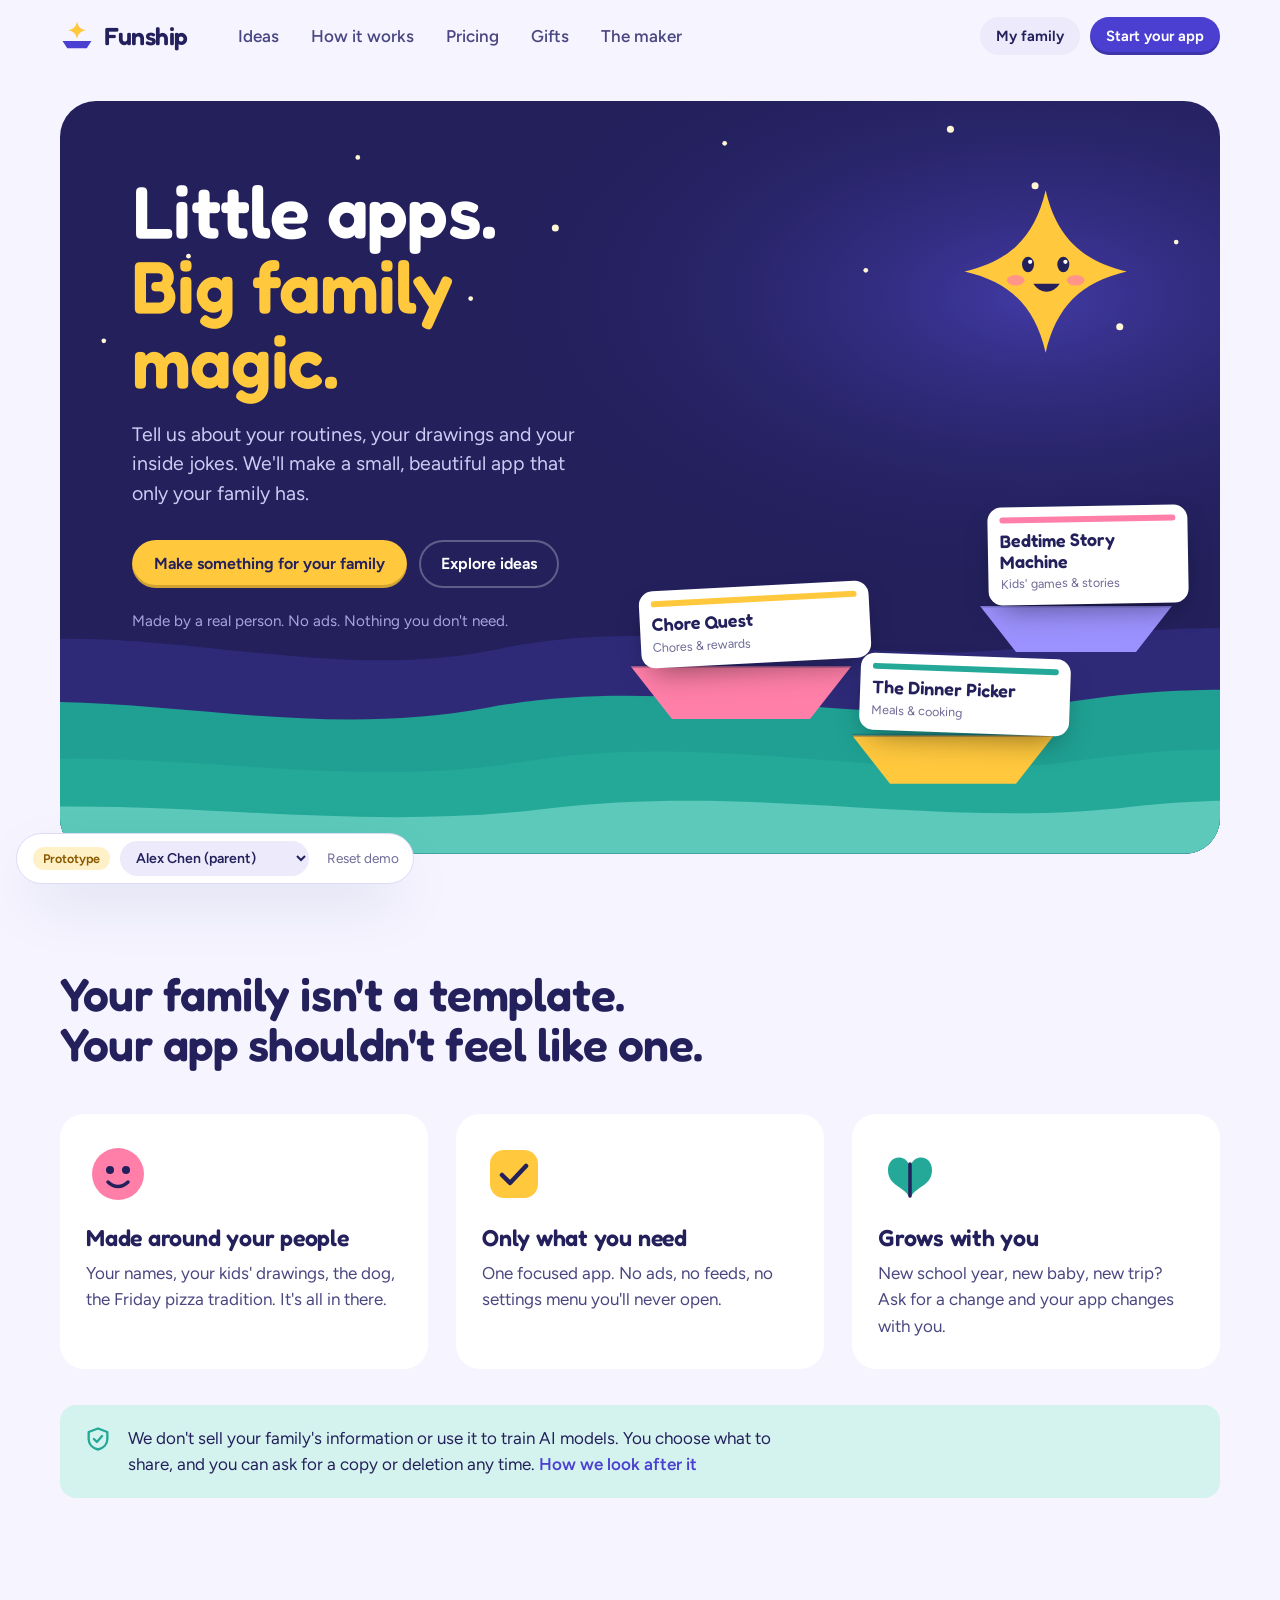
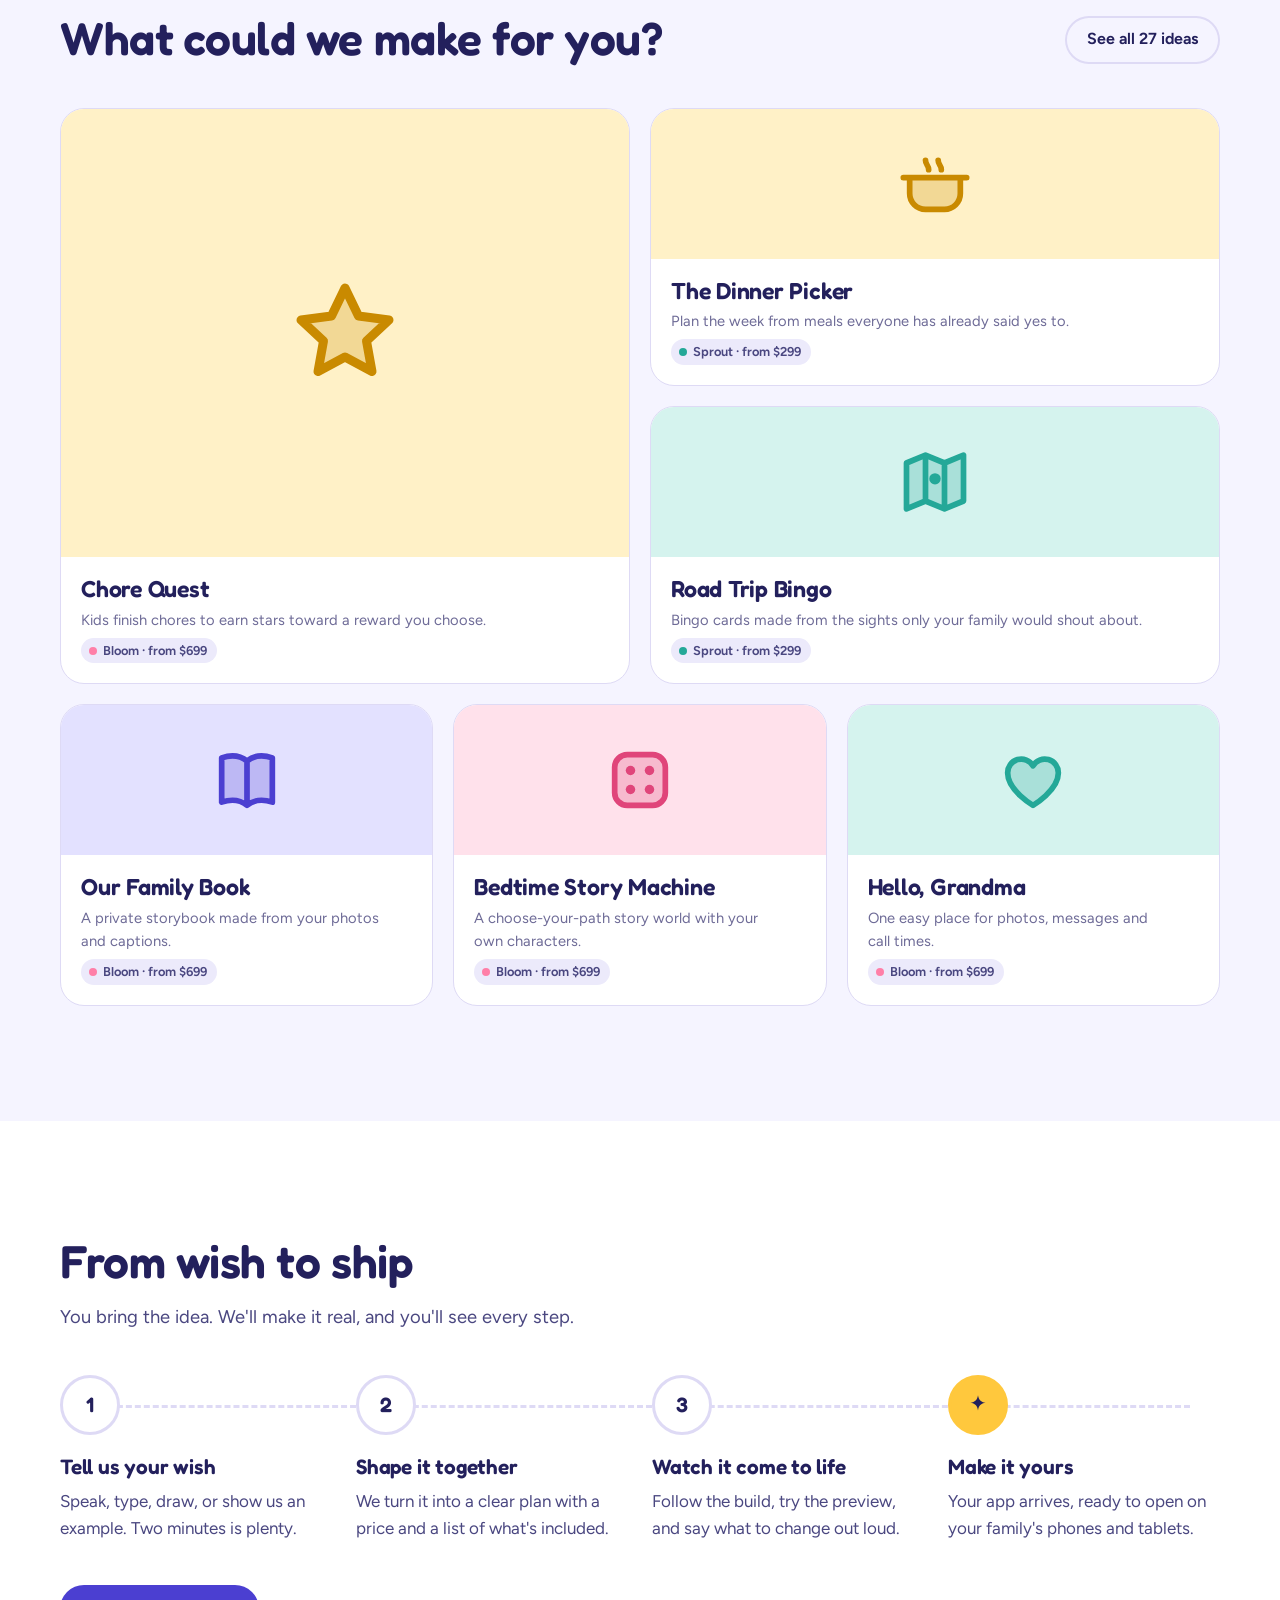
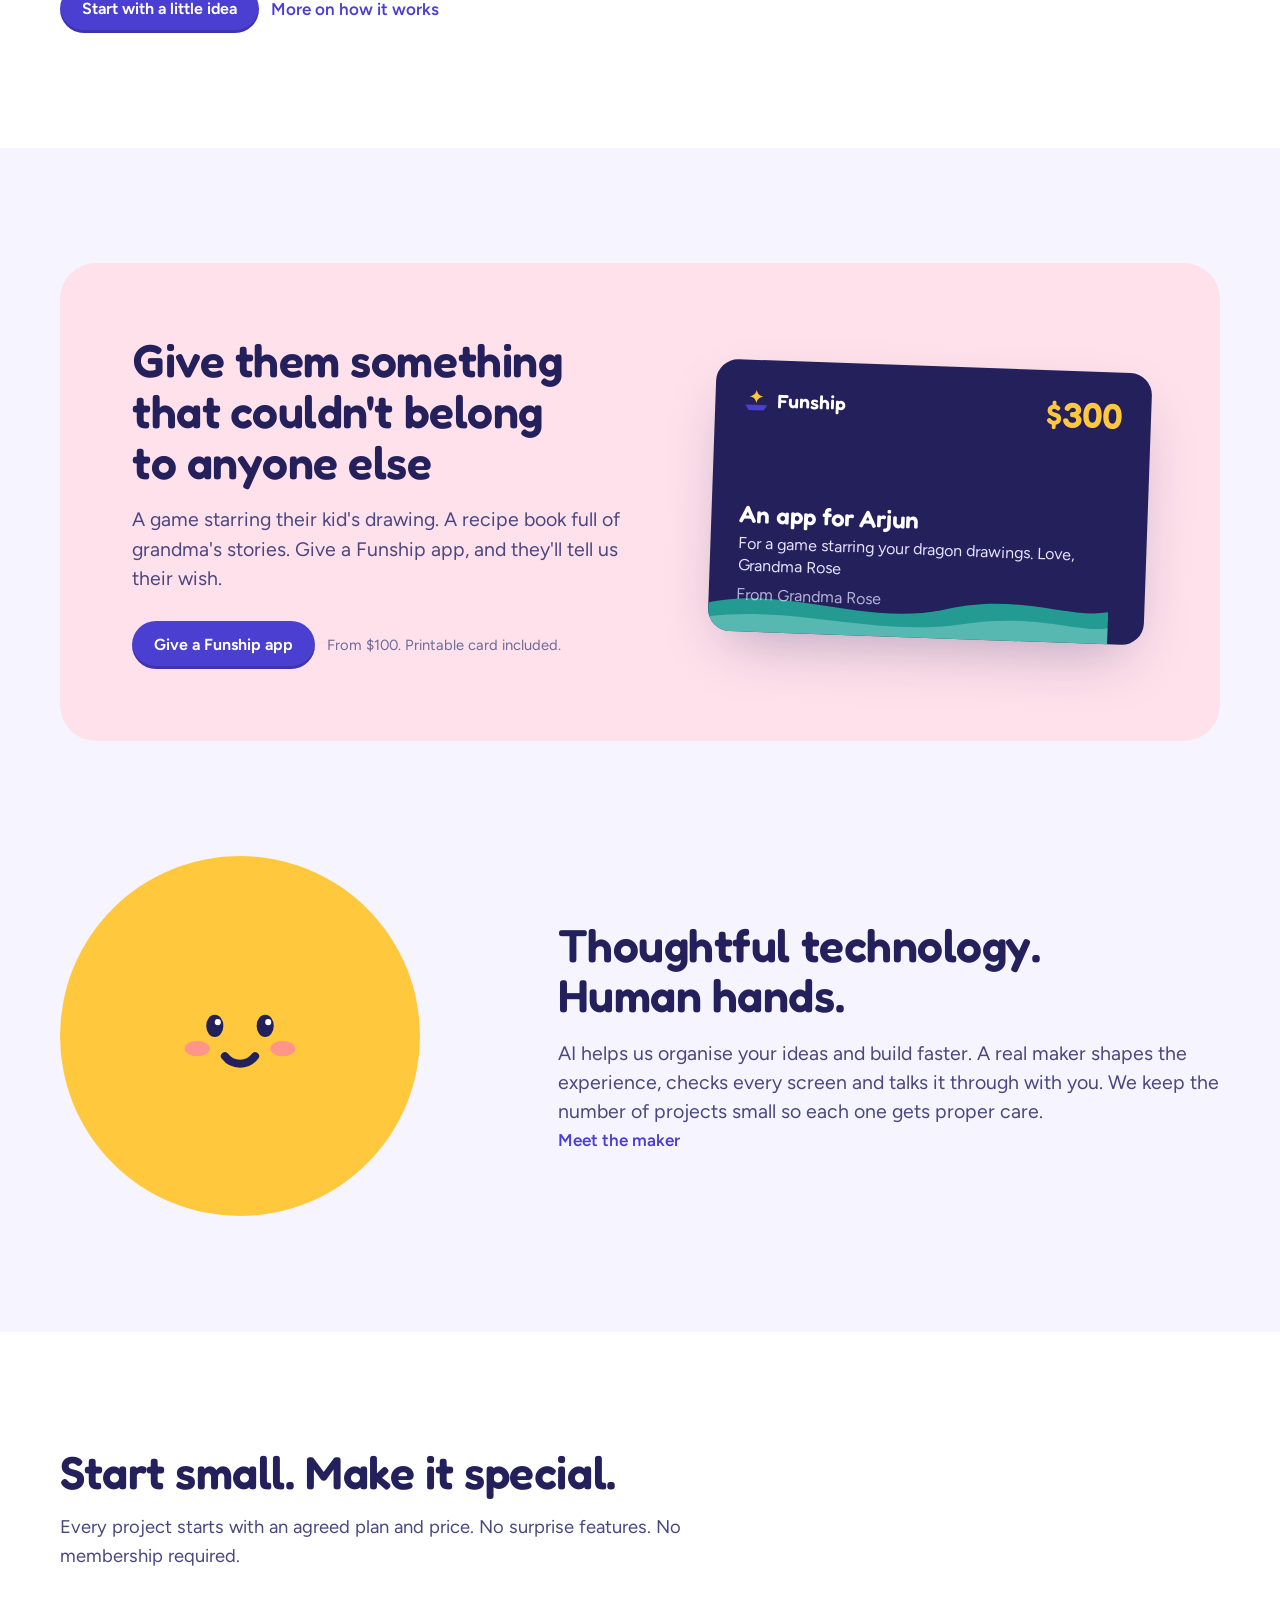
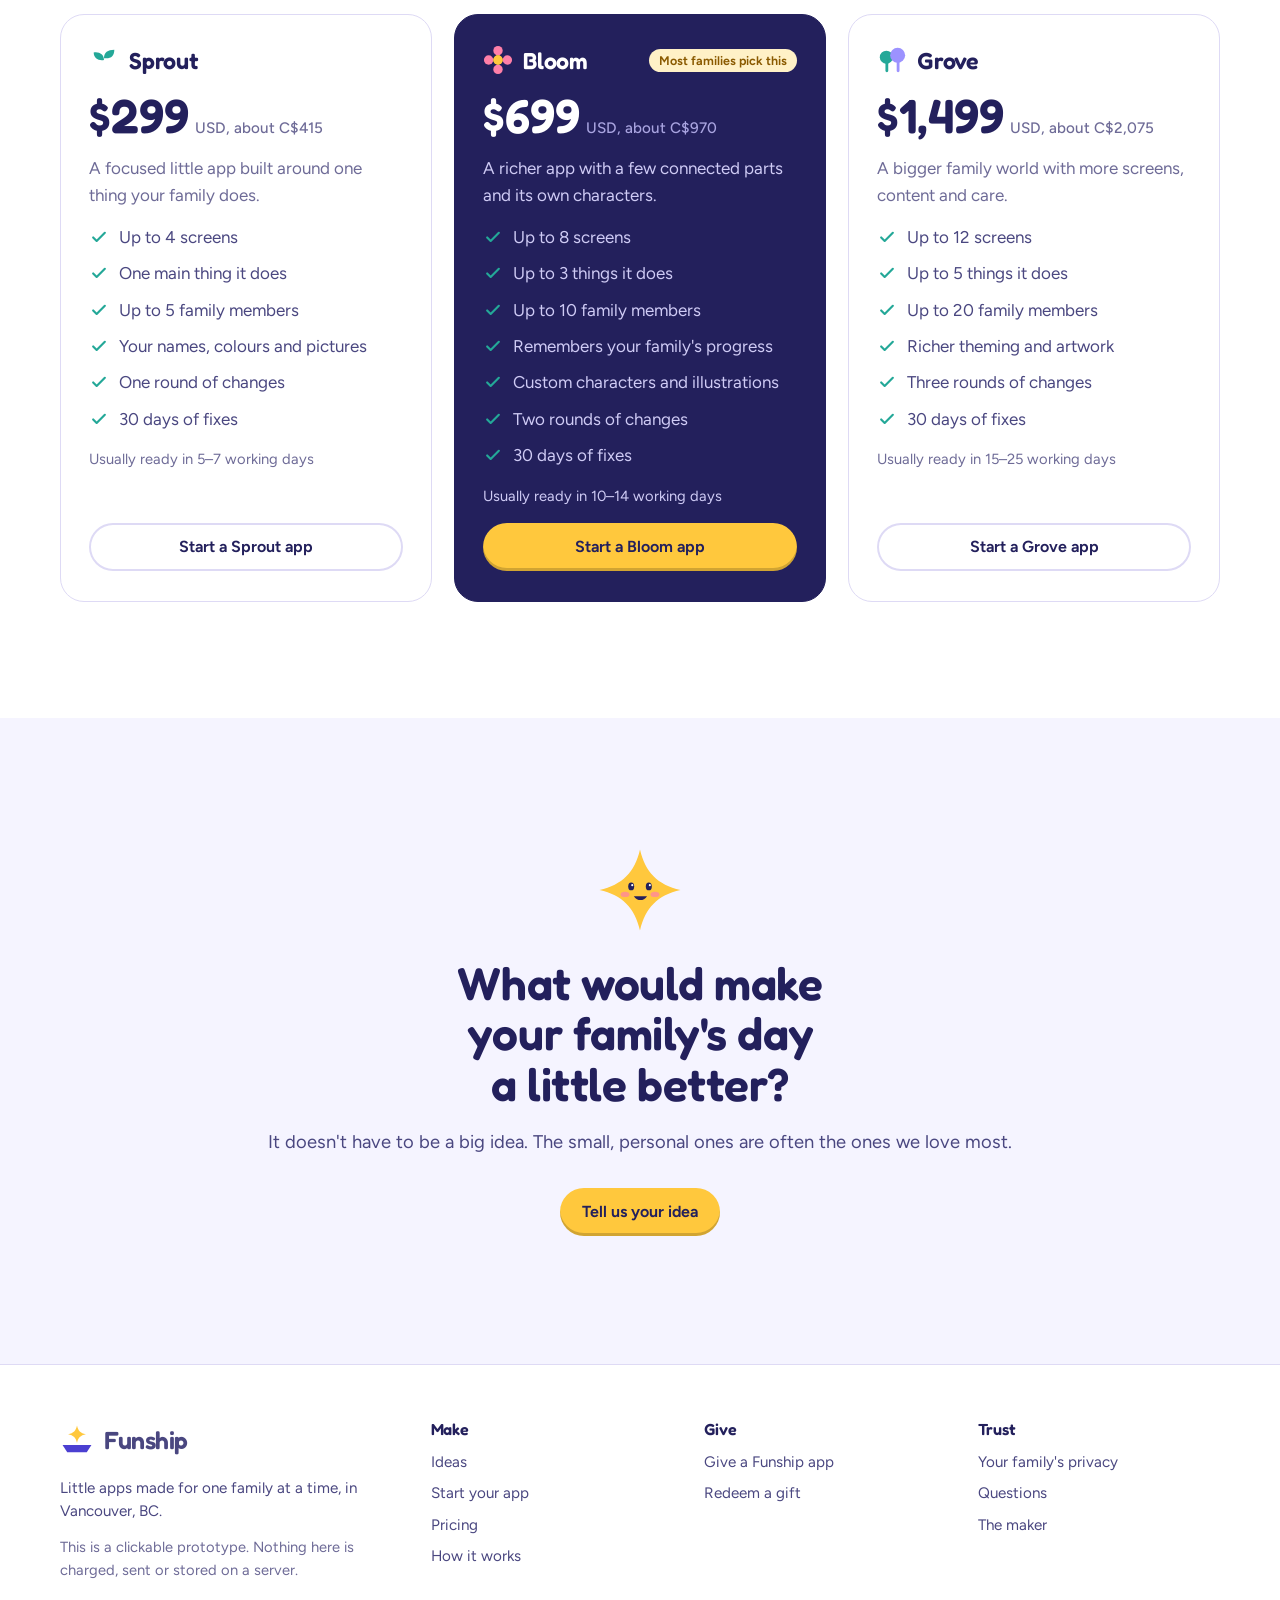
<file: prototype/dev.html>
<!doctype html>
<html lang="en">
<head>
  <meta charset="utf-8">
  <meta name="viewport" content="width=device-width, initial-scale=1">
  <title>Funship · Little apps, big family magic</title>
  <meta name="description" content="Custom little apps made for one family at a time.">
  <meta name="theme-color" content="#23205C">
  <link rel="icon" type="image/svg+xml" href="icons/favicon.svg">
  <link rel="icon" type="image/png" sizes="32x32" href="icons/favicon-32.png">
  <link rel="apple-touch-icon" href="icons/apple-touch-icon.png">
  <link rel="preconnect" href="https://fonts.googleapis.com">
  <link rel="preconnect" href="https://fonts.gstatic.com" crossorigin>
  <link href="https://fonts.googleapis.com/css2?family=Figtree:wght@400;500;600;700&family=Fredoka:wght@500;600;700&display=swap" rel="stylesheet">
  <link rel="stylesheet" href="styles.css">
</head>
<body>
  <button class="sr skip" type="button" onclick="var m=document.getElementById('main');if(m){m.setAttribute('tabindex','-1');m.focus();}">Skip to content</button>
  <div id="app"></div><!--/app-->
  <noscript><p style="position:fixed;bottom:0;left:0;right:0;max-width:none;margin:0;padding:12px 16px;background:#FFC83D;color:#23205C;font:600 15px system-ui;text-align:center">This preview doesn't run the interactive demo. Open the file in Chrome, Safari or Edge to click through it.</p></noscript>
  <script src="js/data.js"></script>
  <script src="js/core.js"></script>
  <script src="js/layout.js"></script>
  <script src="js/voice.js"></script>
  <script src="js/views-site.js"></script>
  <script src="js/views-portal.js"></script>
  <script src="js/views-admin.js"></script>
  <script>FS.render();</script>
</body>
</html>
</file>
<file: prototype/styles.css>
/* Funship prototype design system */
:root {
  --ink: #23205C;          /* night sky: text + dark panels */
  --ink-2: #4A4780;        /* secondary text */
  --muted: #6E6B97;
  --page: #F5F4FF;         /* cool lavender-white page */
  --surface: #FFFFFF;
  --surface-2: #ECEAFB;
  --line: #DEDAF5;
  --violet: #4B3FD1;       /* primary action */
  --violet-2: #3A2FB8;
  --sun: #FFC83D;          /* the signature highlight */
  --sun-soft: #FFF1C7;
  --lagoon: #24A898;
  --lagoon-soft: #D5F3EE;
  --bubble: #FF7FA8;
  --bubble-soft: #FFE1EB;
  --sky-soft: #E3E1FF;
  --success: #1F7A55;
  --danger: #B3364B;
  --focus: #2E6BE6;

  --display: "Fredoka", ui-rounded, "SF Pro Rounded", "Arial Rounded MT Bold", system-ui, sans-serif;
  --body: "Figtree", system-ui, -apple-system, "Segoe UI", sans-serif;

  --r-sm: 10px; --r-md: 16px; --r-lg: 24px; --r-xl: 36px; --r-pill: 999px;
  --shadow: 0 1px 0 rgba(35,32,92,.04), 0 10px 30px -12px rgba(35,32,92,.18);
  --shadow-pop: 0 24px 60px -20px rgba(35,32,92,.35);
  --ease: cubic-bezier(.2,.8,.2,1);
  --wrap: 1160px;
}

@media (prefers-color-scheme: dark) {
  :root:not([data-theme="light"]) {
    --ink: #F1EFFF; --ink-2: #C9C5EE; --muted: #A29ECC;
    --page: #15133A; --surface: #1F1C4D; --surface-2: #2A2760; --line: #36327A;
    --violet: #9C92FF; --violet-2: #B5ADFF;
    --sun-soft: #3B3420; --lagoon-soft: #173E3B; --bubble-soft: #45213A; --sky-soft: #2B2868;
    --success: #7CD9AE; --danger: #FF9BAE;
  }
}
:root[data-theme="dark"] {
  --ink: #F1EFFF; --ink-2: #C9C5EE; --muted: #A29ECC;
  --page: #15133A; --surface: #1F1C4D; --surface-2: #2A2760; --line: #36327A;
  --violet: #9C92FF; --violet-2: #B5ADFF;
  --sun-soft: #3B3420; --lagoon-soft: #173E3B; --bubble-soft: #45213A; --sky-soft: #2B2868;
  --success: #7CD9AE; --danger: #FF9BAE;
}

* { box-sizing: border-box; }
html { -webkit-text-size-adjust: 100%; }
body {
  margin: 0; background: var(--page); color: var(--ink);
  font: 400 17px/1.55 var(--body);
  -webkit-font-smoothing: antialiased;
}
img, svg { display: block; max-width: 100%; }
a { color: inherit; }
button { font: inherit; color: inherit; }
:focus-visible { outline: 3px solid var(--focus); outline-offset: 3px; border-radius: 6px; }
.sr { position: absolute; width: 1px; height: 1px; overflow: hidden; clip: rect(0 0 0 0); white-space: nowrap; }

h1, h2, h3, h4 { font-family: var(--display); font-weight: 600; letter-spacing: -0.01em; margin: 0; line-height: 1.1; text-wrap: balance; }
h1 { font-size: clamp(2.6rem, 6vw, 4.6rem); line-height: 1.02; font-weight: 600; }
h2 { font-size: clamp(2rem, 3.6vw, 3rem); }
h3 { font-size: 1.45rem; line-height: 1.2; }
h4 { font-size: 1.15rem; }
p { margin: 0; max-width: 62ch; text-wrap: pretty; }
.lede { font-size: 1.22rem; color: var(--ink-2); line-height: 1.5; }
.small { font-size: .92rem; }
.muted { color: var(--muted); }

.wrap { width: min(var(--wrap), 100% - 32px); margin-inline: auto; }
.stack > * + * { margin-top: var(--gap, 16px); }
.row { display: flex; gap: 12px; flex-wrap: wrap; align-items: center; }

/* Buttons */
.btn {
  --bg: var(--violet); --fg: #fff;
  display: inline-flex; align-items: center; justify-content: center; gap: 10px;
  min-height: 48px; padding: 0 22px; border-radius: var(--r-pill); border: 0;
  background: var(--bg); color: var(--fg); font-weight: 650; font-size: 1rem;
  text-decoration: none; cursor: pointer;
  transition: transform .16s var(--ease), background .16s var(--ease), box-shadow .16s var(--ease);
  box-shadow: inset 0 -3px 0 rgba(0,0,0,.18);
}
:root[data-theme="dark"] .btn, .btn { }
.btn:hover { background: var(--violet-2); transform: translateY(-1px); }
.btn:active { transform: translateY(1px); box-shadow: inset 0 -1px 0 rgba(0,0,0,.18); }
.btn.sun { --bg: var(--sun); --fg: #23205C; }
.btn.sun:hover { background: #FFBA14; }
.btn.ghost { --bg: transparent; --fg: var(--ink); box-shadow: inset 0 0 0 2px var(--line); }
.btn.ghost:hover { background: var(--surface-2); }
.btn.quiet { --bg: var(--surface-2); --fg: var(--ink); box-shadow: none; }
.btn.quiet:hover { background: var(--sky-soft); }
.btn.small { min-height: 38px; padding: 0 16px; font-size: .92rem; }
.btn[disabled] { opacity: .45; cursor: not-allowed; transform: none; }
@media (prefers-color-scheme: dark) { :root:not([data-theme="light"]) .btn:not(.sun):not(.ghost):not(.quiet) { --fg: #15133A; } }
:root[data-theme="dark"] .btn:not(.sun):not(.ghost):not(.quiet) { --fg: #15133A; }

.link { color: var(--violet); font-weight: 600; text-decoration: none; background: none; border: 0; padding: 0; cursor: pointer; }
.link:hover { text-decoration: underline; text-underline-offset: 3px; }

/* Header */
.site-head { position: sticky; top: 0; z-index: 30; background: color-mix(in srgb, var(--page) 88%, transparent); backdrop-filter: blur(12px); border-bottom: 1px solid transparent; transition: border-color .2s; }
.site-head.scrolled { border-bottom-color: var(--line); }
.site-head .wrap { display: flex; align-items: center; gap: 28px; height: 72px; }
.logo { display: inline-flex; align-items: center; gap: 10px; text-decoration: none; font-family: var(--display); font-weight: 600; font-size: 1.55rem; letter-spacing: -0.02em; }
.logo svg { width: 34px; height: 34px; }
.nav { display: flex; gap: 4px; margin-left: 8px; }
.nav a { padding: 8px 14px; border-radius: var(--r-pill); text-decoration: none; font-weight: 550; color: var(--ink-2); }
.nav a:hover, .nav a[aria-current="page"] { background: var(--surface-2); color: var(--ink); }
.head-actions { margin-left: auto; display: flex; gap: 10px; align-items: center; }
.menu-btn { display: none; }
@media (max-width: 880px) {
  .nav { display: none; }
  .menu-btn { display: inline-flex; }
  .nav.open { display: flex; flex-direction: column; position: absolute; top: 72px; left: 0; right: 0; background: var(--page); padding: 12px 16px 20px; border-bottom: 1px solid var(--line); }
  .head-actions .btn.hide-sm { display: none; }
}

/* Hero: the harbour */
.hero { padding: 28px 0 0; }
.harbour {
  position: relative; border-radius: var(--r-xl); overflow: hidden;
  background: #23205C; color: #fff; min-height: 640px;
  display: grid; grid-template-columns: 1.05fr 1fr; align-items: stretch;
  isolation: isolate;
}
.harbour-copy { padding: clamp(32px, 6vw, 72px); padding-bottom: 220px; position: relative; z-index: 2; }
.harbour-copy h1 { color: #fff; }
.harbour-copy h1 .line2 { display: block; color: var(--sun); }
.harbour-copy .lede { color: #CFCBF5; margin-top: 22px; }
.harbour-copy .row { margin-top: 32px; }
.harbour-copy .trust { margin-top: 22px; color: #A9A4E0; font-size: .95rem; }
.harbour .btn.ghost { --fg: #fff; box-shadow: inset 0 0 0 2px rgba(255,255,255,.28); }
.harbour .btn.ghost:hover { background: rgba(255,255,255,.08); }
.harbour-art { position: absolute; inset: 0; z-index: 1; pointer-events: none; }
.harbour-art svg { width: 100%; height: 100%; }
.boats { position: absolute; left: 0; right: 0; bottom: 0; height: 100%; z-index: 3; pointer-events: none; }
.boat { position: absolute; bottom: var(--b); left: var(--x); width: var(--w); pointer-events: auto; animation: sail-in 1.6s var(--ease) both, bob 5s ease-in-out 1.6s infinite; animation-delay: var(--d), calc(var(--d) + 1.6s); }
.boat a { display: block; text-decoration: none; color: inherit; }
.boat-card {
  background: #fff; color: #23205C; border-radius: 14px; padding: 10px 12px 11px; width: 100%;
  box-shadow: 0 14px 30px -12px rgba(0,0,0,.5); transform: rotate(var(--r, -2deg));
  transition: transform .2s var(--ease);
}
.boat a:hover .boat-card, .boat a:focus-visible .boat-card { transform: rotate(0deg) translateY(-4px); }
.boat-card .bc-name { font-family: var(--display); font-weight: 600; font-size: 1rem; line-height: 1.15; }
.boat-card .bc-meta { font-size: .78rem; color: #6E6B97; margin-top: 2px; }
.boat-card .bc-strip { height: 6px; border-radius: 6px; margin-bottom: 8px; background: var(--c); }
.boat-hull { width: 112%; margin-left: -6%; margin-top: -6px; }
@keyframes sail-in { from { transform: translateX(-60vw); opacity: 0; } to { transform: none; opacity: 1; } }
@keyframes bob { 0%,100% { translate: 0 0; rotate: 0deg; } 50% { translate: 0 -6px; rotate: 1.2deg; } }
.pip-float { animation: pip 6s ease-in-out infinite; transform-origin: center; transform-box: fill-box; }
@keyframes pip { 0%,100% { transform: translateY(0) rotate(-4deg); } 50% { transform: translateY(-10px) rotate(4deg); } }
.twinkle { animation: tw 3.4s ease-in-out infinite; }
@keyframes tw { 0%,100% { opacity: .9 } 50% { opacity: .25 } }
@media (max-width: 900px) {
  .harbour { grid-template-columns: 1fr; min-height: 0; }
  .harbour-copy { padding-bottom: 300px; }
}
@media (max-width: 560px) { .harbour-copy { padding-bottom: 330px; } }

/* Sections */
section.band { padding: clamp(64px, 9vw, 120px) 0; }
.section-head { display: grid; gap: 16px; margin-bottom: 44px; }
.section-head p { color: var(--ink-2); font-size: 1.15rem; }

/* "Not a template" — three handwritten-feel notes */
.notes { display: grid; grid-template-columns: repeat(3, 1fr); gap: 28px; }
.note { padding: 28px 26px 30px; border-radius: var(--r-lg); background: var(--surface); position: relative; }
.note h3 { margin: 18px 0 8px; }
.note p { color: var(--ink-2); }
.note .blob { width: 64px; height: 64px; }
@media (max-width: 860px) { .notes { grid-template-columns: 1fr; } }

.privacy-strip { margin-top: 36px; display: flex; gap: 16px; align-items: flex-start; padding: 20px 24px; border-radius: var(--r-md); background: var(--lagoon-soft); color: var(--ink); }
.privacy-strip svg { flex: none; width: 28px; height: 28px; color: var(--lagoon); }

/* Idea shelf (home) */
.shelf { display: grid; grid-template-columns: repeat(6, 1fr); gap: 20px; }
.shelf .idea-tile:nth-child(1) { grid-column: span 3; grid-row: span 2; }
.shelf .idea-tile:nth-child(2), .shelf .idea-tile:nth-child(3) { grid-column: span 3; }
.shelf .idea-tile:nth-child(n+4) { grid-column: span 2; }
@media (max-width: 860px) { .shelf { grid-template-columns: 1fr 1fr; } .shelf .idea-tile { grid-column: span 1 !important; grid-row: auto !important; } }
@media (max-width: 520px) { .shelf { grid-template-columns: 1fr; } }

.idea-tile {
  --c: var(--sky-soft); --c-ink: var(--violet);
  display: flex; flex-direction: column; text-decoration: none; color: inherit;
  border-radius: var(--r-lg); background: var(--surface); overflow: hidden;
  transition: transform .18s var(--ease), box-shadow .18s var(--ease);
  border: 1px solid var(--line);
}
.idea-tile:hover { transform: translateY(-3px); box-shadow: var(--shadow); }
.idea-tile .art { background: var(--c); min-height: 150px; display: grid; place-items: center; position: relative; flex: 1; }
.idea-tile .art svg { width: 76px; height: 76px; color: var(--c-ink); }
.idea-tile.big .art svg { width: 120px; height: 120px; }
.idea-tile .body { padding: 18px 20px 20px; display: grid; gap: 6px; }
.idea-tile .meta { font-size: .85rem; color: var(--muted); display: flex; gap: 10px; flex-wrap: wrap; }
.c-lagoon { --c: var(--lagoon-soft); --c-ink: var(--lagoon); }
.c-sun { --c: var(--sun-soft); --c-ink: #C98A00; }
.c-bubble { --c: var(--bubble-soft); --c-ink: #E0457A; }
.c-sky { --c: var(--sky-soft); --c-ink: var(--violet); }

.tier-chip { display: inline-flex; align-items: center; gap: 6px; font-size: .8rem; font-weight: 650; padding: 3px 10px 3px 8px; border-radius: var(--r-pill); background: var(--surface-2); color: var(--ink-2); }
.tier-chip i { width: 8px; height: 8px; border-radius: 50%; background: var(--lagoon); }
.tier-chip.bloom i { background: var(--bubble); }
.tier-chip.grove i { background: var(--violet); }

/* How it works: a voyage line */
.voyage { position: relative; display: grid; grid-template-columns: repeat(4, 1fr); gap: 24px; }
.voyage::before { content: ""; position: absolute; top: 30px; left: 30px; right: 30px; border-top: 3px dashed var(--line); z-index: 0; }
.voyage li { list-style: none; position: relative; z-index: 1; }
.voyage .stop { width: 60px; height: 60px; border-radius: 50%; display: grid; place-items: center; background: var(--surface); border: 3px solid var(--line); font-family: var(--display); font-weight: 600; font-size: 1.3rem; }
.voyage li:last-child .stop { background: var(--sun); border-color: var(--sun); color: #23205C; }
.voyage h3 { margin: 20px 0 8px; font-size: 1.3rem; }
.voyage p { color: var(--ink-2); }
ol.voyage { padding: 0; margin: 0; }
@media (max-width: 860px) {
  .voyage { grid-template-columns: 1fr; gap: 28px; }
  .voyage::before { top: 30px; bottom: 30px; left: 29px; right: auto; border-top: 0; border-left: 3px dashed var(--line); }
  .voyage li { display: grid; grid-template-columns: 60px 1fr; column-gap: 20px; }
  .voyage h3 { margin-top: 6px; }
  .voyage p { grid-column: 2; }
}

/* Gift band */
.gift-band { background: var(--bubble-soft); border-radius: var(--r-xl); padding: clamp(32px, 6vw, 72px); display: grid; grid-template-columns: 1.1fr .9fr; gap: 48px; align-items: center; }
.gift-band .lede { margin: 18px 0 28px; }
@media (max-width: 860px) { .gift-band { grid-template-columns: 1fr; } }

.gift-card-preview {
  aspect-ratio: 1.6; border-radius: 22px; padding: 26px 28px; position: relative; overflow: hidden;
  background: #23205C; color: #fff; box-shadow: var(--shadow-pop); transform: rotate(2deg);
  display: flex; flex-direction: column; justify-content: space-between;
}
.gift-card-preview .gc-top { display: flex; justify-content: space-between; align-items: flex-start; }
.gift-card-preview .gc-logo { display: flex; gap: 8px; align-items: center; font-family: var(--display); font-weight: 600; font-size: 1.2rem; }
.gift-card-preview .gc-logo svg { width: 26px; }
.gift-card-preview .gc-amt { font-family: var(--display); font-size: 2.2rem; font-weight: 600; color: var(--sun); line-height: 1; }
.gift-card-preview .gc-msg { font-size: 1rem; line-height: 1.4; color: #E6E3FF; max-width: 34ch; }
.gift-card-preview .gc-for { font-family: var(--display); font-size: 1.5rem; font-weight: 600; }
.gift-card-preview .gc-wave { position: absolute; left: 0; right: 0; bottom: -2px; height: 60px; z-index: 0; opacity: .9; }
.gift-card-preview > * { position: relative; z-index: 1; }

/* Human section */
.maker { display: grid; grid-template-columns: .8fr 1.2fr; gap: 56px; align-items: center; }
.maker-portrait { aspect-ratio: 1; border-radius: 50%; background: var(--sun); display: grid; place-items: center; position: relative; max-width: 360px; }
.maker-portrait svg { width: 70%; }
@media (max-width: 860px) { .maker { grid-template-columns: 1fr; } .maker-portrait { max-width: 240px; } }

/* Pricing */
.tiers { display: grid; grid-template-columns: repeat(3, 1fr); gap: 22px; align-items: stretch; }
.tier { background: var(--surface); border-radius: var(--r-lg); padding: 30px 28px; display: flex; flex-direction: column; gap: 16px; border: 1px solid var(--line); }
.tier.featured { background: #23205C; color: #fff; border-color: #23205C; }
.tier.featured .muted, .tier.featured li { color: #CFCBF5; }
.tier .price { font-family: var(--display); font-size: 3rem; font-weight: 600; line-height: 1; }
.tier .price small { font-family: var(--body); font-size: .95rem; font-weight: 500; color: var(--muted); margin-left: 6px; }
.tier.featured .price small { color: #A9A4E0; }
.tier ul { list-style: none; padding: 0; margin: 0; display: grid; gap: 10px; }
.tier li { display: grid; grid-template-columns: 22px 1fr; gap: 8px; color: var(--ink-2); }
.tier li svg { width: 20px; height: 20px; color: var(--lagoon); margin-top: 3px; }
.tier .btn { margin-top: auto; }
.tier-name { display: flex; align-items: center; gap: 10px; }
.tier-name svg { width: 30px; height: 30px; }
@media (max-width: 900px) { .tiers { grid-template-columns: 1fr; } }

/* Final CTA */
.final { text-align: center; padding: clamp(72px, 10vw, 130px) 0; }
.final h2 { max-width: 18ch; margin: 0 auto; }
.final p { margin: 18px auto 32px; color: var(--ink-2); font-size: 1.15rem; }

/* Footer */
.site-foot { background: var(--surface); border-top: 1px solid var(--line); padding: 56px 0 120px; font-size: .95rem; color: var(--ink-2); }
.site-foot .wrap { display: grid; grid-template-columns: 1.4fr 1fr 1fr 1fr; gap: 32px; }
.site-foot h4 { font-size: 1rem; margin-bottom: 12px; color: var(--ink); }
.site-foot ul { list-style: none; margin: 0; padding: 0; display: grid; gap: 8px; }
.site-foot a { text-decoration: none; }
.site-foot a:hover { color: var(--violet); }
@media (max-width: 760px) { .site-foot .wrap { grid-template-columns: 1fr 1fr; } }

/* Page header (inner pages) */
.page-head { padding: 56px 0 32px; display: grid; gap: 16px; }
.crumb { font-size: .92rem; color: var(--muted); }
.crumb a { color: var(--muted); }

/* Ideas gallery */
.filters { display: flex; gap: 8px; flex-wrap: wrap; margin-bottom: 18px; }
.pill { min-height: 40px; padding: 0 16px; border-radius: var(--r-pill); border: 2px solid var(--line); background: var(--surface); cursor: pointer; font-weight: 600; color: var(--ink-2); }
.pill:hover { border-color: var(--violet); color: var(--ink); }
.pill[aria-pressed="true"] { background: var(--ink); border-color: var(--ink); color: var(--page); }
.grid-ideas { display: grid; grid-template-columns: repeat(auto-fill, minmax(260px, 1fr)); gap: 20px; }
.cat-group + .cat-group { margin-top: 56px; }
.cat-group h2 { font-size: 1.6rem; margin-bottom: 18px; display: flex; gap: 12px; align-items: center; }
.cat-group h2 .dot { width: 14px; height: 14px; border-radius: 50%; background: var(--c-ink); }

/* Idea detail */
.idea-hero { display: grid; grid-template-columns: 1fr 1fr; gap: 48px; align-items: center; padding: 24px 0 40px; }
.mock-phone { width: 300px; max-width: 100%; margin: 0 auto; aspect-ratio: 9/18.5; border-radius: 42px; background: #23205C; padding: 12px; box-shadow: var(--shadow-pop); }
.mock-screen { width: 100%; height: 100%; border-radius: 32px; overflow: hidden; background: var(--c); display: flex; flex-direction: column; color: #23205C; }
.facts { display: grid; grid-template-columns: repeat(3, 1fr); gap: 1px; background: var(--line); border-radius: var(--r-md); overflow: hidden; margin: 24px 0; }
.facts > div { background: var(--surface); padding: 16px 18px; }
.facts dt { font-size: .85rem; color: var(--muted); }
.facts dd { margin: 4px 0 0; font-weight: 650; }
@media (max-width: 860px) { .idea-hero { grid-template-columns: 1fr; } }

.checklist { list-style: none; padding: 0; margin: 0; display: grid; gap: 10px; }
.checklist li { display: grid; grid-template-columns: 24px 1fr; gap: 10px; }
.checklist svg { width: 22px; height: 22px; color: var(--lagoon); margin-top: 2px; }

.callout { padding: 18px 20px; border-radius: var(--r-md); background: var(--surface-2); color: var(--ink-2); font-size: .97rem; }

/* Forms */
.field { display: grid; gap: 8px; }
.field label, .field .label { font-weight: 650; }
.field .hint { font-size: .9rem; color: var(--muted); margin-top: -4px; }
.input, textarea.input, select.input {
  width: 100%; min-height: 50px; padding: 12px 16px; border-radius: var(--r-md);
  border: 2px solid var(--line); background: var(--surface); color: var(--ink); font: inherit;
  transition: border-color .15s;
}
textarea.input { min-height: 140px; resize: vertical; line-height: 1.5; }
.input:hover { border-color: color-mix(in srgb, var(--violet) 40%, var(--line)); }
.input:focus { outline: none; border-color: var(--violet); box-shadow: 0 0 0 4px color-mix(in srgb, var(--violet) 18%, transparent); }
.choice-grid { display: grid; grid-template-columns: repeat(auto-fill, minmax(180px, 1fr)); gap: 12px; }
.choice { position: relative; }
.choice input { position: absolute; opacity: 0; }
.choice span { display: flex; min-height: 64px; padding: 14px 16px; border-radius: var(--r-md); border: 2px solid var(--line); background: var(--surface); font-weight: 600; align-items: center; gap: 10px; cursor: pointer; transition: border-color .15s, background .15s; }
.choice span:hover { border-color: var(--violet); }
.choice input:checked + span { border-color: var(--violet); background: var(--sky-soft); }
.choice input:focus-visible + span { outline: 3px solid var(--focus); outline-offset: 2px; }
.choice span svg { width: 22px; height: 22px; flex: none; }

/* Mic */
.mic-wrap { display: flex; gap: 16px; align-items: center; padding: 16px; border-radius: var(--r-lg); background: var(--surface-2); }
.mic {
  width: 64px; height: 64px; border-radius: 50%; border: 0; background: var(--violet); color: #fff; display: grid; place-items: center; cursor: pointer; flex: none;
  box-shadow: inset 0 -4px 0 rgba(0,0,0,.18); transition: transform .15s var(--ease);
}
.mic svg { width: 28px; height: 28px; }
.mic:hover { transform: scale(1.04); }
.mic.on { background: var(--bubble); color: #23205C; }
.mic.big { width: 112px; height: 112px; }
.mic.big svg { width: 46px; height: 46px; }
.mic-status { font-weight: 600; }
.mic-status small { display: block; font-weight: 400; color: var(--muted); }
.levels { display: flex; gap: 4px; align-items: center; height: 28px; }
.levels i { width: 5px; border-radius: 3px; background: var(--bubble); height: 30%; animation: lv .9s ease-in-out infinite; }
.levels i:nth-child(2){animation-delay:.1s}.levels i:nth-child(3){animation-delay:.25s}.levels i:nth-child(4){animation-delay:.05s}.levels i:nth-child(5){animation-delay:.3s}
@keyframes lv { 0%,100% { height: 25% } 50% { height: 100% } }

/* Wizard */
.wizard { display: grid; grid-template-columns: 260px 1fr; gap: 48px; padding: 40px 0 80px; }
.steps { list-style: none; margin: 0; padding: 0; display: grid; gap: 4px; align-content: start; position: sticky; top: 96px; }
.steps li { display: flex; gap: 12px; align-items: center; padding: 10px 12px; border-radius: var(--r-sm); color: var(--muted); font-weight: 550; }
.steps li .n { width: 28px; height: 28px; border-radius: 50%; display: grid; place-items: center; font-size: .85rem; font-weight: 700; background: var(--surface-2); color: var(--ink-2); flex: none; }
.steps li.done .n { background: var(--lagoon); color: #fff; }
.steps li.current { background: var(--surface); color: var(--ink); box-shadow: var(--shadow); }
.steps li.current .n { background: var(--sun); color: #23205C; }
.wizard-card { background: var(--surface); border-radius: var(--r-xl); padding: clamp(24px, 4vw, 48px); box-shadow: var(--shadow); min-height: 480px; display: flex; flex-direction: column; gap: 24px; }
.wizard-card h2 { font-size: clamp(1.8rem, 3vw, 2.4rem); }
.wizard-nav { margin-top: auto; display: flex; gap: 12px; align-items: center; padding-top: 12px; flex-wrap: wrap; }
.wizard-nav .save { margin-left: auto; font-size: .92rem; color: var(--muted); }
.progress-bar { display: none; height: 8px; border-radius: 8px; background: var(--surface-2); overflow: hidden; }
.progress-bar i { display: block; height: 100%; background: var(--violet); border-radius: 8px; transition: width .3s var(--ease); }
@media (max-width: 860px) { .wizard { grid-template-columns: 1fr; gap: 20px; padding-top: 20px; } .steps { display: none; } .progress-bar { display: block; } }

/* Brief */
.brief { display: grid; gap: 14px; }
.brief-sec { border: 1px solid var(--line); border-radius: var(--r-md); padding: 16px 18px; display: grid; gap: 8px; background: var(--page); }
.brief-sec h4 { display: flex; justify-content: space-between; align-items: center; gap: 12px; }
.tag { display: inline-flex; font-size: .78rem; font-weight: 650; padding: 2px 10px; border-radius: var(--r-pill); background: var(--sun-soft); color: #8A5A00; }
.tag.ok { background: var(--lagoon-soft); color: var(--success); }
.tag.pink { background: var(--bubble-soft); color: #A8255A; }
.tag.violet { background: var(--sky-soft); color: var(--violet); }
.brief-sec [contenteditable] { outline: none; border-radius: 8px; padding: 2px 4px; margin: -2px -4px; }
.brief-sec [contenteditable]:focus { background: var(--surface); box-shadow: 0 0 0 2px var(--violet); }

/* Portal */
.portal { display: grid; grid-template-columns: 240px 1fr; gap: 40px; padding: 32px 0 100px; }
.side { display: grid; gap: 4px; align-content: start; position: sticky; top: 96px; }
.side a { padding: 11px 14px; border-radius: var(--r-sm); text-decoration: none; font-weight: 600; color: var(--ink-2); display: flex; gap: 12px; align-items: center; }
.side a svg { width: 20px; height: 20px; }
.side a:hover { background: var(--surface-2); color: var(--ink); }
.side a[aria-current="page"] { background: var(--surface); color: var(--ink); box-shadow: var(--shadow); }
.side .fam { padding: 4px 14px 16px; }
.side .fam strong { font-family: var(--display); font-size: 1.25rem; font-weight: 600; display: block; }
@media (max-width: 860px) { .portal { grid-template-columns: 1fr; gap: 16px; } .side { position: static; display: flex; overflow-x: auto; gap: 6px; padding-bottom: 4px; } .side .fam { display: none; } .side a { white-space: nowrap; } }

.panel { background: var(--surface); border-radius: var(--r-lg); padding: 24px 26px; border: 1px solid var(--line); }
.panel + .panel { margin-top: 20px; }
.panel h3 { font-size: 1.25rem; }
.panel-head { display: flex; justify-content: space-between; align-items: center; gap: 12px; margin-bottom: 16px; flex-wrap: wrap; }
.grid-2 { display: grid; grid-template-columns: 1fr 1fr; gap: 20px; }
@media (max-width: 860px) { .grid-2 { grid-template-columns: 1fr; } }

.next-up { background: #23205C; color: #fff; border-radius: var(--r-xl); padding: 30px 32px; display: grid; grid-template-columns: 1fr auto; gap: 20px; align-items: center; position: relative; overflow: hidden; }
.next-up .muted { color: #CFCBF5; }
.next-up h2 { color: #fff; font-size: clamp(1.6rem, 3vw, 2.2rem); margin-top: 6px; }
@media (max-width: 680px) { .next-up { grid-template-columns: 1fr; } }

.timeline { list-style: none; padding: 0; margin: 0; display: grid; grid-template-columns: repeat(4, 1fr); gap: 0; position: relative; }
.timeline li { position: relative; padding-top: 44px; padding-right: 12px; }
.timeline li::before { content: ""; position: absolute; top: 15px; left: 0; right: 0; height: 4px; background: var(--surface-2); }
.timeline li:first-child::before { left: 15px; }
.timeline li.done::before, .timeline li.now::before { background: var(--lagoon); }
.timeline li.now::before { background: linear-gradient(90deg, var(--lagoon) 50%, var(--surface-2) 50%); }
.timeline .dot { position: absolute; top: 0; left: 0; width: 34px; height: 34px; border-radius: 50%; background: var(--surface-2); display: grid; place-items: center; border: 4px solid var(--surface); }
.timeline li.done .dot { background: var(--lagoon); color: #fff; }
.timeline li.now .dot { background: var(--sun); }
.timeline .dot svg { width: 16px; height: 16px; }
.timeline strong { display: block; }
.timeline span { font-size: .9rem; color: var(--muted); }
@media (max-width: 680px) {
  .timeline { grid-template-columns: 1fr; gap: 18px; }
  .timeline li { padding: 0 0 0 50px; min-height: 34px; }
  .timeline li::before { top: 34px; bottom: -18px; left: 15px; right: auto; width: 4px; height: auto; }
  .timeline li:last-child::before { display: none; }
  .timeline li.now::before { background: var(--surface-2); }
}

.updates { list-style: none; padding: 0; margin: 0; display: grid; gap: 14px; }
.updates li { display: grid; grid-template-columns: 44px 1fr; gap: 14px; }
.avatar { width: 44px; height: 44px; border-radius: 50%; background: var(--sun); display: grid; place-items: center; font-family: var(--display); font-weight: 600; color: #23205C; flex: none; }
.avatar svg { width: 26px; }
.bubble { background: var(--page); border-radius: 4px 18px 18px 18px; padding: 12px 16px; }
.bubble time { display: block; font-size: .82rem; color: var(--muted); margin-bottom: 2px; }

.list { list-style: none; padding: 0; margin: 0; }
.list li { display: flex; gap: 14px; align-items: center; padding: 14px 0; border-top: 1px solid var(--line); flex-wrap: wrap; }
.list li:first-child { border-top: 0; padding-top: 0; }
.list .grow { flex: 1; min-width: 200px; }

.empty { text-align: center; padding: 48px 20px; display: grid; justify-items: center; gap: 12px; }
.empty svg { width: 80px; height: 80px; }

/* Preview frame */
.preview-frame { border-radius: var(--r-lg); overflow: hidden; border: 1px solid var(--line); background: var(--page); }
.preview-bar { display: flex; align-items: center; gap: 10px; padding: 10px 14px; background: var(--surface-2); font-size: .88rem; color: var(--ink-2); }
.preview-bar .dots { display: flex; gap: 6px; } .preview-bar .dots i { width: 10px; height: 10px; border-radius: 50%; background: var(--line); }
.preview-frame iframe { width: 100%; height: 640px; border: 0; display: block; background: #fff; }

/* Admin */
.admin-body { --wrap: 1320px; }
.kpis { display: grid; grid-template-columns: repeat(4, 1fr); gap: 16px; }
.kpi { background: var(--surface); border: 1px solid var(--line); border-radius: var(--r-md); padding: 18px 20px; text-decoration: none; color: inherit; display: grid; gap: 4px; }
.kpi:hover { border-color: var(--violet); }
.kpi b { font-family: var(--display); font-size: 2.2rem; font-weight: 600; line-height: 1.05; }
.kpi span { color: var(--muted); font-size: .92rem; }
@media (max-width: 900px) { .kpis { grid-template-columns: 1fr 1fr; } }
.table { width: 100%; border-collapse: collapse; font-size: .95rem; }
.table th { text-align: left; font-weight: 650; color: var(--muted); font-size: .85rem; padding: 0 12px 10px; }
.table td { padding: 14px 12px; border-top: 1px solid var(--line); vertical-align: top; }
.table tr:hover td { background: var(--page); }
.table a { font-weight: 650; text-decoration: none; }
.table a:hover { color: var(--violet); }
.scroll-x { overflow-x: auto; }

.board { display: grid; grid-template-columns: repeat(5, minmax(220px, 1fr)); gap: 14px; overflow-x: auto; padding-bottom: 8px; }
.col { background: var(--surface-2); border-radius: var(--r-md); padding: 12px; display: grid; gap: 10px; align-content: start; min-height: 300px; }
.col h4 { font-size: .98rem; display: flex; justify-content: space-between; padding: 4px 4px 2px; }
.col h4 span { color: var(--muted); font-family: var(--body); font-weight: 600; }
.card-fb { background: var(--surface); border-radius: 12px; padding: 14px; display: grid; gap: 8px; box-shadow: 0 1px 2px rgba(35,32,92,.08); font-size: .93rem; }
.card-fb q { quotes: "“" "”"; font-weight: 500; }
.card-fb .meta { font-size: .8rem; color: var(--muted); }

.mock-banner { background: var(--sun); color: #23205C; font-weight: 650; font-size: .88rem; text-align: center; padding: 6px 12px; }

/* Modal / sheet */
.scrim { position: fixed; inset: 0; background: rgba(21,19,58,.5); z-index: 80; display: grid; place-items: center; padding: 16px; animation: fade .2s var(--ease); }
.sheet { background: var(--surface); color: var(--ink); border-radius: var(--r-xl); width: min(560px, 100%); max-height: calc(100vh - 32px); overflow: auto; padding: 32px; box-shadow: var(--shadow-pop); animation: rise .24s var(--ease); position: relative; }
.sheet .x { position: absolute; top: 16px; right: 16px; width: 44px; height: 44px; border-radius: 50%; border: 0; background: var(--surface-2); cursor: pointer; display: grid; place-items: center; }
.sheet .x svg { width: 18px; height: 18px; }
@media (max-width: 560px) { .scrim { place-items: end center; padding: 0; } .sheet { border-radius: 28px 28px 0 0; width: 100%; } }
@keyframes fade { from { opacity: 0 } }
@keyframes rise { from { transform: translateY(24px); opacity: 0 } }

.toast { position: fixed; left: 50%; bottom: 96px; transform: translateX(-50%); background: var(--ink); color: var(--page); padding: 12px 20px; border-radius: var(--r-pill); font-weight: 600; z-index: 90; box-shadow: var(--shadow-pop); animation: rise .2s var(--ease); max-width: calc(100% - 32px); }

/* Demo switcher */
.demo-bar { position: fixed; left: 16px; bottom: 16px; z-index: 70; background: var(--surface); border: 1px solid var(--line); border-radius: var(--r-pill); padding: 6px 6px 6px 16px; display: flex; align-items: center; gap: 10px; box-shadow: var(--shadow-pop); font-size: .88rem; max-width: calc(100% - 32px); }
.demo-bar select { border: 0; background: var(--surface-2); color: var(--ink); border-radius: var(--r-pill); padding: 8px 12px; font: inherit; font-weight: 600; }
.demo-bar .tag { white-space: nowrap; }
.demo-bar button { border: 0; background: none; color: var(--muted); cursor: pointer; padding: 8px; font-size: .85rem; }
@media (max-width: 560px) { .demo-bar .tag { display: none; } }

/* Checkout mock */
.checkout { display: grid; grid-template-columns: 1fr 1fr; gap: 0; border-radius: var(--r-xl); overflow: hidden; background: var(--surface); box-shadow: var(--shadow); }
.checkout > div { padding: 36px; }
.checkout .summary { background: var(--surface-2); }
@media (max-width: 760px) { .checkout { grid-template-columns: 1fr; } }

.celebrate { text-align: center; display: grid; justify-items: center; gap: 16px; padding: 40px 0; }
.celebrate svg.pip { width: 120px; height: 120px; }

@media (prefers-reduced-motion: reduce) {
  *, *::before, *::after { animation-duration: .001ms !important; animation-iteration-count: 1 !important; transition-duration: .001ms !important; }
  .boat { animation: none !important; }
}
.skip:focus { position: fixed; top: 12px; left: 12px; width: auto; height: auto; clip: auto; z-index: 200; background: var(--ink); color: var(--page); padding: 10px 16px; border-radius: 999px; border: 0; }
.btn svg { width: 20px; height: 20px; flex: none; }
.menu-btn { width: 44px; padding: 0; }
.boat-card .bc-name { font-size: 1.12rem; }
@media (max-width: 900px) {
  .boat { width: 44% !important; }
  .boat:nth-child(1) { left: 4% !important; bottom: 110px !important; }
  .boat:nth-child(2) { left: 52% !important; bottom: 56px !important; }
  .boat:nth-child(3) { left: 50% !important; bottom: 176px !important; }
  .boat-card .bc-meta { display: none; }
}
.portal-main { min-width: 0; }
.kv li { flex-wrap: nowrap; justify-content: space-between; }
.kv .grow { min-width: 0; }
.kv b { text-align: right; }
/* Demo delivered app */
.chore-app { min-height: 100vh; background: linear-gradient(#2B2775, #23205C 40%); color: #fff; font-family: var(--body); position: relative; }
.chore-app.embedded { min-height: 0; max-height: 640px; overflow: auto; }
.app-fab { position: fixed; right: max(18px, env(safe-area-inset-right, 0px)); bottom: max(18px, env(safe-area-inset-bottom, 0px)); z-index: 5; }
.chore-app.embedded .app-fab { position: sticky; margin: -84px 18px 18px auto; bottom: 18px; }
</file>
